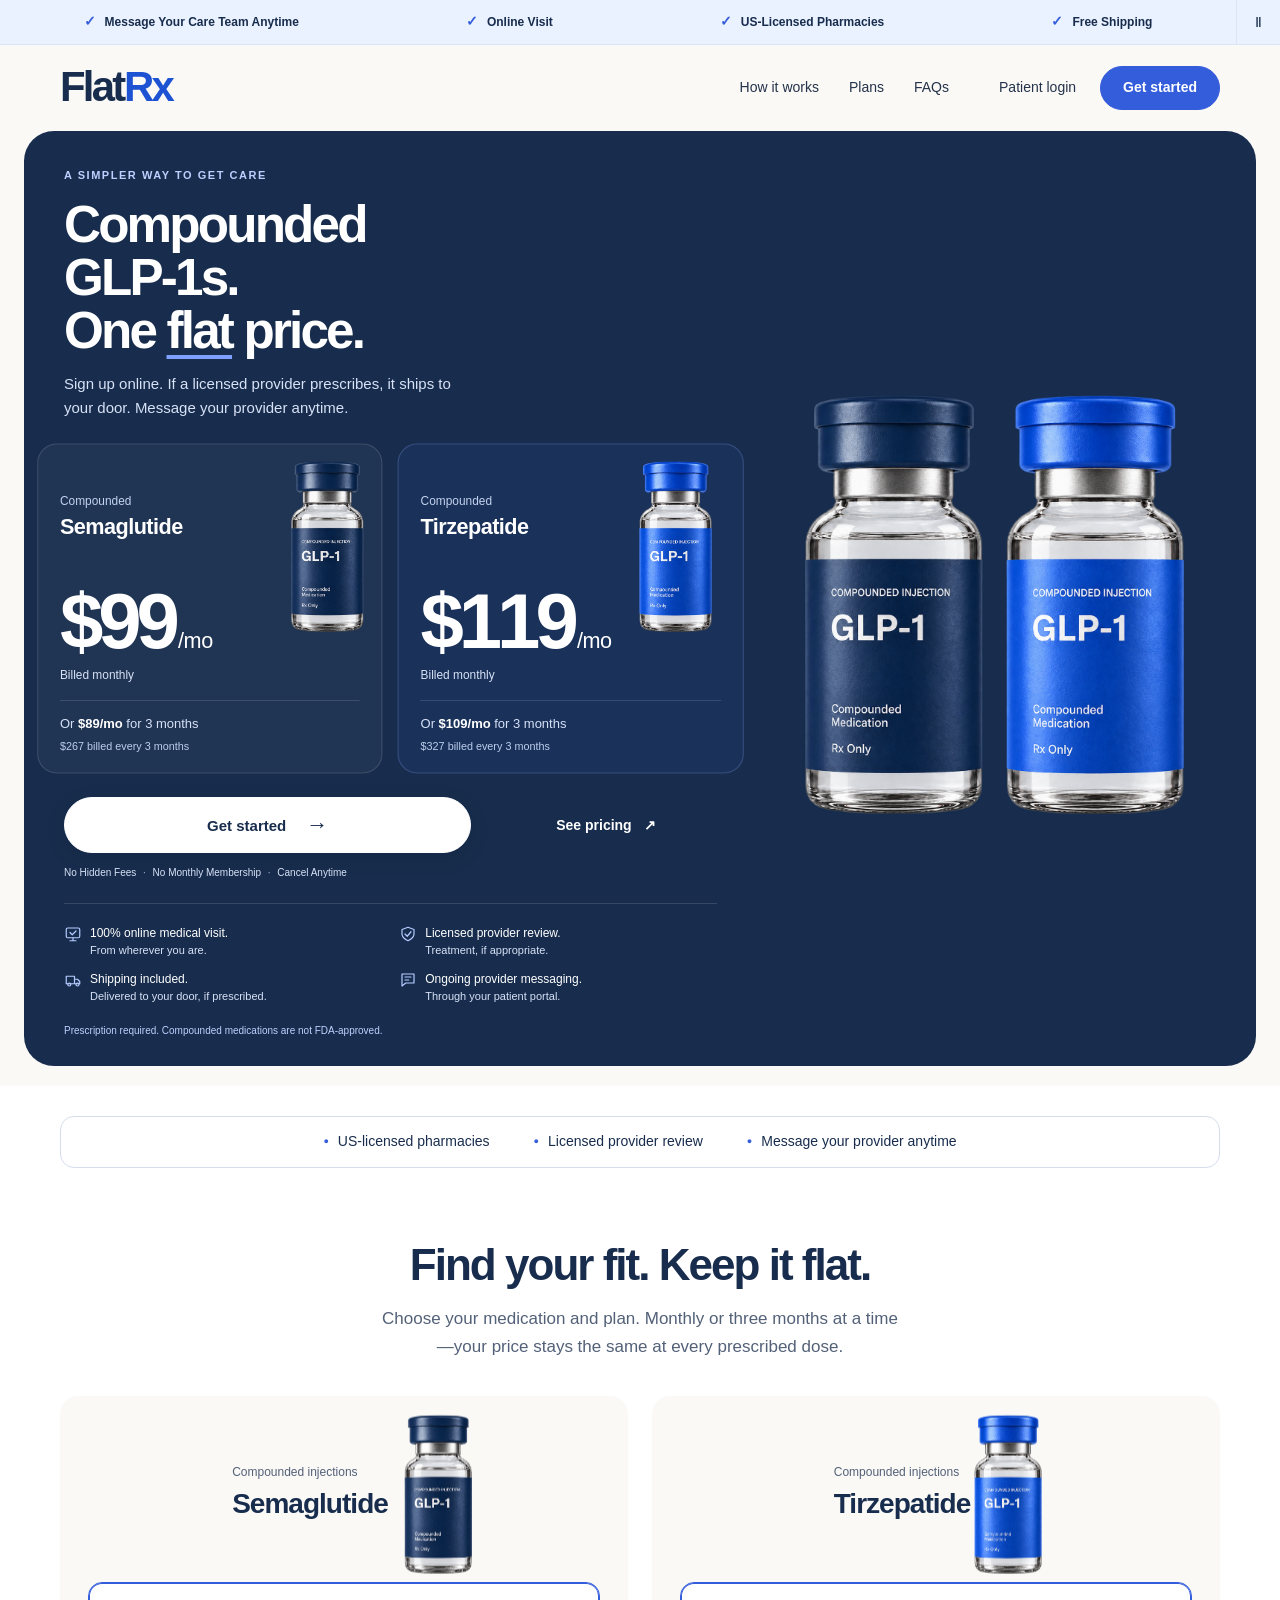
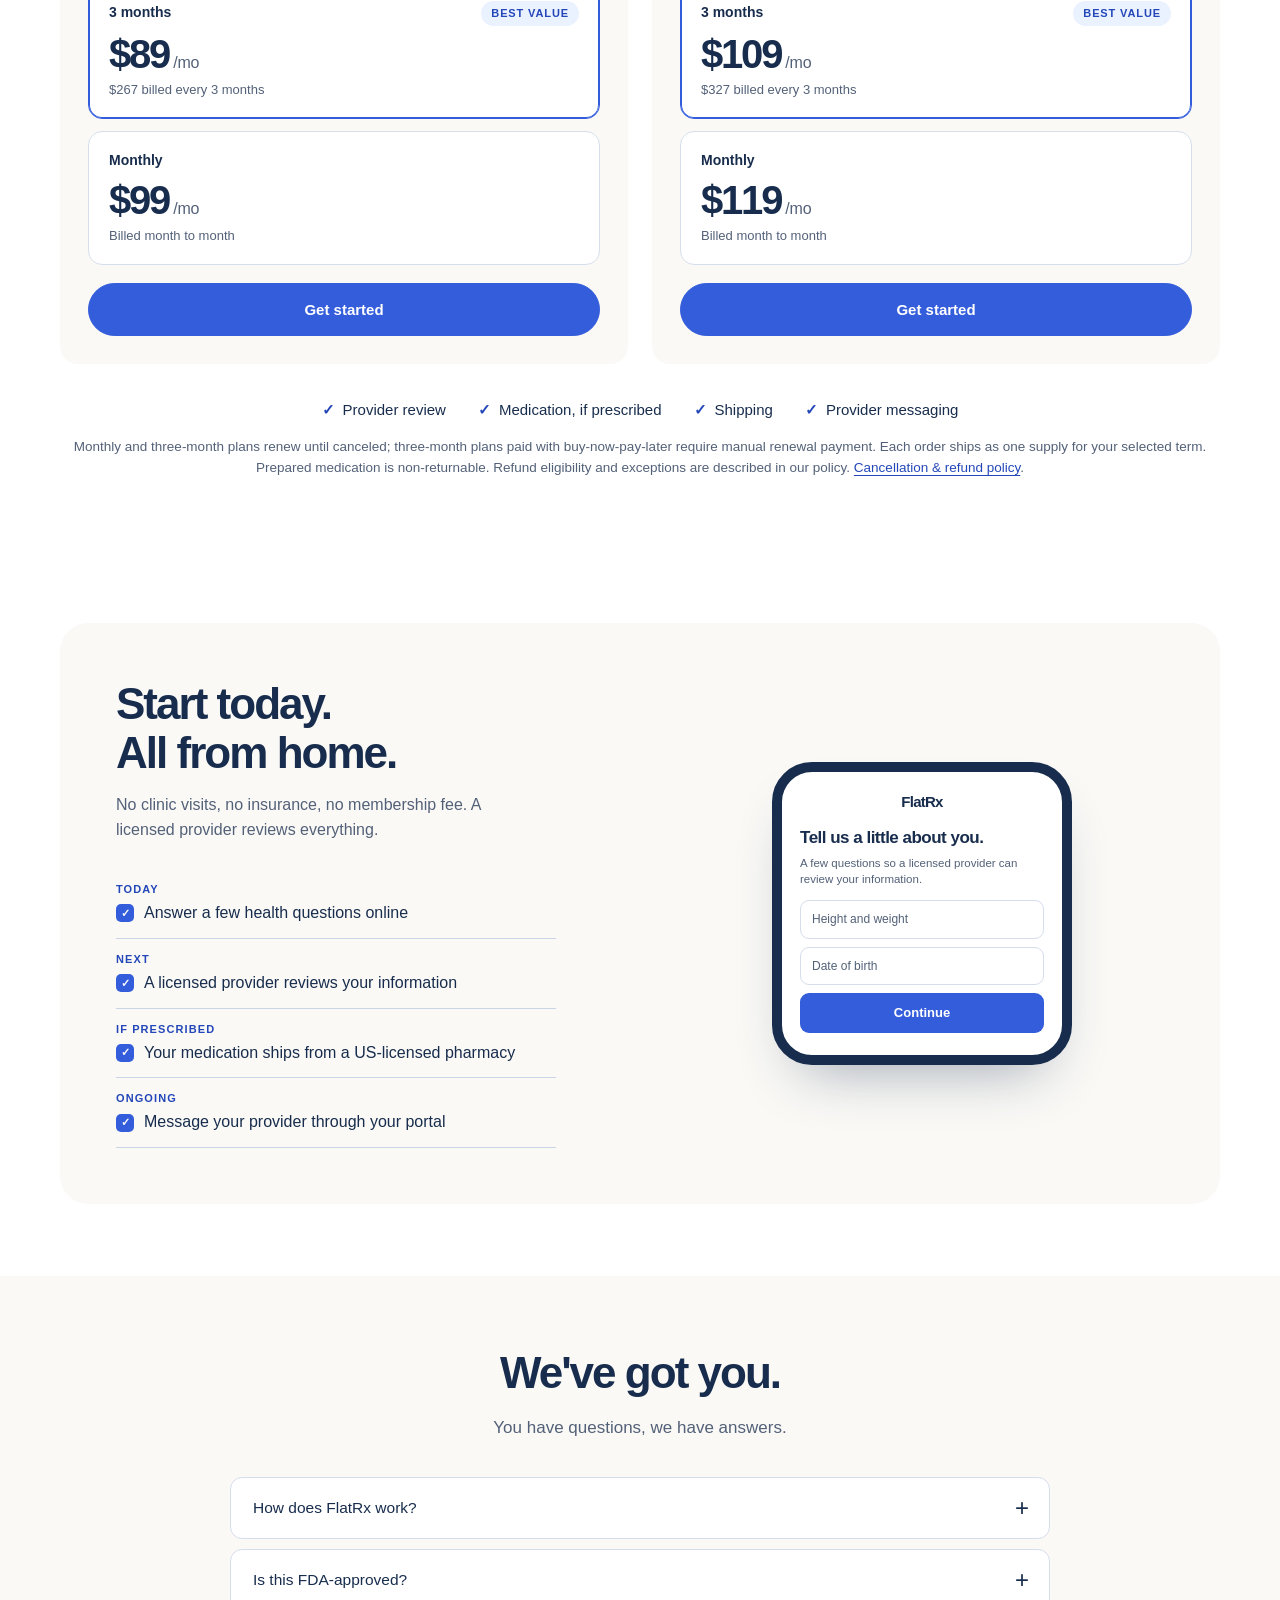
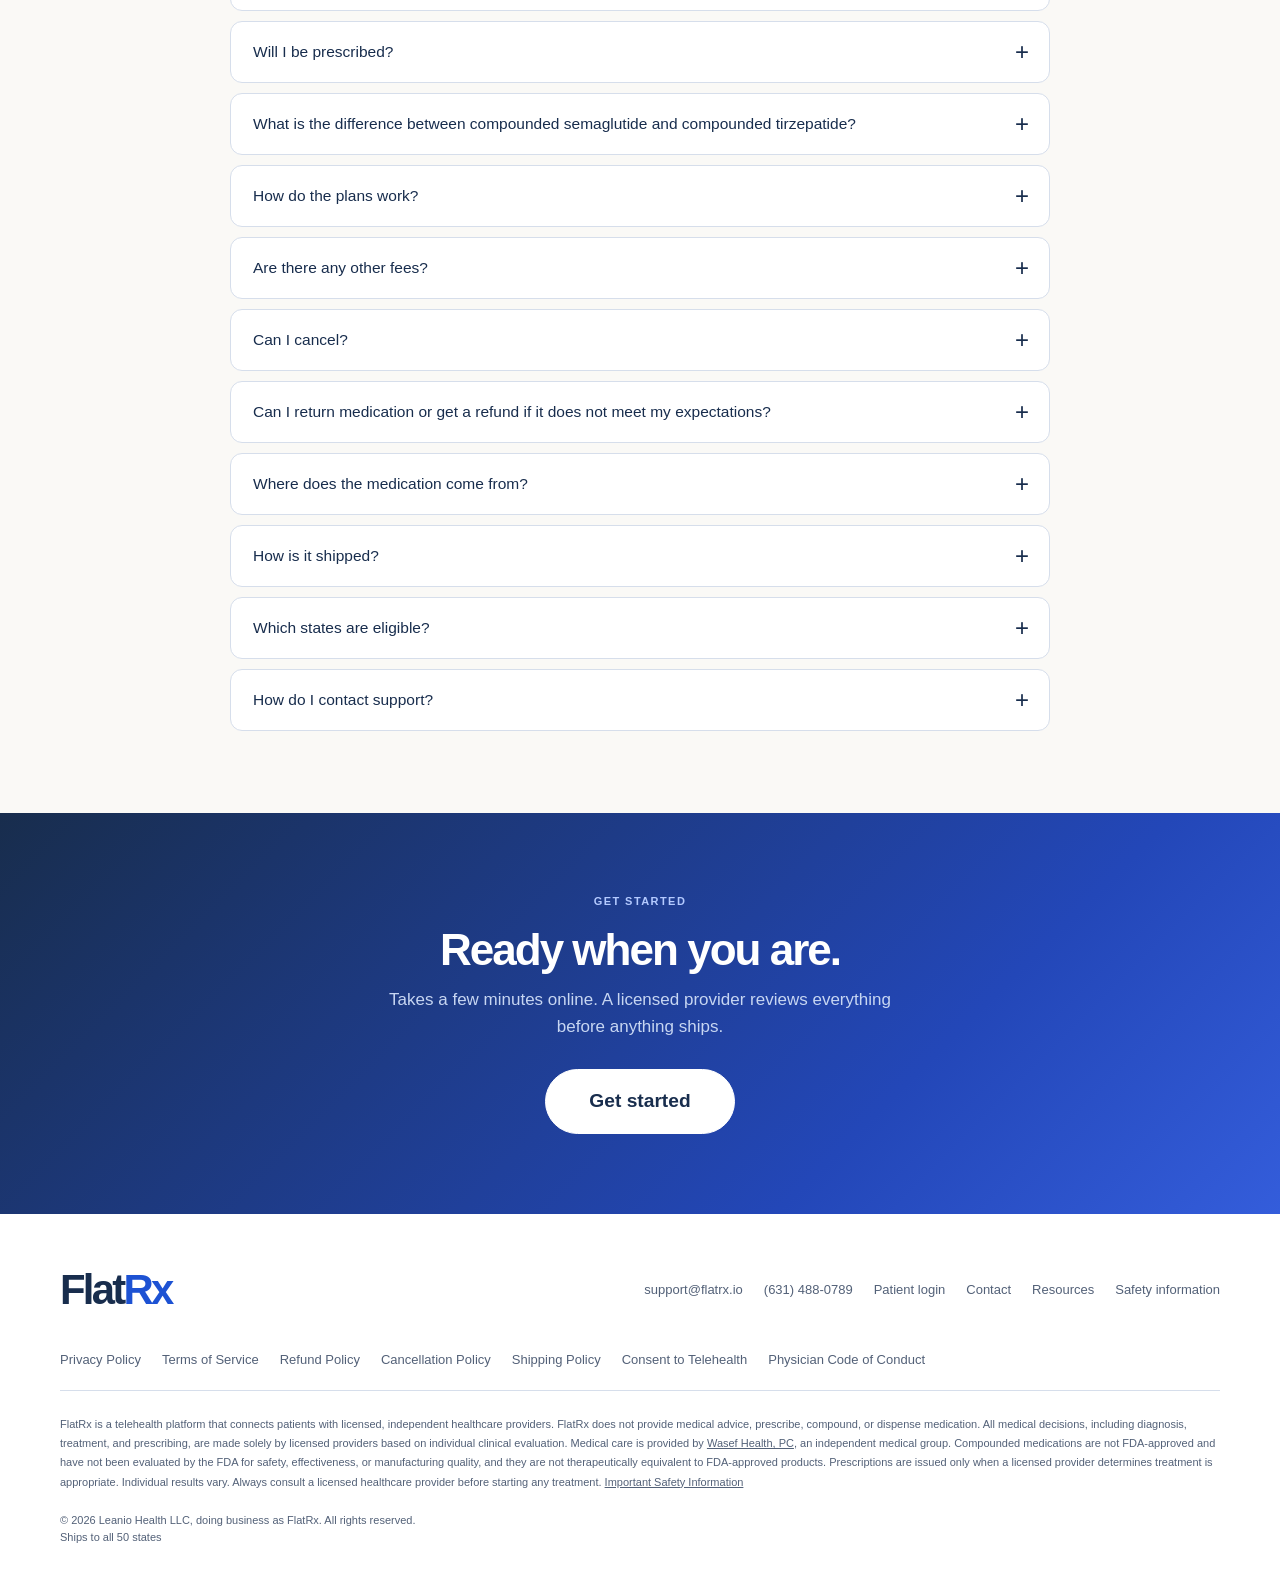
<file: index.html>
<!doctype html>
<html lang="en">
<head>
  <meta charset="utf-8">
  <meta name="viewport" content="width=device-width, initial-scale=1">
  <link rel="icon" href="/favicon.ico" sizes="48x48">
  <link rel="icon" type="image/svg+xml" href="/favicon.svg">
  <link rel="icon" type="image/png" sizes="32x32" href="/favicon-32x32.png">
  <link rel="icon" type="image/png" sizes="16x16" href="/favicon-16x16.png">
  <link rel="apple-touch-icon" sizes="180x180" href="/apple-touch-icon.png">
  <title data-bind="BRAND_NAME">FlatRx</title>
  <meta name="description" content="Compounded GLP-1 medication at one flat price, if a licensed provider prescribes it. Compounded medications are not FDA-approved.">
  <link rel="stylesheet" href="styles.css?v=20261020d">
</head>
<body>
  <a class="skip-link" href="#main">Skip to content</a>

  <aside class="fx-marquee" aria-label="Service highlights">
    <div class="fx-marquee-window"><div class="fx-marquee-track" data-marquee></div></div>
    <button class="fx-marquee-toggle" type="button" aria-label="Pause animations" aria-pressed="false">Ⅱ</button>
  </aside>

  <!-- Top bar -->
  <header class="top">
    <div class="wrap top-inner">
      <a href="#main" class="brand"><span class="brand-flat">Flat</span><span class="brand-rx">Rx</span></a>
      <nav class="nav" aria-label="Main navigation"><a href="#how">How it works</a><a href="#plans">Plans</a><a href="#faq">FAQs</a></nav>
      <a class="top-login" href="https://my.flatrx.io/"><span class="top-login-full">Patient login</span><span class="top-login-short">Log in</span></a>
      <a class="btn btn-sm" data-cta data-bind="CTA_LABEL">Get started</a>
    </div>
  </header>

  <main id="main">

    <!-- FlatRx hero: integrated navy photography and a primary intake CTA beside pricing. -->
    <section class="fx-hero" aria-labelledby="hero-heading">
      <div class="fx-panel">
        <div class="fx-content">
          <p class="fx-eyebrow">A simpler way to get care</p>
          <h1 id="hero-heading" data-bind="HERO_HEADLINE">Compounded GLP-1s. One flat price.</h1>
          <p class="fx-sub" data-bind="HERO_SUB">Sign up online. If a licensed provider prescribes, it ships to your door. Message your provider anytime.</p>

          <div class="fx-med-offers" id="price" aria-label="Medication pricing">
            <article class="fx-med-offer fx-med-navy" aria-labelledby="hero-navy">
              <div class="fx-med-heading"><div><p class="fx-med-kind">Compounded</p><h2 id="hero-navy">Semaglutide</h2></div><span class="fx-single-vial fx-single-navy" aria-hidden="true"><img src="assets/hero-vials-seamless.png" alt="" width="1254" height="1254"></span></div>
              <p class="fx-med-price">$<span data-price="SEMAGLUTIDE.monthly">99</span><span class="fx-med-per">/mo</span></p>
              <p class="fx-med-monthly">Billed monthly</p>
              <div class="fx-med-quarter"><p>Or <strong>$<span data-price="SEMAGLUTIDE.three_month_monthly">89</span>/mo</strong> for 3 months</p><p class="fx-med-total">$<span data-price="SEMAGLUTIDE.three_month_billed">267</span> billed every 3 months</p></div>
            </article>
            <article class="fx-med-offer fx-med-blue" aria-labelledby="hero-blue">
              <div class="fx-med-heading"><div><p class="fx-med-kind">Compounded</p><h2 id="hero-blue">Tirzepatide</h2></div><span class="fx-single-vial fx-single-blue" aria-hidden="true"><img src="assets/hero-vials-seamless.png" alt="" width="1254" height="1254"></span></div>
              <p class="fx-med-price">$<span data-price="TIRZEPATIDE.monthly">119</span><span class="fx-med-per">/mo</span></p>
              <p class="fx-med-monthly">Billed monthly</p>
              <div class="fx-med-quarter"><p>Or <strong>$<span data-price="TIRZEPATIDE.three_month_monthly">109</span>/mo</strong> for 3 months</p><p class="fx-med-total">$<span data-price="TIRZEPATIDE.three_month_billed">327</span> billed every 3 months</p></div>
            </article>
          </div>

          <div class="fx-actions">
            <a class="btn btn-lg" data-cta data-bind="CTA_LABEL">Get started</a>
            <a class="btn btn-lg fx-secondary" href="#plans">See pricing <span aria-hidden="true">↗</span></a>
          </div>
          <p class="fx-reassurance">No Hidden Fees <span>·</span> No Monthly Membership <span>·</span> Cancel Anytime</p>

          <ul class="fx-benefits">
            <li><svg viewBox="0 0 24 24" aria-hidden="true"><rect x="3" y="4" width="18" height="13" rx="2"/><path d="M8 21h8m-4-4v4m-4-11 3 3 5-5"/></svg><span><strong>100% online medical visit.</strong> From wherever you are.</span></li>
            <li><svg viewBox="0 0 24 24" aria-hidden="true"><path d="m12 3 8 3v6c0 5-8 9-8 9s-8-4-8-9V6l8-3Z"/><path d="m8 12 3 3 5-6"/></svg><span><strong>Licensed provider review.</strong> Treatment, if appropriate.</span></li>
            <li><svg viewBox="0 0 24 24" aria-hidden="true"><path d="M3 7h11v10H3zm11 4h4l3 3v3h-7"/><circle cx="7" cy="18" r="2"/><circle cx="18" cy="18" r="2"/></svg><span><strong>Shipping included.</strong> Delivered to your door, if prescribed.</span></li>
            <li><svg viewBox="0 0 24 24" aria-hidden="true"><path d="M4 4h16v12H9l-5 4V4Z"/><path d="M8 8h8m-8 4h5"/></svg><span><strong>Ongoing provider messaging.</strong> Through your patient portal.</span></li>
          </ul>
          <p class="fx-prescription">Prescription required. Compounded medications are not FDA-approved.</p>
        </div>
        <figure class="fx-person fx-product">
          <img src="assets/hero-vials-seamless.png" alt="Illustrative compounded medication vials" width="1254" height="1254" fetchpriority="high">
        </figure>
      </div>
    </section>

    <!-- Feature strip -->
    <div class="wrap">
      <ul class="strip" aria-label="Highlights">
        <li><span class="ico" aria-hidden="true">&#9679;</span>US-licensed pharmacies</li>
        <li><span class="ico" aria-hidden="true">&#9679;</span>Licensed provider review</li>
        <li><span class="ico" aria-hidden="true">&#9679;</span>Message your provider anytime</li>
      </ul>
    </div>

    <!-- Plans -->
    <section class="sec" id="plans">
      <div class="wrap">
        <h2 class="center">Find your fit. Keep it flat.</h2>
        <p class="lead center">Choose your medication and plan. Monthly or three months at a time—your price stays the same at every prescribed dose.</p>
        <div class="plans">
          <article class="plan-col" data-medication="semaglutide">
            <div class="plan-product"><div><p class="plan-product-kind">Compounded injections</p><h3>Semaglutide</h3></div><span class="plan-vial plan-vial-navy"><img src="assets/hero-vials-seamless.png" alt="Illustrative semaglutide vial" width="1254" height="1254" loading="lazy"></span></div>
            <label class="plan"><input class="plan-choice" type="radio" name="semaglutide-plan" value="quarterly" checked>
              <span class="plan-head"><span class="plan-name">3 months</span><span class="tag">Best value</span></span>
              <span class="plan-amt">$<span data-price="SEMAGLUTIDE.three_month_monthly">89</span><span class="per">/mo</span></span>
              <span class="plan-bill">$<span data-price="SEMAGLUTIDE.three_month_billed">267</span> billed every 3 months</span>
            </label>
            <label class="plan"><input class="plan-choice" type="radio" name="semaglutide-plan" value="monthly">
              <span class="plan-head"><span class="plan-name">Monthly</span></span>
              <span class="plan-amt">$<span data-price="SEMAGLUTIDE.monthly">99</span><span class="per">/mo</span></span>
              <span class="plan-bill">Billed month to month</span>
            </label>
            <a class="btn btn-block" data-cta data-bind="CTA_LABEL">Get started</a>
          </article>
          <article class="plan-col" data-medication="tirzepatide">
            <div class="plan-product"><div><p class="plan-product-kind">Compounded injections</p><h3>Tirzepatide</h3></div><span class="plan-vial plan-vial-blue"><img src="assets/hero-vials-seamless.png" alt="Illustrative tirzepatide vial" width="1254" height="1254" loading="lazy"></span></div>
            <label class="plan"><input class="plan-choice" type="radio" name="tirzepatide-plan" value="quarterly" checked>
              <span class="plan-head"><span class="plan-name">3 months</span><span class="tag">Best value</span></span>
              <span class="plan-amt">$<span data-price="TIRZEPATIDE.three_month_monthly">109</span><span class="per">/mo</span></span>
              <span class="plan-bill">$<span data-price="TIRZEPATIDE.three_month_billed">327</span> billed every 3 months</span>
            </label>
            <label class="plan"><input class="plan-choice" type="radio" name="tirzepatide-plan" value="monthly">
              <span class="plan-head"><span class="plan-name">Monthly</span></span>
              <span class="plan-amt">$<span data-price="TIRZEPATIDE.monthly">119</span><span class="per">/mo</span></span>
              <span class="plan-bill">Billed month to month</span>
            </label>
            <a class="btn btn-block" data-cta data-bind="CTA_LABEL">Get started</a>
          </article>
        </div>
        <ul class="includes">
          <li>Provider review</li>
          <li>Medication, if prescribed</li>
          <li>Shipping</li>
          <li>Provider messaging</li>
        </ul>
        <p class="plans-note">Monthly and three-month plans renew until canceled; three-month plans paid with buy-now-pay-later require manual renewal payment. Each order ships as one supply for your selected term. Prepared medication is non-returnable. Refund eligibility and exceptions are described in our policy. <a href="/refund-policy/">Cancellation &amp; refund policy</a>.</p>
      </div>
    </section>

    <!-- How it works -->
    <section class="sec" id="how">
      <div class="wrap">
        <div class="panel how-grid">
          <div class="how-copy">
            <h2>Start today.<br>All from home.</h2>
            <p class="lead">No clinic visits, no insurance, no membership fee. A licensed provider reviews everything.</p>
            <ol class="timeline">
              <li><span class="when">Today</span><span class="what">Answer a few health questions online</span></li>
              <li><span class="when">Next</span><span class="what">A licensed provider reviews your information</span></li>
              <li><span class="when">If prescribed</span><span class="what">Your medication ships from a US-licensed pharmacy</span></li>
              <li><span class="when">Ongoing</span><span class="what">Message your provider through your portal</span></li>
            </ol>
          </div>
          <div class="how-art" aria-hidden="true">
            <div class="phone">
              <div class="phone-top"><span class="phone-brand" data-bind="BRAND_NAME">FlatRx</span></div>
              <p class="phone-h">Tell us a little about you.</p>
              <p class="phone-p">A few questions so a licensed provider can review your information.</p>
              <div class="phone-field"><span>Height and weight</span></div>
              <div class="phone-field"><span>Date of birth</span></div>
              <div class="phone-btn">Continue</div>
            </div>
          </div>
        </div>
      </div>
    </section>

    <!-- FAQ -->
    <section class="sec sec-cream" id="faq">
      <div class="wrap faq-wrap">
        <h2 class="center">We've got you.</h2>
        <p class="lead center">You have questions, we have answers.</p>
        <div class="faq">
          <details>
            <summary>How does <span data-bind="BRAND_NAME">FlatRx</span> work?</summary>
            <p>You answer health questions online. A licensed, independent provider reviews them and decides whether treatment is appropriate for you. If a prescription is written, a US-licensed compounding pharmacy prepares your medication and ships it to your door. You can message your provider through your portal.</p>
          </details>
          <details>
            <summary>Is this FDA-approved?</summary>
            <p>No. Compounded medications are not FDA-approved and have not been evaluated by the FDA for safety, effectiveness, or quality. They are prepared by state-licensed 503A compounding pharmacies under a prescription from a licensed provider.</p>
          </details>
          <details>
            <summary>Will I be prescribed?</summary>
            <p>Only if a licensed, independent provider reviews your information and decides treatment is appropriate for you. <span data-bind="BRAND_NAME">FlatRx</span> does not prescribe medication or give medical advice.</p>
          </details>
          <details>
            <summary>What is the difference between compounded semaglutide and compounded tirzepatide?</summary>
            <p>Both are GLP-1 receptor agonists taken as a weekly injection. Compounded tirzepatide also acts on a second receptor, GIP. Your provider decides which medication, if either, is appropriate for you.</p>
          </details>
          <details>
            <summary>How do the plans work?</summary>
            <p>Each medication has a three-month plan, billed every three months at the lower monthly rate, and a month-to-month plan. Both include the provider review, your medication if prescribed, shipping, and provider messaging. The price does not change when your provider adjusts your dose.</p>
          </details>
          <details>
            <summary>Are there any other fees?</summary>
            <p>No. There is no membership fee, no consultation fee, and no insurance requirement. The plan price is the whole price.</p>
          </details>
          <details>
            <summary>Can I cancel?</summary>
            <p>Yes. Message your FlatRx care team through your patient portal or email support@flatrx.io before your next renewal is charged to stop future billing. Renewals charged before cancellation are not refunded, except as stated in our policy. Your first shipment is refundable until the pharmacy prepares it. <a href="/refund-policy/">Read our cancellation and refund policy</a>.</p>
          </details>
          <details>
            <summary>Can I return medication or get a refund if it does not meet my expectations?</summary>
            <p>No. Once the pharmacy has prepared and labeled your order, it cannot be returned or refunded, even if vials are unopened or medication is unused. Everyone responds differently; results are not guaranteed. Dissatisfaction, a change of mind, or deciding not to continue does not qualify a prepared order for a refund. Each one-month or three-month order ships as a single supply, so unused medication or months are not refunded. <a href="/refund-policy/">See the full policy and exceptions</a>.</p>
          </details>
          <details>
            <summary>Where does the medication come from?</summary>
            <p>From US-licensed 503A compounding pharmacies. Which pharmacy fills your prescription depends on your state and the formulation your provider prescribes.</p>
          </details>
          <details>
            <summary>How is it shipped?</summary>
            <p>Directly to your door with tracking. You'll receive a notification when it ships. Refrigerate your medication when it arrives.</p>
          </details>
          <details>
            <summary>Which states are eligible?</summary>
            <p>FlatRx is available in all 50 states.</p>
          </details>
          <details>
            <summary>How do I contact support?</summary>
            <p>Email <a data-mailto="SUPPORT_EMAIL" href="#" data-bind="SUPPORT_EMAIL">support@flatrx.io</a> or call <a data-tel="SUPPORT_PHONE" href="#" data-bind="SUPPORT_PHONE">(631) 488-0789</a>.</p>
          </details>
        </div>
      </div>
    </section>

    <!-- Closing band -->
    <section class="band">
      <div class="wrap center">
        <p class="eyebrow light">Get started</p>
        <h2>Ready when you are.</h2>
        <p class="lead light">Takes a few minutes online. A licensed provider reviews everything before anything ships.</p>
        <a class="btn btn-white btn-lg" data-cta data-bind="CTA_LABEL">Get started</a>
      </div>
    </section>

  </main>

  <!-- Footer -->
  <footer class="foot">
    <div class="wrap">
      <div class="foot-row">
        <p class="brand"><span class="brand-flat">Flat</span><span class="brand-rx">Rx</span></p>
        <p class="foot-links">
          <a data-mailto="SUPPORT_EMAIL" href="mailto:support@flatrx.io" data-bind="SUPPORT_EMAIL">support@flatrx.io</a>
          <a data-tel="SUPPORT_PHONE" href="tel:+16314880789" data-bind="SUPPORT_PHONE">(631) 488-0789</a>
          <a href="https://my.flatrx.io/">Patient login</a>
          <a href="/contact/">Contact</a>
          <a href="/resources/">Resources</a>
          <a href="/safety/">Safety information</a>
        </p>
      </div>
      <p class="foot-links foot-legal">
        <a href="/privacy/">Privacy Policy</a>
        <a href="/terms/">Terms of Service</a>
        <a href="/refund-policy/">Refund Policy</a>
        <a href="/cancellation-policy/">Cancellation Policy</a>
        <a href="/shipping-policy/">Shipping Policy</a>
        <a href="/telehealth-consent/">Consent to Telehealth</a>
        <a href="/code-of-conduct/">Physician Code of Conduct</a>
      </p>
      <p class="disclaimer"><span data-bind="BRAND_NAME">FlatRx</span> is a telehealth platform that connects patients with licensed, independent healthcare providers. <span data-bind="BRAND_NAME">FlatRx</span> does not provide medical advice, prescribe, compound, or dispense medication. All medical decisions, including diagnosis, treatment, and prescribing, are made solely by licensed providers based on individual clinical evaluation. Medical care is provided by <a data-href="PROVIDER_URL" href="https://wasef-health.com/"><span data-bind="PROVIDER_GROUP">Wasef Health, PC</span></a>, an independent medical group. Compounded medications are not FDA-approved and have not been evaluated by the FDA for safety, effectiveness, or manufacturing quality, and they are not therapeutically equivalent to FDA-approved products. Prescriptions are issued only when a licensed provider determines treatment is appropriate. Individual results vary. Always consult a licensed healthcare provider before starting any treatment. <a href="/safety/">Important Safety Information</a></p>
      <p class="copyright">&copy; <span data-year>2026</span> <span data-bind="LEGAL_ENTITY">Leanio Health LLC, doing business as FlatRx</span>. All rights reserved.</p>
      <p class="foot-addr">Ships to all 50 states</p>
    </div>
  </footer>

  <script src="config.js?v=20261019"></script>
  <script src="app.js?v=20261019"></script>
</body>
</html>
</file>
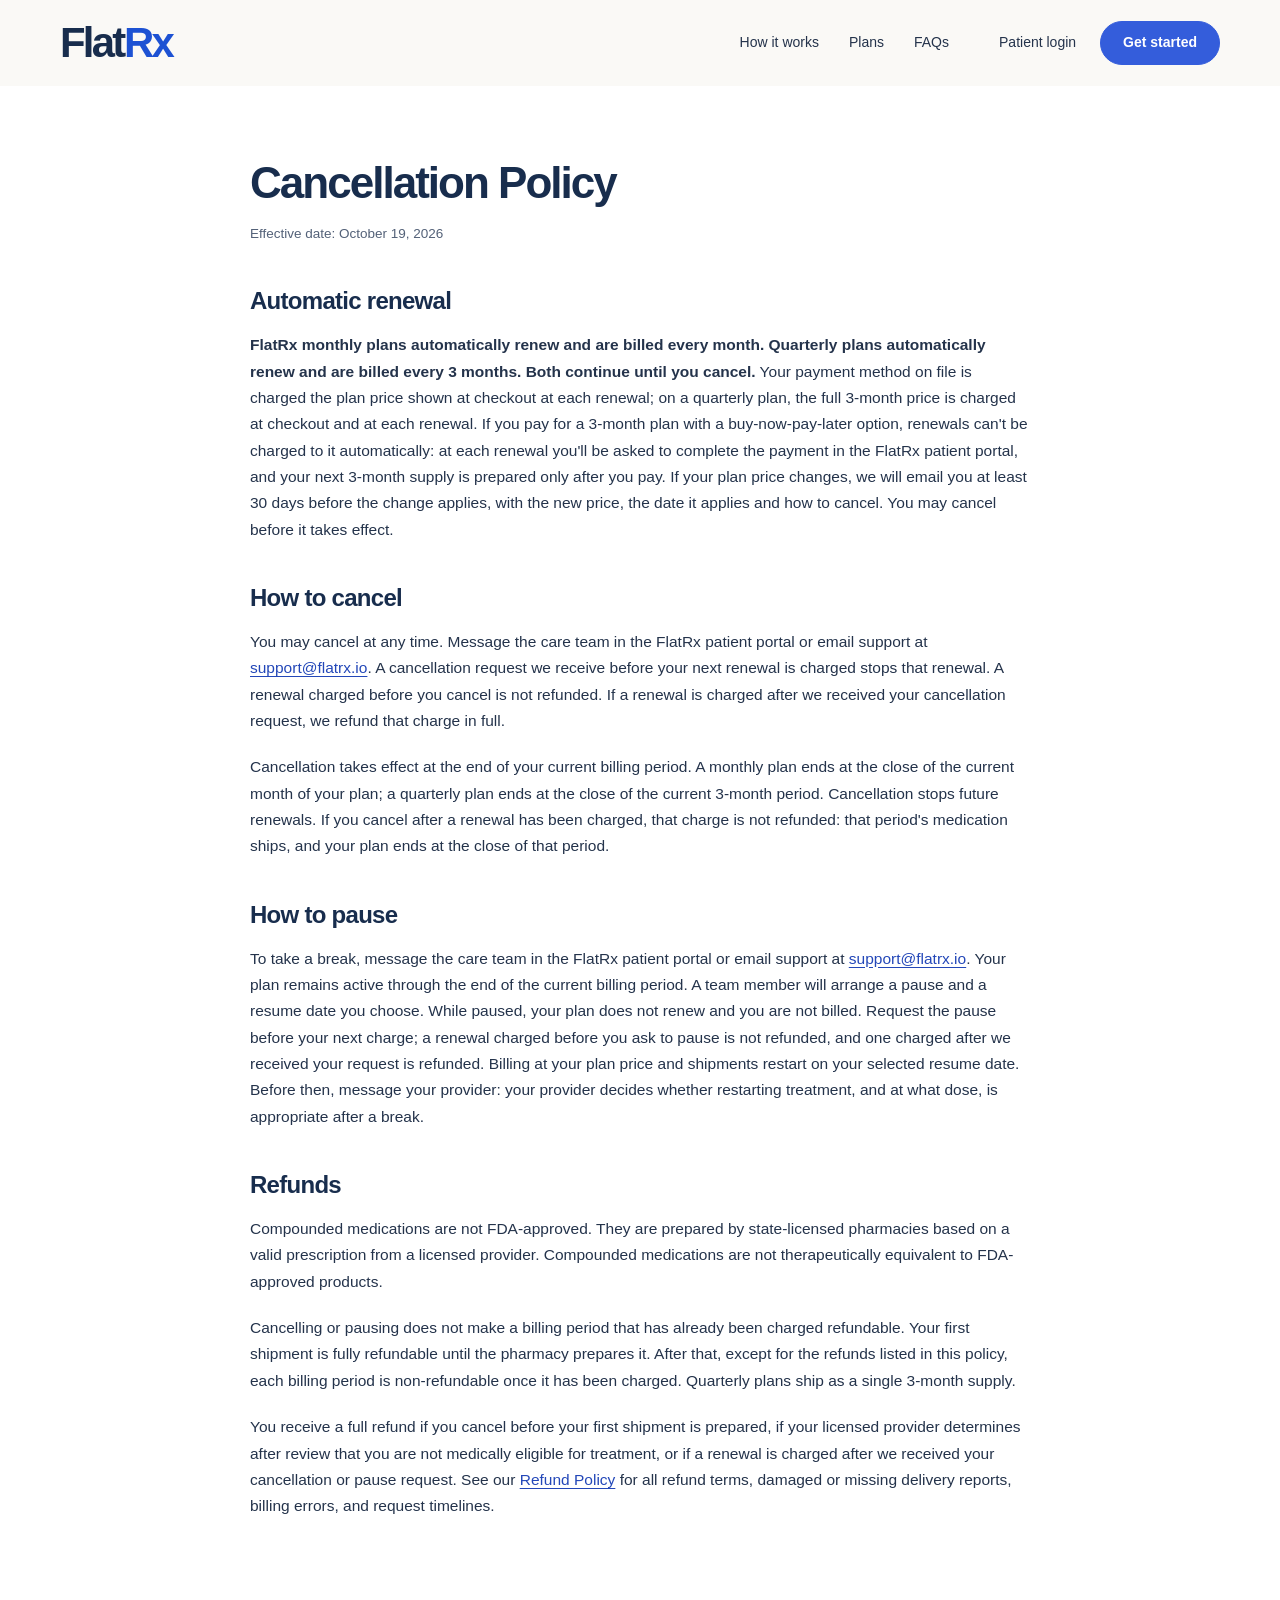
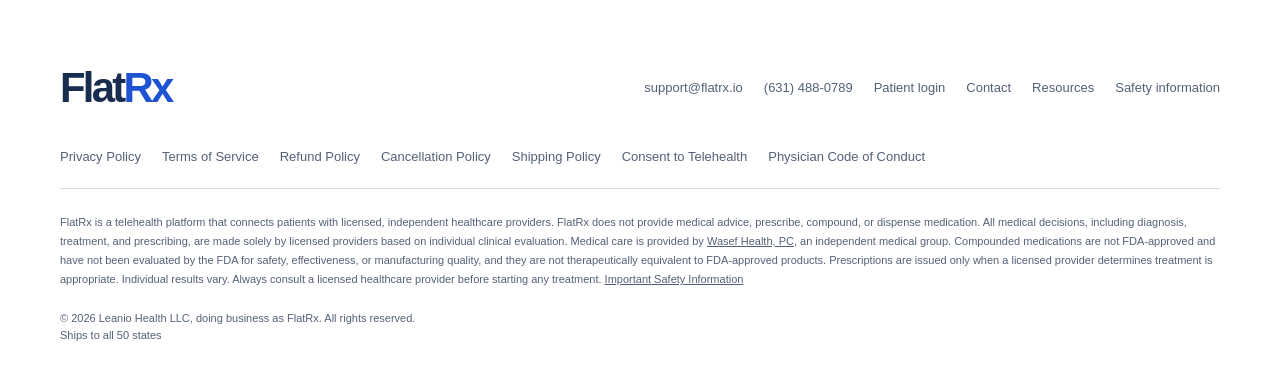
<file: cancellation-policy/index.html>
<!doctype html>
<html lang="en">
  <head>
    <meta charset="utf-8">
    <meta name="viewport" content="width=device-width, initial-scale=1">
    <meta name="robots" content="noindex, nofollow">
  <link rel="icon" href="/favicon.ico" sizes="48x48">
  <link rel="icon" type="image/svg+xml" href="/favicon.svg">
  <link rel="icon" type="image/png" sizes="32x32" href="/favicon-32x32.png">
  <link rel="icon" type="image/png" sizes="16x16" href="/favicon-16x16.png">
  <link rel="apple-touch-icon" sizes="180x180" href="/apple-touch-icon.png">
    <title>Cancellation Policy | FlatRx</title>
    <meta name="description" content="How to cancel or pause a FlatRx plan, when cancellation takes effect, and how automatic renewal works.">
    <link rel="stylesheet" href="/styles.css?v=20261020d">
  </head>
  <body>
    <a class="skip-link" href="#main">Skip to content</a>

    <header class="top">
      <div class="wrap top-inner">
        <a href="/" class="brand"><span class="brand-flat">Flat</span><span class="brand-rx">Rx</span></a>
        <nav class="nav" aria-label="Main navigation">
          <a href="/#how">How it works</a>
          <a href="/#plans">Plans</a>
          <a href="/#faq">FAQs</a>
        </nav>
        <a class="top-login" href="https://my.flatrx.io/"><span class="top-login-full">Patient login</span><span class="top-login-short">Log in</span></a>
        <a class="btn btn-sm" href="https://start.flatrx.io/start-online-visit/xtdy9j" rel="noopener">Get started</a>
      </div>
    </header>

    <main id="main" class="legal">
      <div class="wrap legal-wrap">
        <article class="legal-doc">
          <h1>Cancellation Policy</h1>
        <p class="legal-meta">Effective date: October 19, 2026</p>
        <h2 id="automatic-renewal">Automatic renewal</h2>
        <p><strong>FlatRx monthly plans automatically renew and are billed every month. Quarterly plans automatically renew and are billed every 3 months. Both continue until you cancel.</strong> Your payment method on file is charged the plan price shown at checkout at each renewal; on a quarterly plan, the full 3-month price is charged at checkout and at each renewal. If you pay for a 3-month plan with a buy-now-pay-later option, renewals can't be charged to it automatically: at each renewal you'll be asked to complete the payment in the FlatRx patient portal, and your next 3-month supply is prepared only after you pay. If your plan price changes, we will email you at least 30 days before the change applies, with the new price, the date it applies and how to cancel. You may cancel before it takes effect.</p>
        <h2 id="how-to-cancel">How to cancel</h2>
        <p>You may cancel at any time. Message the care team in the FlatRx patient portal or email support at <a href="mailto:support@flatrx.io">support@flatrx.io</a>. A cancellation request we receive before your next renewal is charged stops that renewal. A renewal charged before you cancel is not refunded. If a renewal is charged after we received your cancellation request, we refund that charge in full.</p>
        <p>Cancellation takes effect at the end of your current billing period. A monthly plan ends at the close of the current month of your plan; a quarterly plan ends at the close of the current 3-month period. Cancellation stops future renewals. If you cancel after a renewal has been charged, that charge is not refunded: that period's medication ships, and your plan ends at the close of that period.</p>
        <h2 id="how-to-pause">How to pause</h2>
        <p>To take a break, message the care team in the FlatRx patient portal or email support at <a href="mailto:support@flatrx.io">support@flatrx.io</a>. Your plan remains active through the end of the current billing period. A team member will arrange a pause and a resume date you choose. While paused, your plan does not renew and you are not billed. Request the pause before your next charge; a renewal charged before you ask to pause is not refunded, and one charged after we received your request is refunded. Billing at your plan price and shipments restart on your selected resume date. Before then, message your provider: your provider decides whether restarting treatment, and at what dose, is appropriate after a break.</p>
        <h2 id="refunds">Refunds</h2>
        <p>Compounded medications are not FDA-approved. They are prepared by state-licensed pharmacies based on a valid prescription from a licensed provider. Compounded medications are not therapeutically equivalent to FDA-approved products.</p>
        <p>Cancelling or pausing does not make a billing period that has already been charged refundable. Your first shipment is fully refundable until the pharmacy prepares it. After that, except for the refunds listed in this policy, each billing period is non-refundable once it has been charged. Quarterly plans ship as a single 3-month supply.</p>
        <p>You receive a full refund if you cancel before your first shipment is prepared, if your licensed provider determines after review that you are not medically eligible for treatment, or if a renewal is charged after we received your cancellation or pause request. See our <a href="/refund-policy/">Refund Policy</a> for all refund terms, damaged or missing delivery reports, billing errors, and request timelines.</p>
        </article>
      </div>
    </main>

    <footer class="foot">
      <div class="wrap">
        <div class="foot-row">
          <p class="brand"><span class="brand-flat">Flat</span><span class="brand-rx">Rx</span></p>
          <p class="foot-links">
            <a href="mailto:support@flatrx.io">support@flatrx.io</a>
          <a href="tel:+16314880789">(631) 488-0789</a>
          <a href="https://my.flatrx.io/">Patient login</a>
          <a href="/contact/">Contact</a>
          <a href="/resources/">Resources</a>
          <a href="/safety/">Safety information</a>
          </p>
        </div>
        <p class="foot-links foot-legal">
        <a href="/privacy/">Privacy Policy</a>
        <a href="/terms/">Terms of Service</a>
        <a href="/refund-policy/">Refund Policy</a>
        <a href="/cancellation-policy/">Cancellation Policy</a>
        <a href="/shipping-policy/">Shipping Policy</a>
        <a href="/telehealth-consent/">Consent to Telehealth</a>
        <a href="/code-of-conduct/">Physician Code of Conduct</a>
      </p>
        <p class="disclaimer">FlatRx is a telehealth platform that connects patients with licensed, independent healthcare providers. FlatRx does not provide medical advice, prescribe, compound, or dispense medication. All medical decisions, including diagnosis, treatment, and prescribing, are made solely by licensed providers based on individual clinical evaluation. Medical care is provided by <a href="https://wasef-health.com/">Wasef Health, PC</a>, an independent medical group. Compounded medications are not FDA-approved and have not been evaluated by the FDA for safety, effectiveness, or manufacturing quality, and they are not therapeutically equivalent to FDA-approved products. Prescriptions are issued only when a licensed provider determines treatment is appropriate. Individual results vary. Always consult a licensed healthcare provider before starting any treatment. <a href="/safety/">Important Safety Information</a></p>
        <p class="copyright">&copy; 2026 Leanio Health LLC, doing business as FlatRx. All rights reserved.</p>
        <p class="foot-addr">Ships to all 50 states</p>
      </div>
    </footer>
  </body>
</html>
</file>
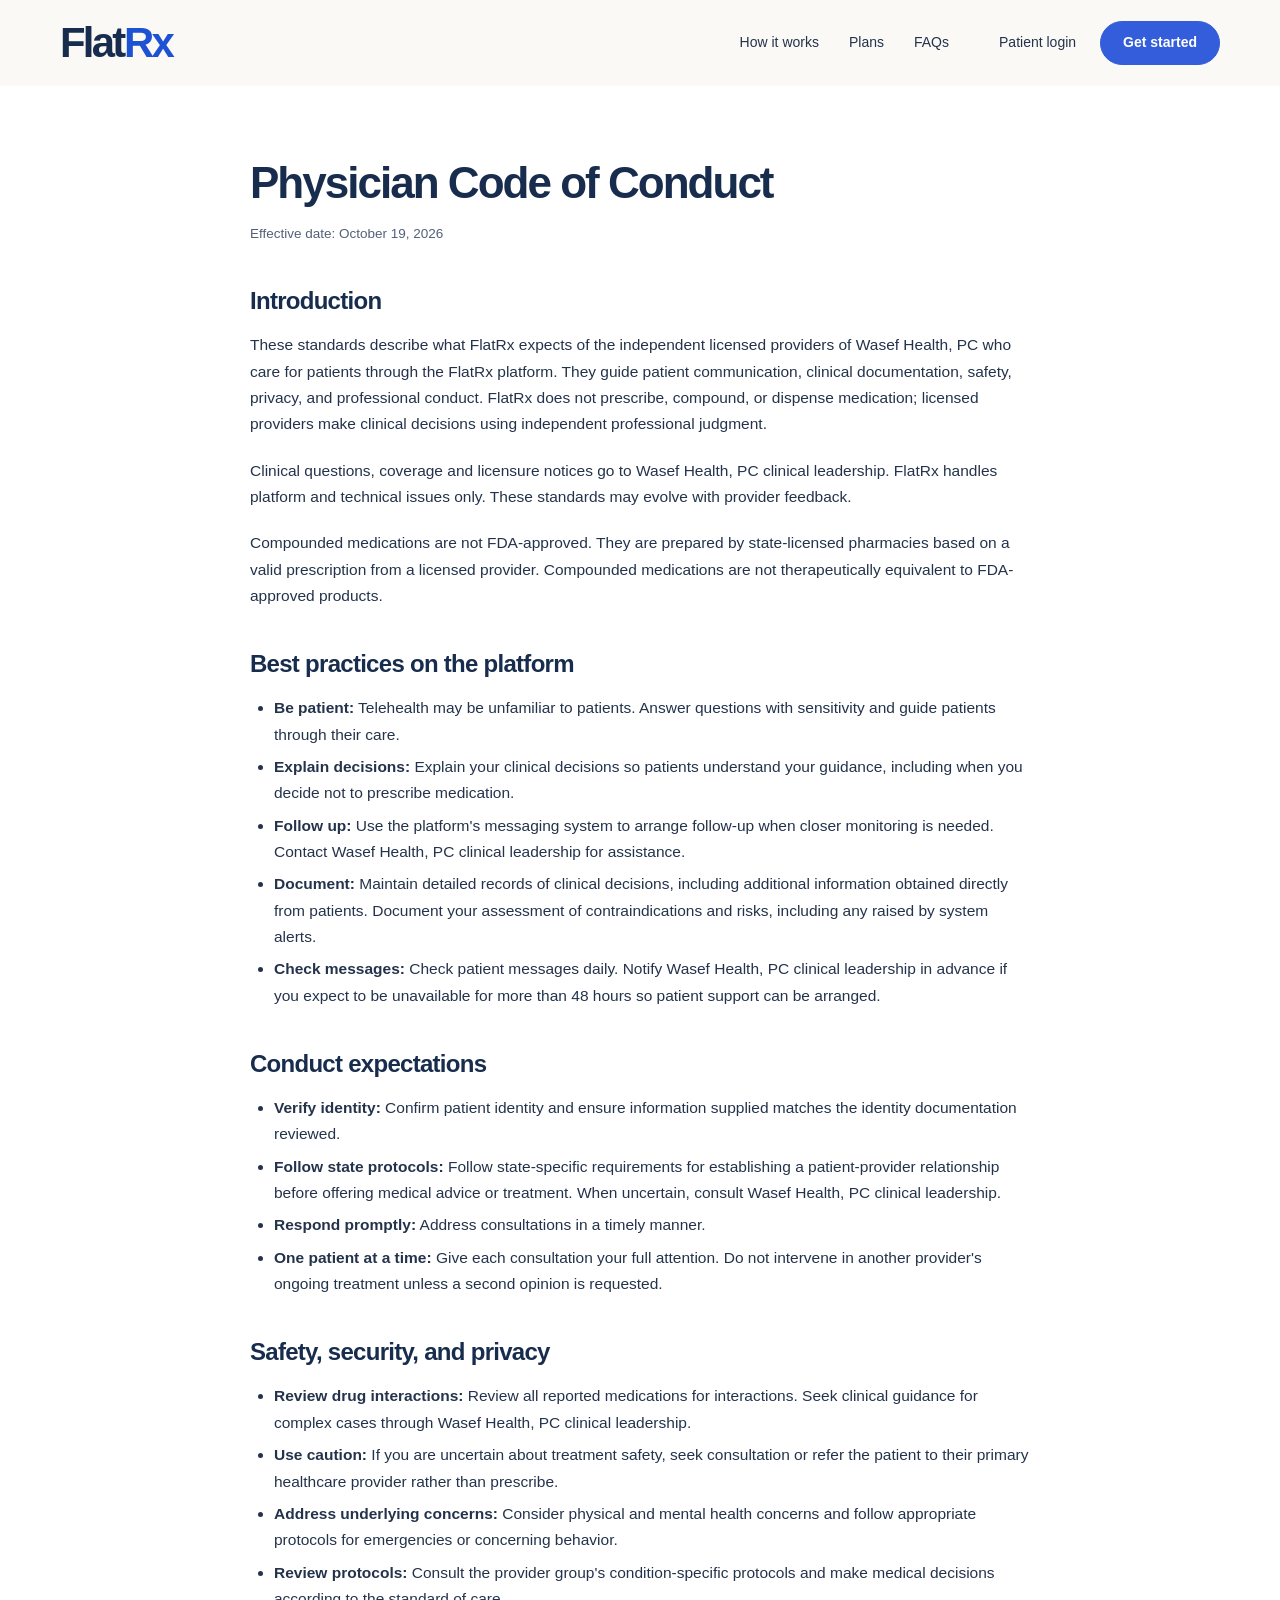
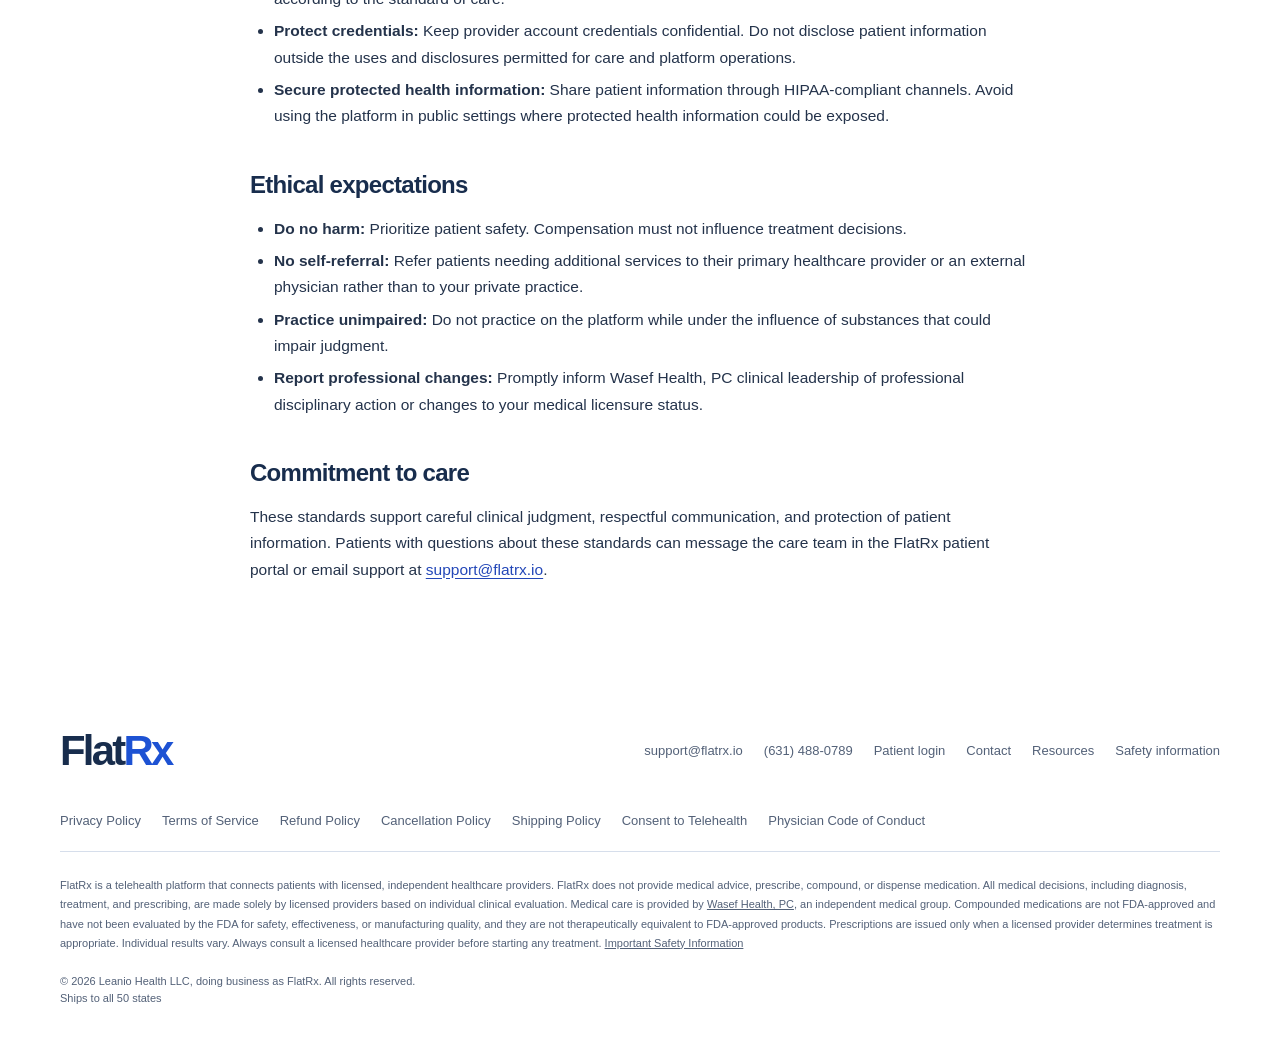
<file: code-of-conduct/index.html>
<!doctype html>
<html lang="en">
  <head>
    <meta charset="utf-8">
    <meta name="viewport" content="width=device-width, initial-scale=1">
    <meta name="robots" content="noindex, nofollow">
  <link rel="icon" href="/favicon.ico" sizes="48x48">
  <link rel="icon" type="image/svg+xml" href="/favicon.svg">
  <link rel="icon" type="image/png" sizes="32x32" href="/favicon-32x32.png">
  <link rel="icon" type="image/png" sizes="16x16" href="/favicon-16x16.png">
  <link rel="apple-touch-icon" sizes="180x180" href="/apple-touch-icon.png">
    <title>Physician Code of Conduct | FlatRx</title>
    <meta name="description" content="Standards for the independent licensed providers who care for patients through FlatRx.">
    <link rel="stylesheet" href="/styles.css?v=20261020d">
  </head>
  <body>
    <a class="skip-link" href="#main">Skip to content</a>

    <header class="top">
      <div class="wrap top-inner">
        <a href="/" class="brand"><span class="brand-flat">Flat</span><span class="brand-rx">Rx</span></a>
        <nav class="nav" aria-label="Main navigation">
          <a href="/#how">How it works</a>
          <a href="/#plans">Plans</a>
          <a href="/#faq">FAQs</a>
        </nav>
        <a class="top-login" href="https://my.flatrx.io/"><span class="top-login-full">Patient login</span><span class="top-login-short">Log in</span></a>
        <a class="btn btn-sm" href="https://start.flatrx.io/start-online-visit/xtdy9j" rel="noopener">Get started</a>
      </div>
    </header>

    <main id="main" class="legal">
      <div class="wrap legal-wrap">
        <article class="legal-doc">
          <h1>Physician Code of Conduct</h1>
        <p class="legal-meta">Effective date: October 19, 2026</p>
        <h2 id="introduction">Introduction</h2>
        <p>These standards describe what FlatRx expects of the independent licensed providers of Wasef Health, PC who care for patients through the FlatRx platform. They guide patient communication, clinical documentation, safety, privacy, and professional conduct. FlatRx does not prescribe, compound, or dispense medication; licensed providers make clinical decisions using independent professional judgment.</p>
        <p>Clinical questions, coverage and licensure notices go to Wasef Health, PC clinical leadership. FlatRx handles platform and technical issues only. These standards may evolve with provider feedback.</p>
        <p>Compounded medications are not FDA-approved. They are prepared by state-licensed pharmacies based on a valid prescription from a licensed provider. Compounded medications are not therapeutically equivalent to FDA-approved products.</p>
        <h2 id="best-practices-on-the-platform">Best practices on the platform</h2>
        <ul>
        <li><strong>Be patient:</strong> Telehealth may be unfamiliar to patients. Answer questions with sensitivity and guide patients through their care.</li>
        <li><strong>Explain decisions:</strong> Explain your clinical decisions so patients understand your guidance, including when you decide not to prescribe medication.</li>
        <li><strong>Follow up:</strong> Use the platform's messaging system to arrange follow-up when closer monitoring is needed. Contact Wasef Health, PC clinical leadership for assistance.</li>
        <li><strong>Document:</strong> Maintain detailed records of clinical decisions, including additional information obtained directly from patients. Document your assessment of contraindications and risks, including any raised by system alerts.</li>
        <li><strong>Check messages:</strong> Check patient messages daily. Notify Wasef Health, PC clinical leadership in advance if you expect to be unavailable for more than 48 hours so patient support can be arranged.</li>
        </ul>
        <h2 id="conduct-expectations">Conduct expectations</h2>
        <ul>
        <li><strong>Verify identity:</strong> Confirm patient identity and ensure information supplied matches the identity documentation reviewed.</li>
        <li><strong>Follow state protocols:</strong> Follow state-specific requirements for establishing a patient-provider relationship before offering medical advice or treatment. When uncertain, consult Wasef Health, PC clinical leadership.</li>
        <li><strong>Respond promptly:</strong> Address consultations in a timely manner.</li>
        <li><strong>One patient at a time:</strong> Give each consultation your full attention. Do not intervene in another provider's ongoing treatment unless a second opinion is requested.</li>
        </ul>
        <h2 id="safety-security-and-privacy">Safety, security, and privacy</h2>
        <ul>
        <li><strong>Review drug interactions:</strong> Review all reported medications for interactions. Seek clinical guidance for complex cases through Wasef Health, PC clinical leadership.</li>
        <li><strong>Use caution:</strong> If you are uncertain about treatment safety, seek consultation or refer the patient to their primary healthcare provider rather than prescribe.</li>
        <li><strong>Address underlying concerns:</strong> Consider physical and mental health concerns and follow appropriate protocols for emergencies or concerning behavior.</li>
        <li><strong>Review protocols:</strong> Consult the provider group's condition-specific protocols and make medical decisions according to the standard of care.</li>
        <li><strong>Protect credentials:</strong> Keep provider account credentials confidential. Do not disclose patient information outside the uses and disclosures permitted for care and platform operations.</li>
        <li><strong>Secure protected health information:</strong> Share patient information through HIPAA-compliant channels. Avoid using the platform in public settings where protected health information could be exposed.</li>
        </ul>
        <h2 id="ethical-expectations">Ethical expectations</h2>
        <ul>
        <li><strong>Do no harm:</strong> Prioritize patient safety. Compensation must not influence treatment decisions.</li>
        <li><strong>No self-referral:</strong> Refer patients needing additional services to their primary healthcare provider or an external physician rather than to your private practice.</li>
        <li><strong>Practice unimpaired:</strong> Do not practice on the platform while under the influence of substances that could impair judgment.</li>
        <li><strong>Report professional changes:</strong> Promptly inform Wasef Health, PC clinical leadership of professional disciplinary action or changes to your medical licensure status.</li>
        </ul>
        <h2 id="commitment-to-care">Commitment to care</h2>
        <p>These standards support careful clinical judgment, respectful communication, and protection of patient information. Patients with questions about these standards can message the care team in the FlatRx patient portal or email support at <a href="mailto:support@flatrx.io">support@flatrx.io</a>.</p>
        </article>
      </div>
    </main>

    <footer class="foot">
      <div class="wrap">
        <div class="foot-row">
          <p class="brand"><span class="brand-flat">Flat</span><span class="brand-rx">Rx</span></p>
          <p class="foot-links">
            <a href="mailto:support@flatrx.io">support@flatrx.io</a>
          <a href="tel:+16314880789">(631) 488-0789</a>
          <a href="https://my.flatrx.io/">Patient login</a>
          <a href="/contact/">Contact</a>
          <a href="/resources/">Resources</a>
          <a href="/safety/">Safety information</a>
          </p>
        </div>
        <p class="foot-links foot-legal">
        <a href="/privacy/">Privacy Policy</a>
        <a href="/terms/">Terms of Service</a>
        <a href="/refund-policy/">Refund Policy</a>
        <a href="/cancellation-policy/">Cancellation Policy</a>
        <a href="/shipping-policy/">Shipping Policy</a>
        <a href="/telehealth-consent/">Consent to Telehealth</a>
        <a href="/code-of-conduct/">Physician Code of Conduct</a>
      </p>
        <p class="disclaimer">FlatRx is a telehealth platform that connects patients with licensed, independent healthcare providers. FlatRx does not provide medical advice, prescribe, compound, or dispense medication. All medical decisions, including diagnosis, treatment, and prescribing, are made solely by licensed providers based on individual clinical evaluation. Medical care is provided by <a href="https://wasef-health.com/">Wasef Health, PC</a>, an independent medical group. Compounded medications are not FDA-approved and have not been evaluated by the FDA for safety, effectiveness, or manufacturing quality, and they are not therapeutically equivalent to FDA-approved products. Prescriptions are issued only when a licensed provider determines treatment is appropriate. Individual results vary. Always consult a licensed healthcare provider before starting any treatment. <a href="/safety/">Important Safety Information</a></p>
        <p class="copyright">&copy; 2026 Leanio Health LLC, doing business as FlatRx. All rights reserved.</p>
        <p class="foot-addr">Ships to all 50 states</p>
      </div>
    </footer>
  </body>
</html>
</file>
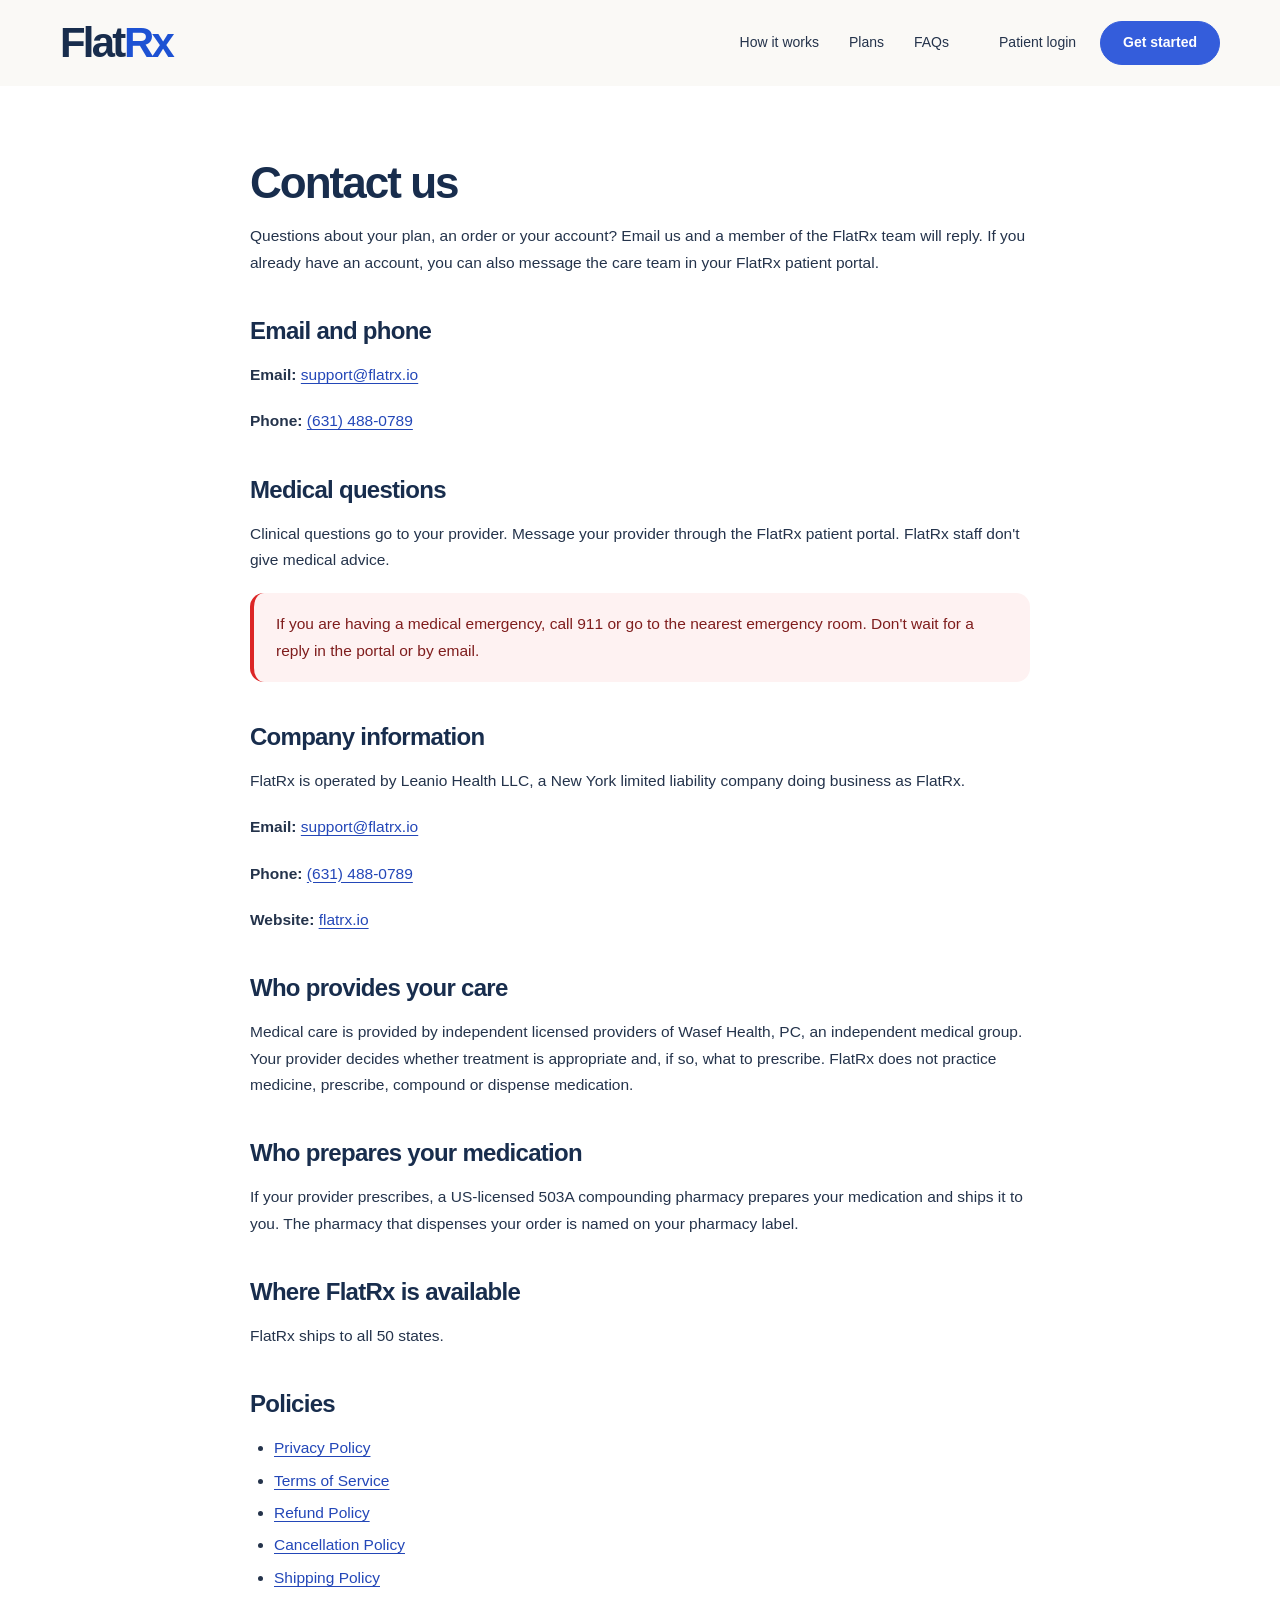
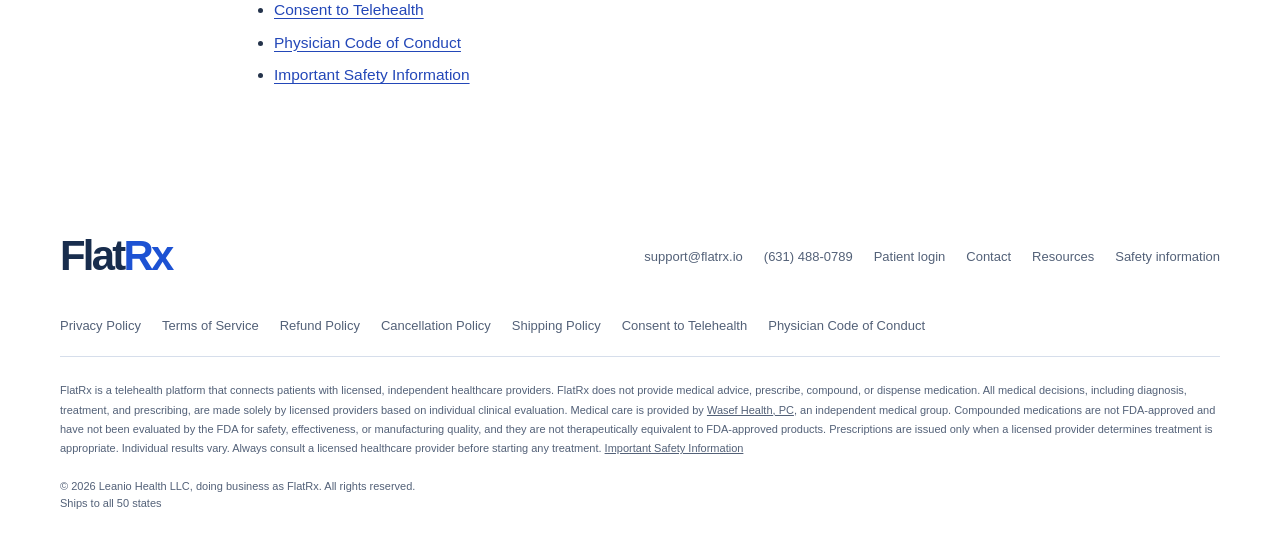
<file: contact/index.html>
<!doctype html>
<html lang="en">
  <head>
    <meta charset="utf-8">
    <meta name="viewport" content="width=device-width, initial-scale=1">
    <meta name="robots" content="noindex, nofollow">
  <link rel="icon" href="/favicon.ico" sizes="48x48">
  <link rel="icon" type="image/svg+xml" href="/favicon.svg">
  <link rel="icon" type="image/png" sizes="32x32" href="/favicon-32x32.png">
  <link rel="icon" type="image/png" sizes="16x16" href="/favicon-16x16.png">
  <link rel="apple-touch-icon" sizes="180x180" href="/apple-touch-icon.png">
    <title>Contact | FlatRx</title>
    <meta name="description" content="How to contact FlatRx, company information, who provides your care and where FlatRx is available.">
    <link rel="stylesheet" href="/styles.css?v=20261020d">
  </head>
  <body>
    <a class="skip-link" href="#main">Skip to content</a>

    <header class="top">
      <div class="wrap top-inner">
        <a href="/" class="brand"><span class="brand-flat">Flat</span><span class="brand-rx">Rx</span></a>
        <nav class="nav" aria-label="Main navigation">
          <a href="/#how">How it works</a>
          <a href="/#plans">Plans</a>
          <a href="/#faq">FAQs</a>
        </nav>
        <a class="top-login" href="https://my.flatrx.io/"><span class="top-login-full">Patient login</span><span class="top-login-short">Log in</span></a>
        <a class="btn btn-sm" href="https://start.flatrx.io/start-online-visit/xtdy9j" rel="noopener">Get started</a>
      </div>
    </header>

    <main id="main" class="legal">
      <div class="wrap legal-wrap">
        <article class="legal-doc">
          <h1>Contact us</h1>
        <p>Questions about your plan, an order or your account? Email us and a member of the FlatRx team will reply. If you already have an account, you can also message the care team in your FlatRx patient portal.</p>
        <h2>Email and phone</h2>
        <p><strong>Email:</strong> <a href="mailto:support@flatrx.io">support@flatrx.io</a></p>
        <p><strong>Phone:</strong> <a href="tel:+16314880789">(631) 488-0789</a></p>
        <h2>Medical questions</h2>
        <p>Clinical questions go to your provider. Message your provider through the FlatRx patient portal. FlatRx staff don't give medical advice.</p>
        <div class="callout callout-warn">
          <p>If you are having a medical emergency, call 911 or go to the nearest emergency room. Don't wait for a reply in the portal or by email.</p>
        </div>
        <h2>Company information</h2>
        <p>FlatRx is operated by Leanio Health LLC, a New York limited liability company doing business as FlatRx.</p>
        <p><strong>Email:</strong> <a href="mailto:support@flatrx.io">support@flatrx.io</a></p>
        <p><strong>Phone:</strong> <a href="tel:+16314880789">(631) 488-0789</a></p>
        <p><strong>Website:</strong> <a href="https://flatrx.io/">flatrx.io</a></p>
        <h2>Who provides your care</h2>
        <p>Medical care is provided by independent licensed providers of Wasef Health, PC, an independent medical group. Your provider decides whether treatment is appropriate and, if so, what to prescribe. FlatRx does not practice medicine, prescribe, compound or dispense medication.</p>
        <h2>Who prepares your medication</h2>
        <p>If your provider prescribes, a US-licensed 503A compounding pharmacy prepares your medication and ships it to you. The pharmacy that dispenses your order is named on your pharmacy label.</p>
        <h2>Where FlatRx is available</h2>
        <p>FlatRx ships to all 50 states.</p>
        <h2>Policies</h2>
        <ul>
          <li><a href="/privacy/">Privacy Policy</a></li>
          <li><a href="/terms/">Terms of Service</a></li>
          <li><a href="/refund-policy/">Refund Policy</a></li>
          <li><a href="/cancellation-policy/">Cancellation Policy</a></li>
          <li><a href="/shipping-policy/">Shipping Policy</a></li>
          <li><a href="/telehealth-consent/">Consent to Telehealth</a></li>
          <li><a href="/code-of-conduct/">Physician Code of Conduct</a></li>
          <li><a href="/safety/">Important Safety Information</a></li>
        </ul>
        </article>
      </div>
    </main>

    <footer class="foot">
      <div class="wrap">
        <div class="foot-row">
          <p class="brand"><span class="brand-flat">Flat</span><span class="brand-rx">Rx</span></p>
          <p class="foot-links">
            <a href="mailto:support@flatrx.io">support@flatrx.io</a>
          <a href="tel:+16314880789">(631) 488-0789</a>
          <a href="https://my.flatrx.io/">Patient login</a>
          <a href="/contact/">Contact</a>
          <a href="/resources/">Resources</a>
          <a href="/safety/">Safety information</a>
          </p>
        </div>
        <p class="foot-links foot-legal">
        <a href="/privacy/">Privacy Policy</a>
        <a href="/terms/">Terms of Service</a>
        <a href="/refund-policy/">Refund Policy</a>
        <a href="/cancellation-policy/">Cancellation Policy</a>
        <a href="/shipping-policy/">Shipping Policy</a>
        <a href="/telehealth-consent/">Consent to Telehealth</a>
        <a href="/code-of-conduct/">Physician Code of Conduct</a>
      </p>
        <p class="disclaimer">FlatRx is a telehealth platform that connects patients with licensed, independent healthcare providers. FlatRx does not provide medical advice, prescribe, compound, or dispense medication. All medical decisions, including diagnosis, treatment, and prescribing, are made solely by licensed providers based on individual clinical evaluation. Medical care is provided by <a href="https://wasef-health.com/">Wasef Health, PC</a>, an independent medical group. Compounded medications are not FDA-approved and have not been evaluated by the FDA for safety, effectiveness, or manufacturing quality, and they are not therapeutically equivalent to FDA-approved products. Prescriptions are issued only when a licensed provider determines treatment is appropriate. Individual results vary. Always consult a licensed healthcare provider before starting any treatment. <a href="/safety/">Important Safety Information</a></p>
        <p class="copyright">&copy; 2026 Leanio Health LLC, doing business as FlatRx. All rights reserved.</p>
        <p class="foot-addr">Ships to all 50 states</p>
      </div>
    </footer>
  </body>
</html>
</file>
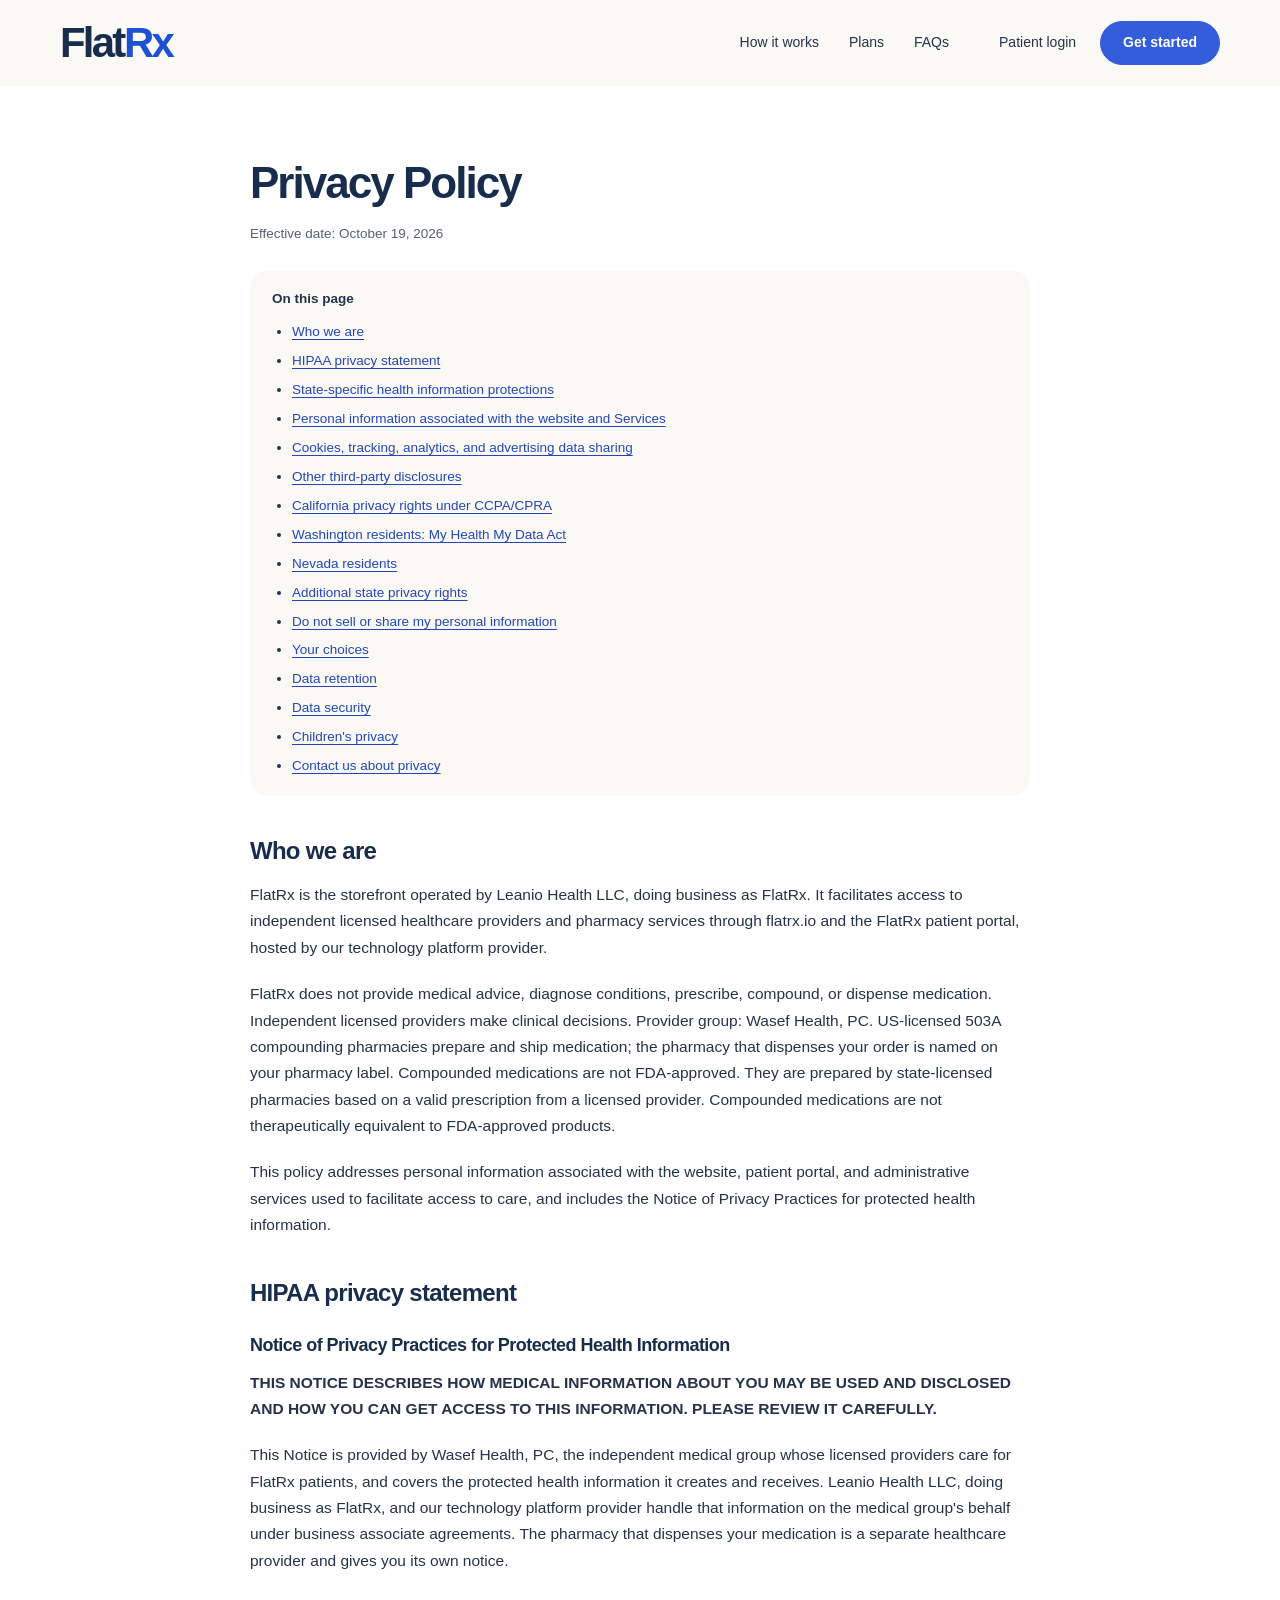
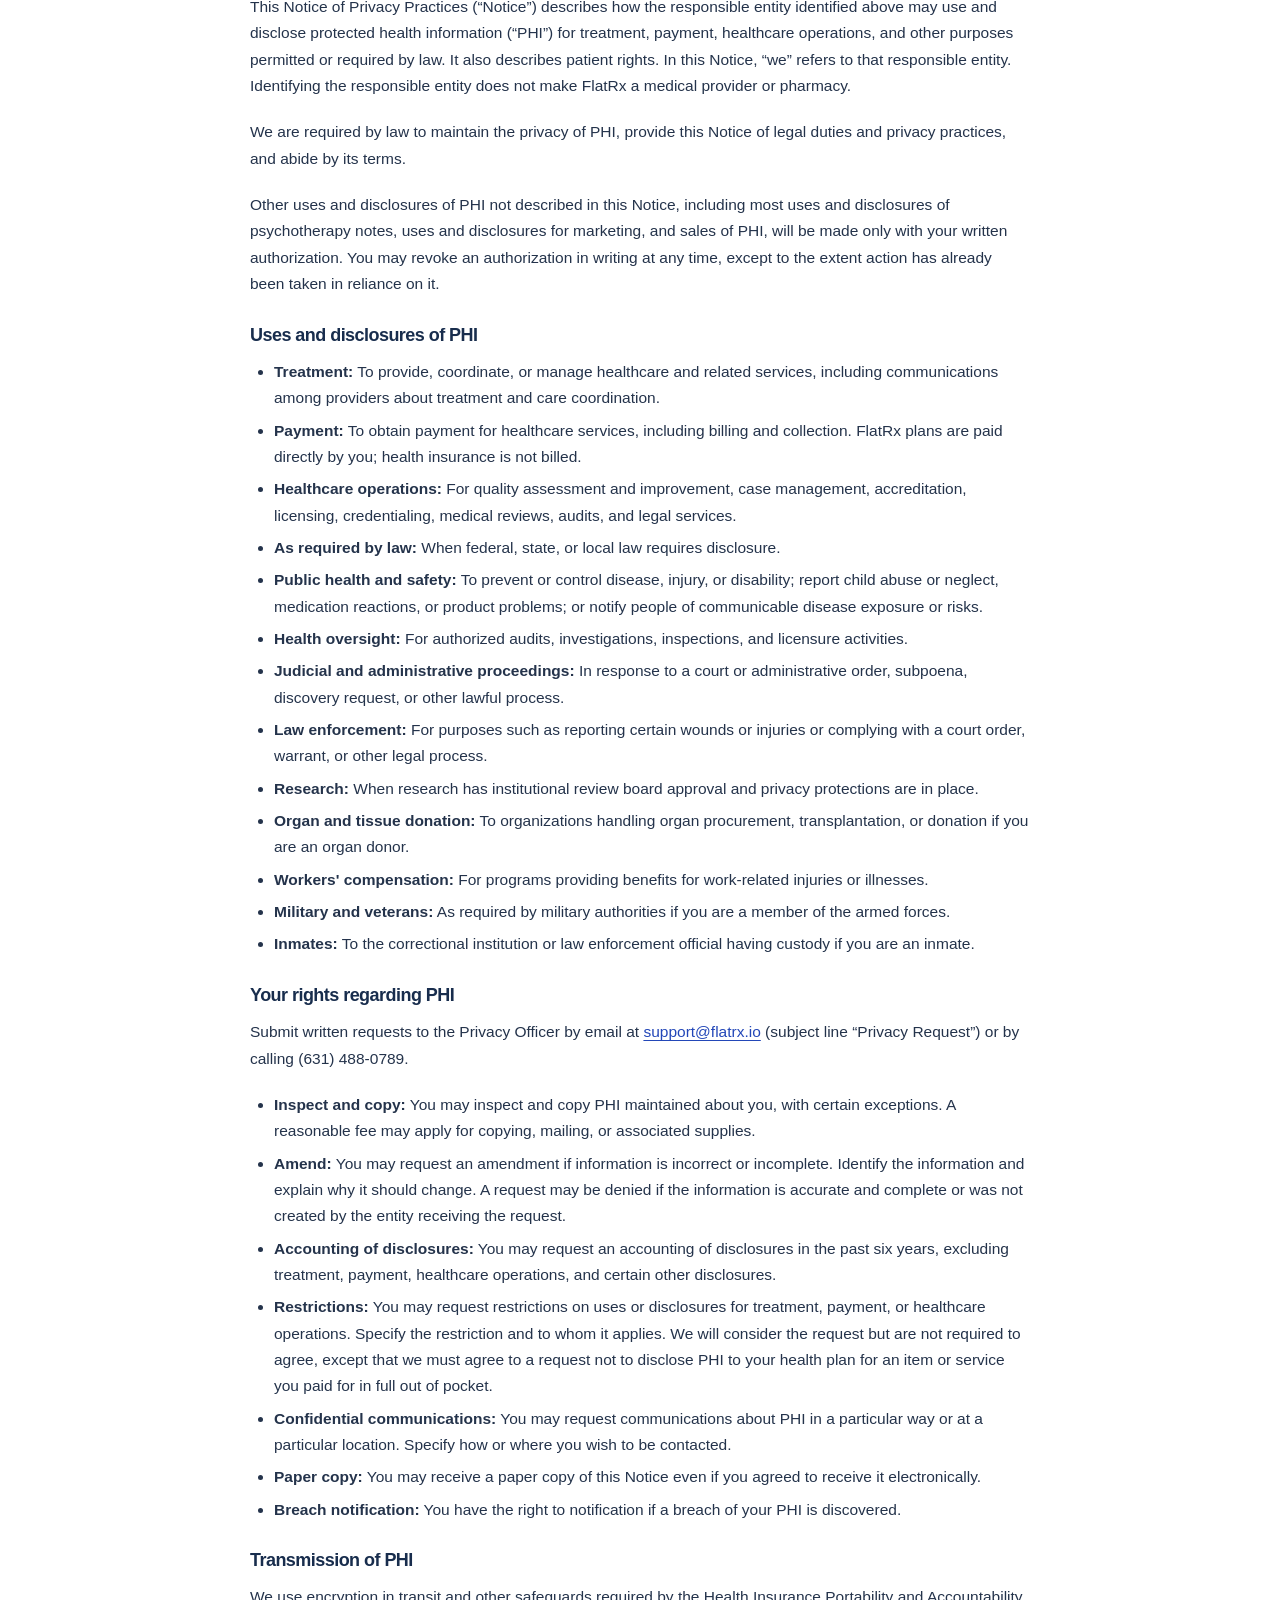
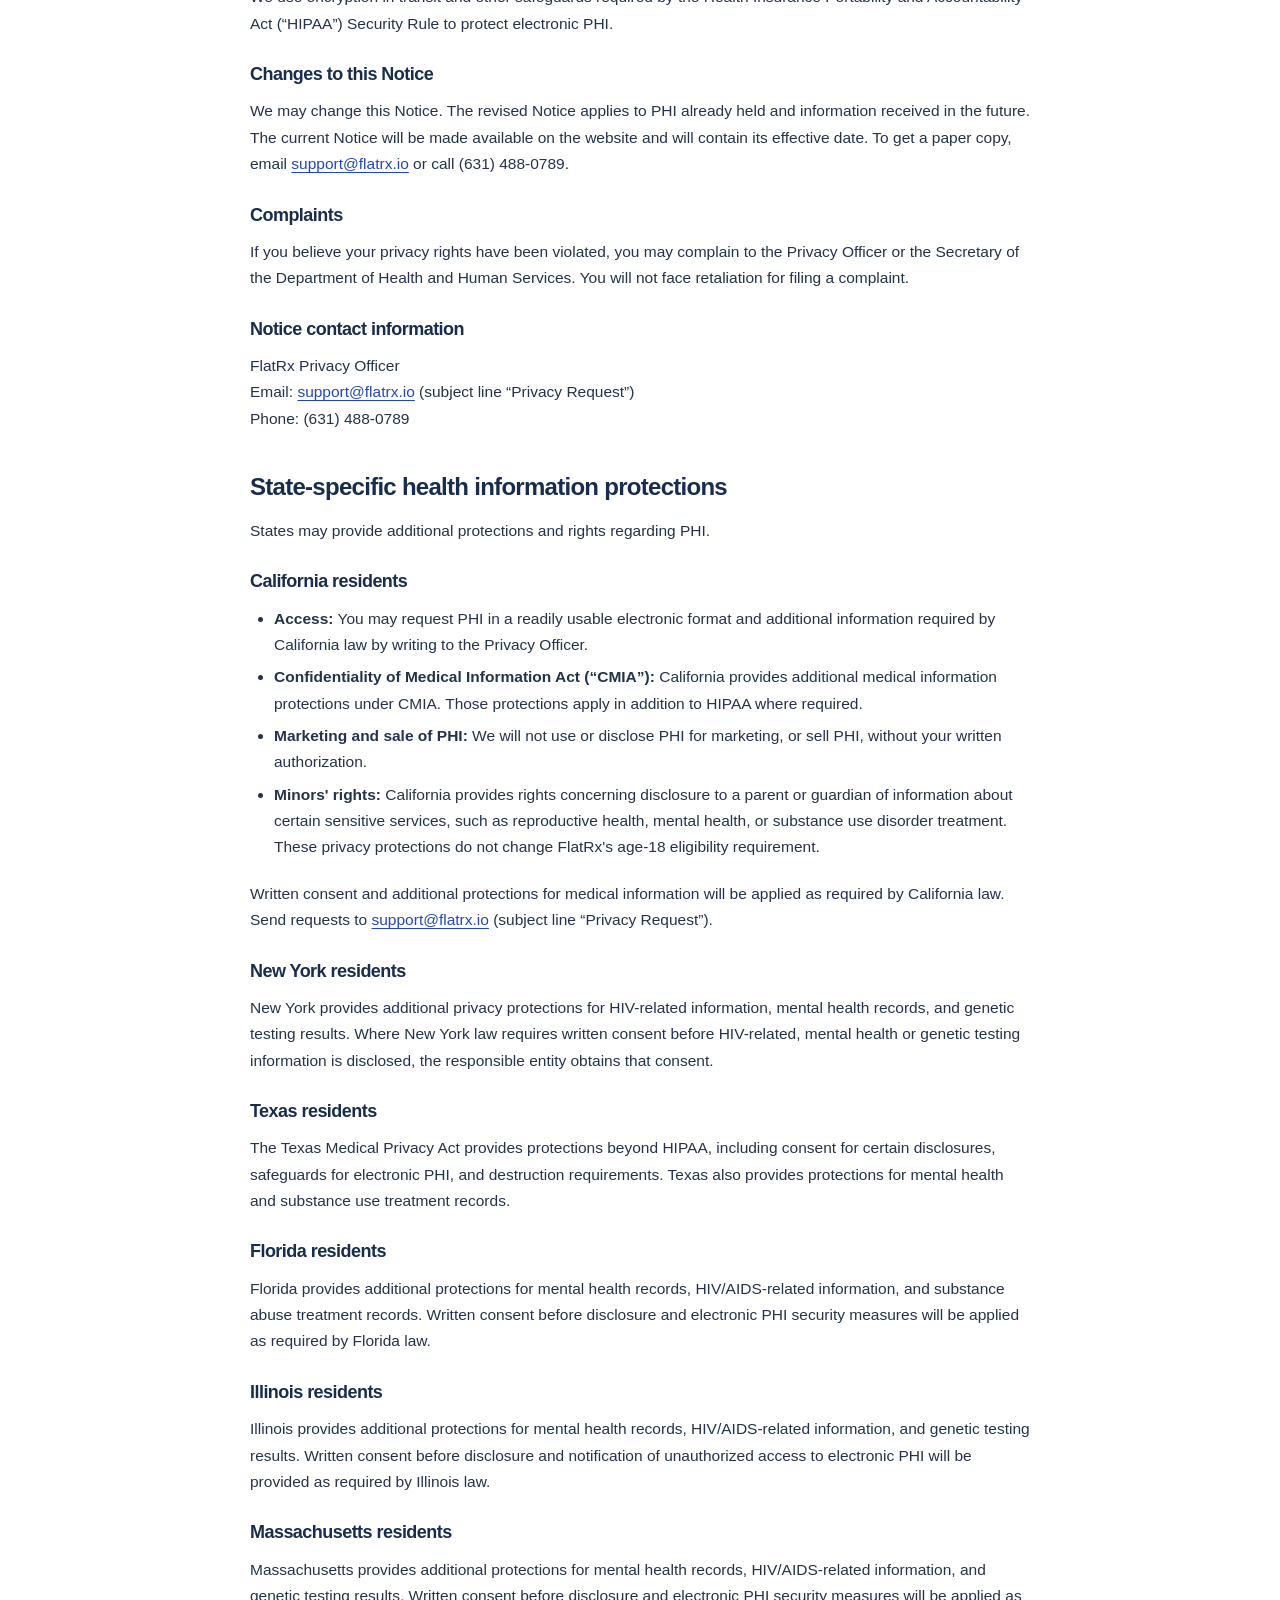
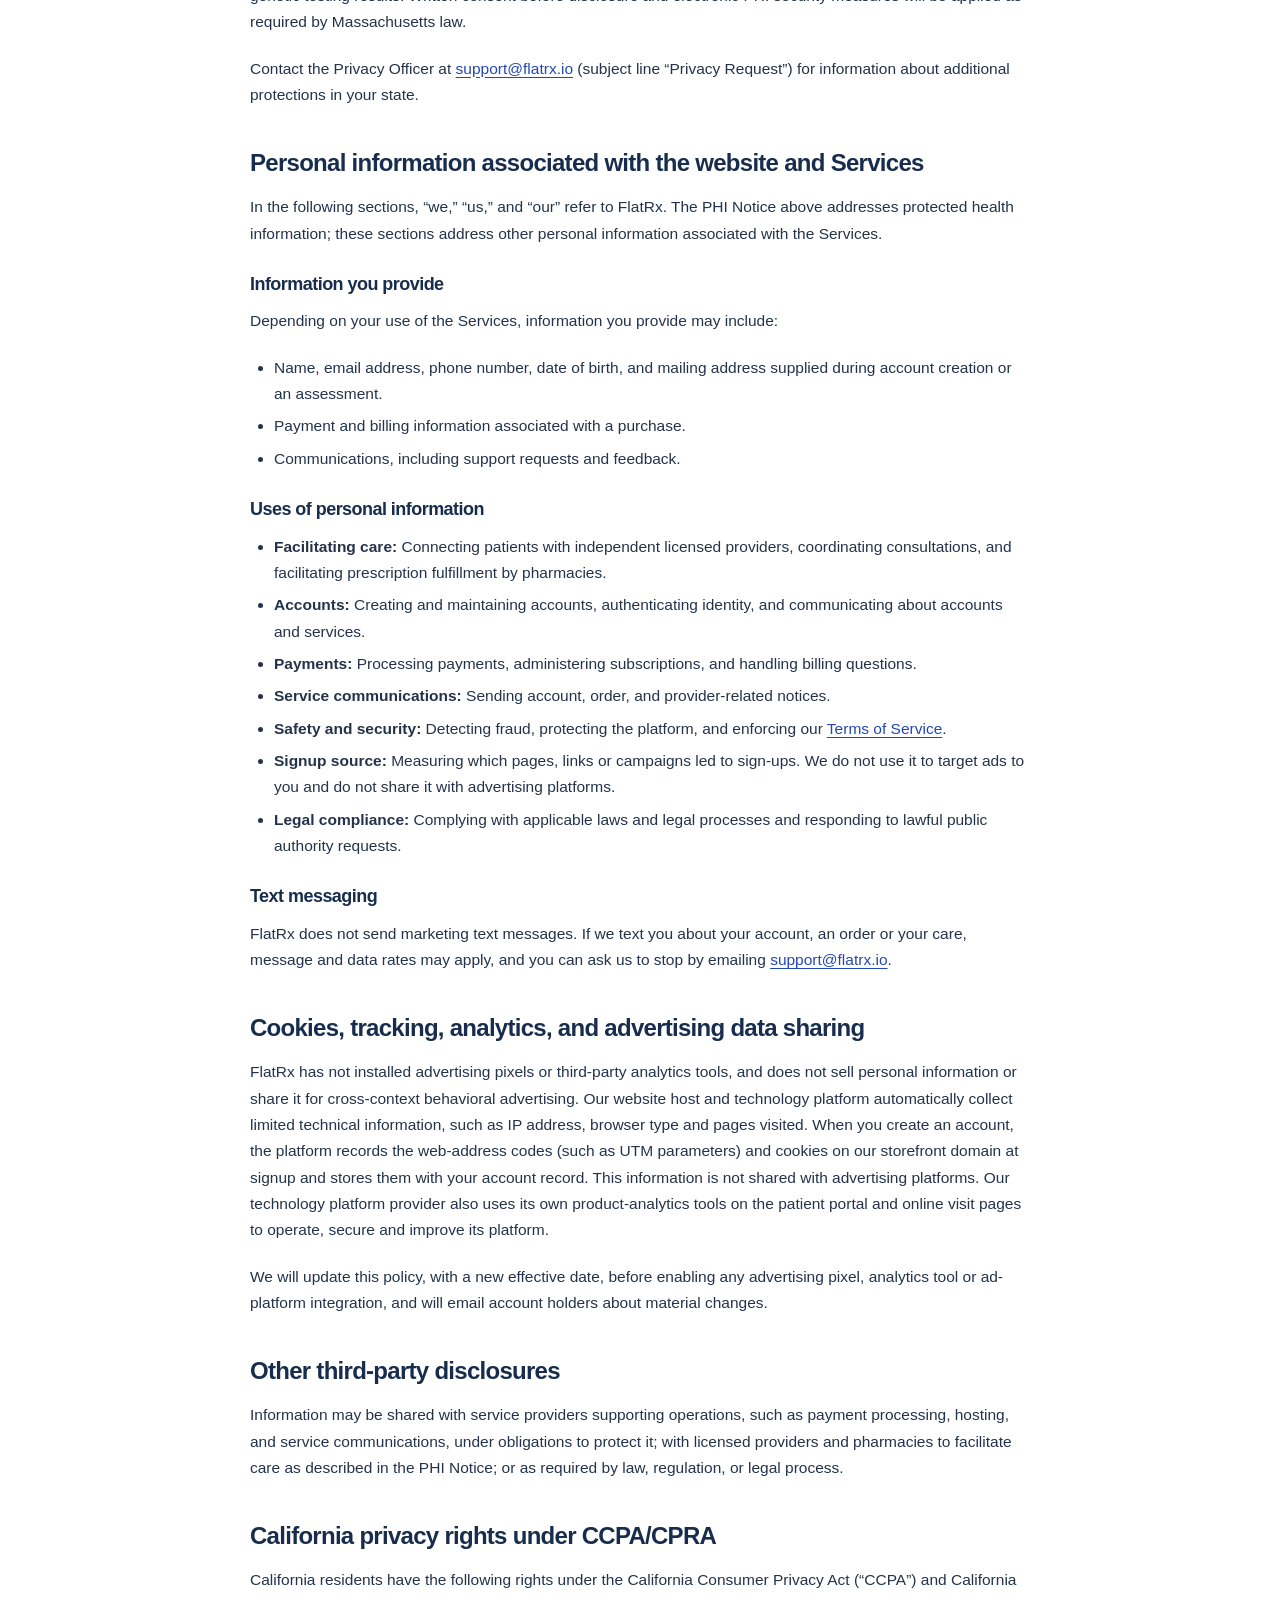
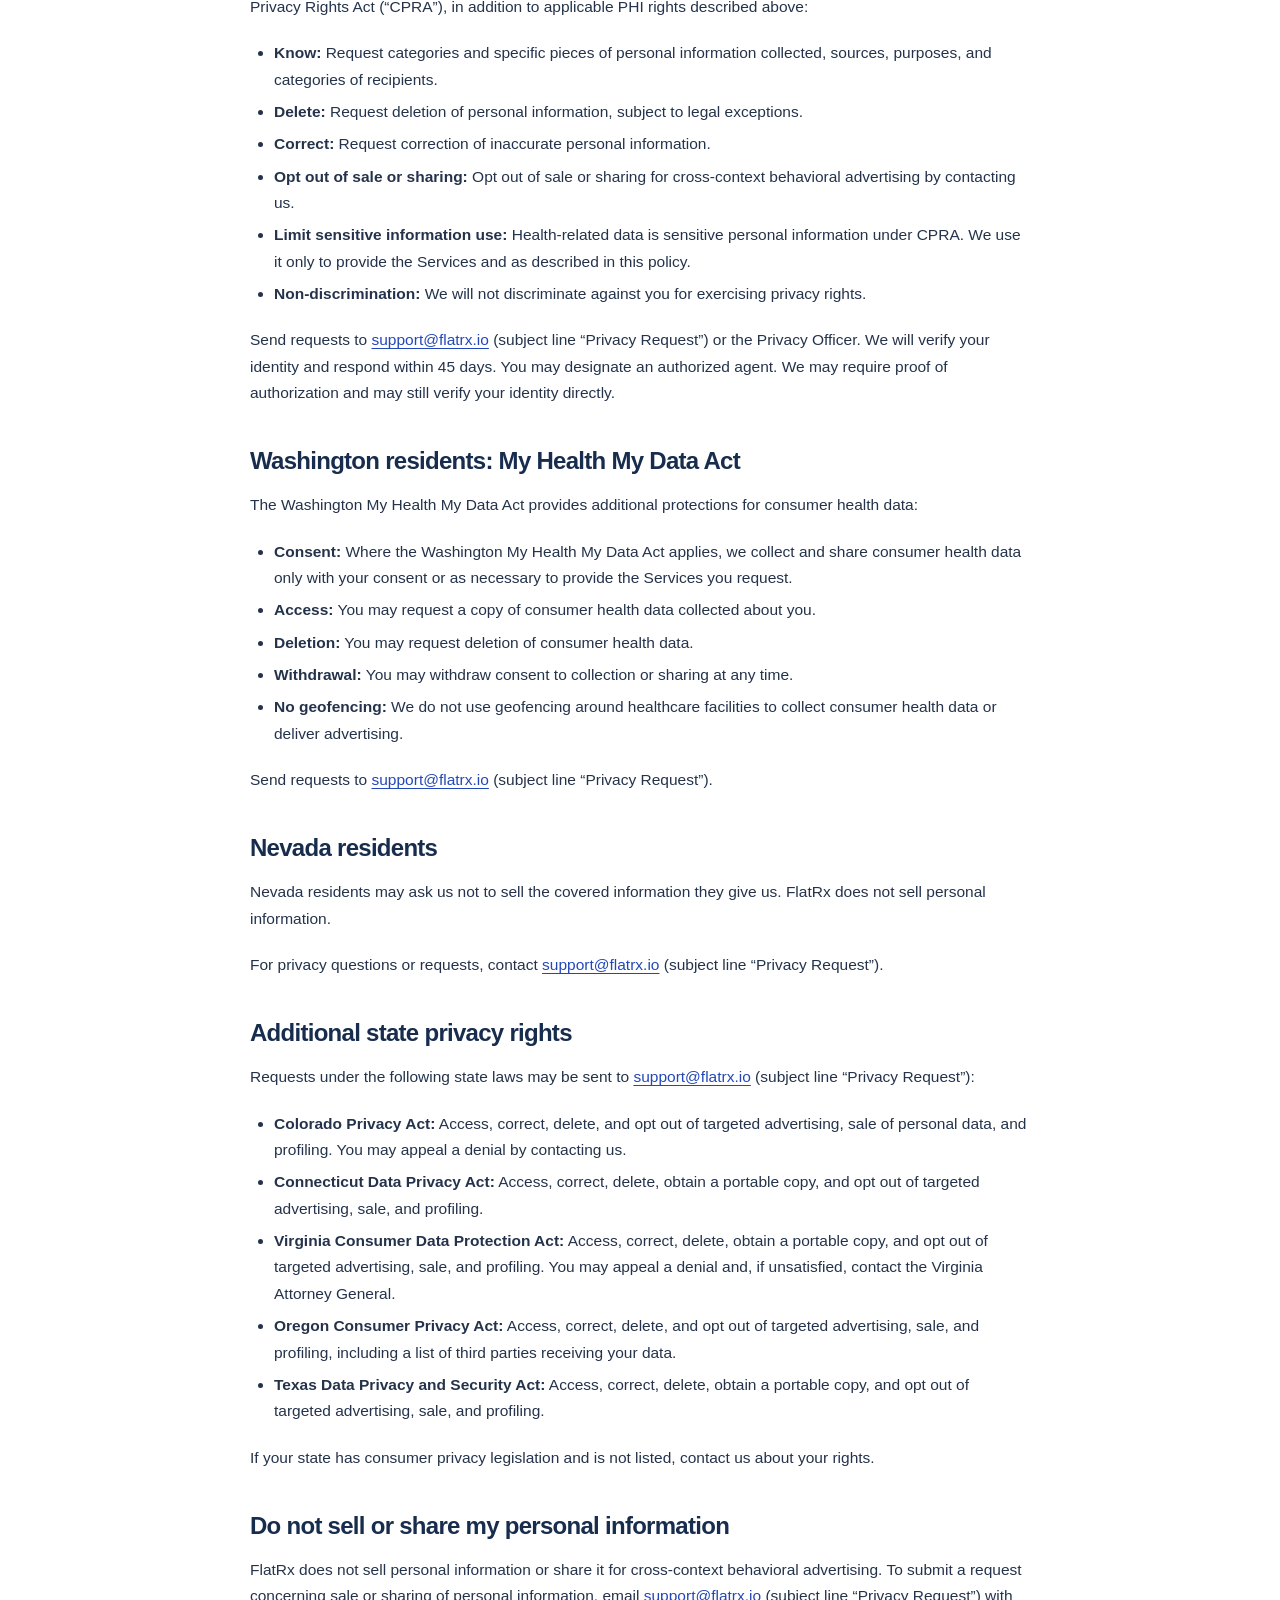
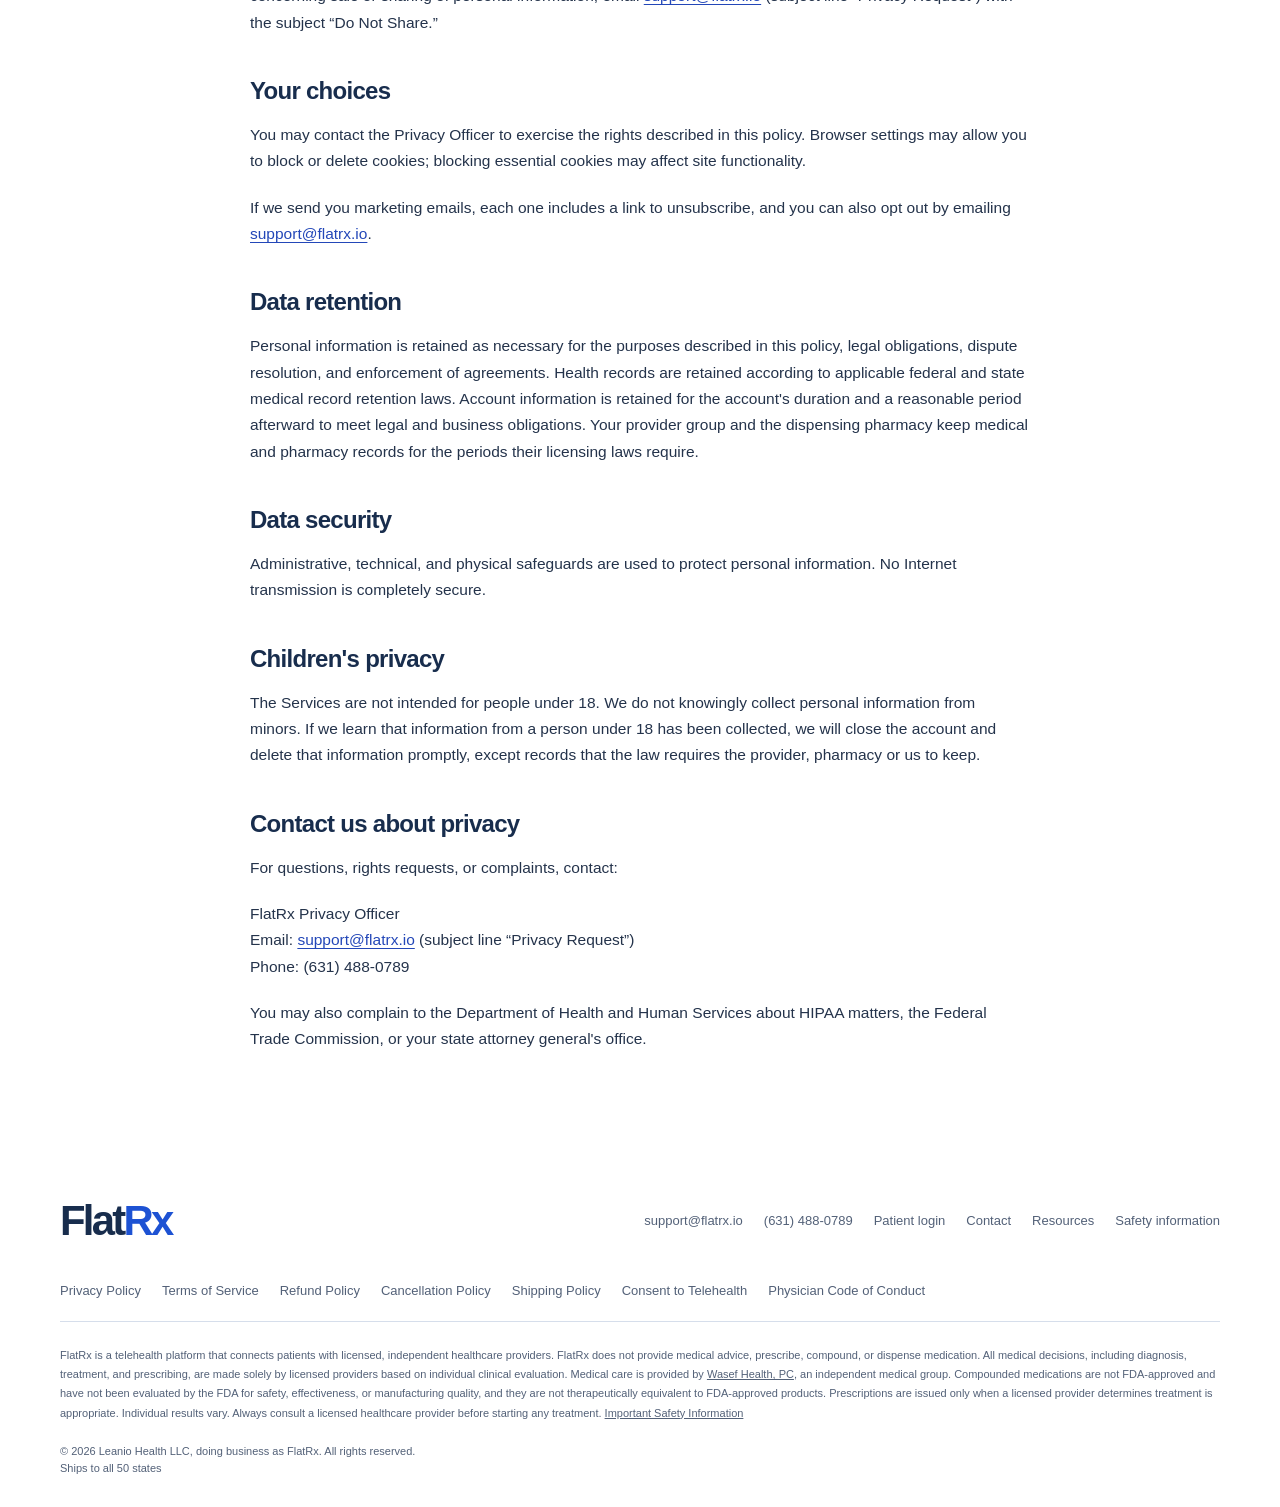
<file: privacy/index.html>
<!doctype html>
<html lang="en">
  <head>
    <meta charset="utf-8">
    <meta name="viewport" content="width=device-width, initial-scale=1">
    <meta name="robots" content="noindex, nofollow">
  <link rel="icon" href="/favicon.ico" sizes="48x48">
  <link rel="icon" type="image/svg+xml" href="/favicon.svg">
  <link rel="icon" type="image/png" sizes="32x32" href="/favicon-32x32.png">
  <link rel="icon" type="image/png" sizes="16x16" href="/favicon-16x16.png">
  <link rel="apple-touch-icon" sizes="180x180" href="/apple-touch-icon.png">
    <title>Privacy Policy | FlatRx</title>
    <meta name="description" content="How FlatRx handles personal information, including the Notice of Privacy Practices for protected health information.">
    <link rel="stylesheet" href="/styles.css?v=20261020d">
  </head>
  <body>
    <a class="skip-link" href="#main">Skip to content</a>

    <header class="top">
      <div class="wrap top-inner">
        <a href="/" class="brand"><span class="brand-flat">Flat</span><span class="brand-rx">Rx</span></a>
        <nav class="nav" aria-label="Main navigation">
          <a href="/#how">How it works</a>
          <a href="/#plans">Plans</a>
          <a href="/#faq">FAQs</a>
        </nav>
        <a class="top-login" href="https://my.flatrx.io/"><span class="top-login-full">Patient login</span><span class="top-login-short">Log in</span></a>
        <a class="btn btn-sm" href="https://start.flatrx.io/start-online-visit/xtdy9j" rel="noopener">Get started</a>
      </div>
    </header>

    <main id="main" class="legal">
      <div class="wrap legal-wrap">
        <article class="legal-doc">
          <h1>Privacy Policy</h1>
        <p class="legal-meta">Effective date: October 19, 2026</p>
        <nav class="legal-toc" aria-label="On this page">
          <p><strong>On this page</strong></p>
          <ul>
            <li><a href="#who-we-are">Who we are</a></li>
            <li><a href="#hipaa-privacy-statement">HIPAA privacy statement</a></li>
            <li><a href="#state-specific-health-information-protections">State-specific health information protections</a></li>
            <li><a href="#personal-information-associated-with-the-website-and-services">Personal information associated with the website and Services</a></li>
            <li><a href="#cookies-tracking-analytics-and-advertising-data-sharing">Cookies, tracking, analytics, and advertising data sharing</a></li>
            <li><a href="#other-third-party-disclosures">Other third-party disclosures</a></li>
            <li><a href="#california-privacy-rights-under-ccpa-cpra">California privacy rights under CCPA/CPRA</a></li>
            <li><a href="#washington-residents-my-health-my-data-act">Washington residents: My Health My Data Act</a></li>
            <li><a href="#nevada-residents">Nevada residents</a></li>
            <li><a href="#additional-state-privacy-rights">Additional state privacy rights</a></li>
            <li><a href="#do-not-sell-or-share-my-personal-information">Do not sell or share my personal information</a></li>
            <li><a href="#your-choices">Your choices</a></li>
            <li><a href="#data-retention">Data retention</a></li>
            <li><a href="#data-security">Data security</a></li>
            <li><a href="#children-s-privacy">Children's privacy</a></li>
            <li><a href="#contact-us-about-privacy">Contact us about privacy</a></li>
          </ul>
        </nav>
        <h2 id="who-we-are">Who we are</h2>
        <p>FlatRx is the storefront operated by Leanio Health LLC, doing business as FlatRx. It facilitates access to independent licensed healthcare providers and pharmacy services through flatrx.io and the FlatRx patient portal, hosted by our technology platform provider.</p>
        <p>FlatRx does not provide medical advice, diagnose conditions, prescribe, compound, or dispense medication. Independent licensed providers make clinical decisions. Provider group: Wasef Health, PC. US-licensed 503A compounding pharmacies prepare and ship medication; the pharmacy that dispenses your order is named on your pharmacy label. Compounded medications are not FDA-approved. They are prepared by state-licensed pharmacies based on a valid prescription from a licensed provider. Compounded medications are not therapeutically equivalent to FDA-approved products.</p>
        <p>This policy addresses personal information associated with the website, patient portal, and administrative services used to facilitate access to care, and includes the Notice of Privacy Practices for protected health information.</p>
        <h2 id="hipaa-privacy-statement">HIPAA privacy statement</h2>
        <h3>Notice of Privacy Practices for Protected Health Information</h3>
        <p><strong>THIS NOTICE DESCRIBES HOW MEDICAL INFORMATION ABOUT YOU MAY BE USED AND DISCLOSED AND HOW YOU CAN GET ACCESS TO THIS INFORMATION. PLEASE REVIEW IT CAREFULLY.</strong></p>
        <p>This Notice is provided by Wasef Health, PC, the independent medical group whose licensed providers care for FlatRx patients, and covers the protected health information it creates and receives. Leanio Health LLC, doing business as FlatRx, and our technology platform provider handle that information on the medical group's behalf under business associate agreements. The pharmacy that dispenses your medication is a separate healthcare provider and gives you its own notice.</p>
        <p>This Notice of Privacy Practices (“Notice”) describes how the responsible entity identified above may use and disclose protected health information (“PHI”) for treatment, payment, healthcare operations, and other purposes permitted or required by law. It also describes patient rights. In this Notice, “we” refers to that responsible entity. Identifying the responsible entity does not make FlatRx a medical provider or pharmacy.</p>
        <p>We are required by law to maintain the privacy of PHI, provide this Notice of legal duties and privacy practices, and abide by its terms.</p>
        <p>Other uses and disclosures of PHI not described in this Notice, including most uses and disclosures of psychotherapy notes, uses and disclosures for marketing, and sales of PHI, will be made only with your written authorization. You may revoke an authorization in writing at any time, except to the extent action has already been taken in reliance on it.</p>
        <h3>Uses and disclosures of PHI</h3>
        <ul>
        <li><strong>Treatment:</strong> To provide, coordinate, or manage healthcare and related services, including communications among providers about treatment and care coordination.</li>
        <li><strong>Payment:</strong> To obtain payment for healthcare services, including billing and collection. FlatRx plans are paid directly by you; health insurance is not billed.</li>
        <li><strong>Healthcare operations:</strong> For quality assessment and improvement, case management, accreditation, licensing, credentialing, medical reviews, audits, and legal services.</li>
        <li><strong>As required by law:</strong> When federal, state, or local law requires disclosure.</li>
        <li><strong>Public health and safety:</strong> To prevent or control disease, injury, or disability; report child abuse or neglect, medication reactions, or product problems; or notify people of communicable disease exposure or risks.</li>
        <li><strong>Health oversight:</strong> For authorized audits, investigations, inspections, and licensure activities.</li>
        <li><strong>Judicial and administrative proceedings:</strong> In response to a court or administrative order, subpoena, discovery request, or other lawful process.</li>
        <li><strong>Law enforcement:</strong> For purposes such as reporting certain wounds or injuries or complying with a court order, warrant, or other legal process.</li>
        <li><strong>Research:</strong> When research has institutional review board approval and privacy protections are in place.</li>
        <li><strong>Organ and tissue donation:</strong> To organizations handling organ procurement, transplantation, or donation if you are an organ donor.</li>
        <li><strong>Workers' compensation:</strong> For programs providing benefits for work-related injuries or illnesses.</li>
        <li><strong>Military and veterans:</strong> As required by military authorities if you are a member of the armed forces.</li>
        <li><strong>Inmates:</strong> To the correctional institution or law enforcement official having custody if you are an inmate.</li>
        </ul>
        <h3>Your rights regarding PHI</h3>
        <p>Submit written requests to the Privacy Officer by email at <a href="mailto:support@flatrx.io">support@flatrx.io</a> (subject line “Privacy Request”) or by calling (631) 488-0789.</p>
        <ul>
        <li><strong>Inspect and copy:</strong> You may inspect and copy PHI maintained about you, with certain exceptions. A reasonable fee may apply for copying, mailing, or associated supplies.</li>
        <li><strong>Amend:</strong> You may request an amendment if information is incorrect or incomplete. Identify the information and explain why it should change. A request may be denied if the information is accurate and complete or was not created by the entity receiving the request.</li>
        <li><strong>Accounting of disclosures:</strong> You may request an accounting of disclosures in the past six years, excluding treatment, payment, healthcare operations, and certain other disclosures.</li>
        <li><strong>Restrictions:</strong> You may request restrictions on uses or disclosures for treatment, payment, or healthcare operations. Specify the restriction and to whom it applies. We will consider the request but are not required to agree, except that we must agree to a request not to disclose PHI to your health plan for an item or service you paid for in full out of pocket.</li>
        <li><strong>Confidential communications:</strong> You may request communications about PHI in a particular way or at a particular location. Specify how or where you wish to be contacted.</li>
        <li><strong>Paper copy:</strong> You may receive a paper copy of this Notice even if you agreed to receive it electronically.</li>
        <li><strong>Breach notification:</strong> You have the right to notification if a breach of your PHI is discovered.</li>
        </ul>
        <h3>Transmission of PHI</h3>
        <p>We use encryption in transit and other safeguards required by the Health Insurance Portability and Accountability Act (“HIPAA”) Security Rule to protect electronic PHI.</p>
        <h3>Changes to this Notice</h3>
        <p>We may change this Notice. The revised Notice applies to PHI already held and information received in the future. The current Notice will be made available on the website and will contain its effective date. To get a paper copy, email <a href="mailto:support@flatrx.io">support@flatrx.io</a> or call (631) 488-0789.</p>
        <h3>Complaints</h3>
        <p>If you believe your privacy rights have been violated, you may complain to the Privacy Officer or the Secretary of the Department of Health and Human Services. You will not face retaliation for filing a complaint.</p>
        <h3>Notice contact information</h3>
        <p>FlatRx Privacy Officer<br>Email: <a href="mailto:support@flatrx.io">support@flatrx.io</a> (subject line “Privacy Request”)<br>Phone: (631) 488-0789</p>
        <h2 id="state-specific-health-information-protections">State-specific health information protections</h2>
        <p>States may provide additional protections and rights regarding PHI.</p>
        <h3>California residents</h3>
        <ul>
        <li><strong>Access:</strong> You may request PHI in a readily usable electronic format and additional information required by California law by writing to the Privacy Officer.</li>
        <li><strong>Confidentiality of Medical Information Act (“CMIA”):</strong> California provides additional medical information protections under CMIA. Those protections apply in addition to HIPAA where required.</li>
        <li><strong>Marketing and sale of PHI:</strong> We will not use or disclose PHI for marketing, or sell PHI, without your written authorization.</li>
        <li><strong>Minors' rights:</strong> California provides rights concerning disclosure to a parent or guardian of information about certain sensitive services, such as reproductive health, mental health, or substance use disorder treatment. These privacy protections do not change FlatRx's age-18 eligibility requirement.</li>
        </ul>
        <p>Written consent and additional protections for medical information will be applied as required by California law. Send requests to <a href="mailto:support@flatrx.io">support@flatrx.io</a> (subject line “Privacy Request”).</p>
        <h3>New York residents</h3>
        <p>New York provides additional privacy protections for HIV-related information, mental health records, and genetic testing results. Where New York law requires written consent before HIV-related, mental health or genetic testing information is disclosed, the responsible entity obtains that consent.</p>
        <h3>Texas residents</h3>
        <p>The Texas Medical Privacy Act provides protections beyond HIPAA, including consent for certain disclosures, safeguards for electronic PHI, and destruction requirements. Texas also provides protections for mental health and substance use treatment records.</p>
        <h3>Florida residents</h3>
        <p>Florida provides additional protections for mental health records, HIV/AIDS-related information, and substance abuse treatment records. Written consent before disclosure and electronic PHI security measures will be applied as required by Florida law.</p>
        <h3>Illinois residents</h3>
        <p>Illinois provides additional protections for mental health records, HIV/AIDS-related information, and genetic testing results. Written consent before disclosure and notification of unauthorized access to electronic PHI will be provided as required by Illinois law.</p>
        <h3>Massachusetts residents</h3>
        <p>Massachusetts provides additional protections for mental health records, HIV/AIDS-related information, and genetic testing results. Written consent before disclosure and electronic PHI security measures will be applied as required by Massachusetts law.</p>
        <p>Contact the Privacy Officer at <a href="mailto:support@flatrx.io">support@flatrx.io</a> (subject line “Privacy Request”) for information about additional protections in your state.</p>
        <h2 id="personal-information-associated-with-the-website-and-services">Personal information associated with the website and Services</h2>
        <p>In the following sections, “we,” “us,” and “our” refer to FlatRx. The PHI Notice above addresses protected health information; these sections address other personal information associated with the Services.</p>
        <h3>Information you provide</h3>
        <p>Depending on your use of the Services, information you provide may include:</p>
        <ul>
        <li>Name, email address, phone number, date of birth, and mailing address supplied during account creation or an assessment.</li>
        <li>Payment and billing information associated with a purchase.</li>
        <li>Communications, including support requests and feedback.</li>
        </ul>

        <h3>Uses of personal information</h3>
        <ul>
        <li><strong>Facilitating care:</strong> Connecting patients with independent licensed providers, coordinating consultations, and facilitating prescription fulfillment by pharmacies.</li>
        <li><strong>Accounts:</strong> Creating and maintaining accounts, authenticating identity, and communicating about accounts and services.</li>
        <li><strong>Payments:</strong> Processing payments, administering subscriptions, and handling billing questions.</li>
        <li><strong>Service communications:</strong> Sending account, order, and provider-related notices.</li>
        <li><strong>Safety and security:</strong> Detecting fraud, protecting the platform, and enforcing our <a href="/terms/">Terms of Service</a>.</li>
        <li><strong>Signup source:</strong> Measuring which pages, links or campaigns led to sign-ups. We do not use it to target ads to you and do not share it with advertising platforms.</li>
        <li><strong>Legal compliance:</strong> Complying with applicable laws and legal processes and responding to lawful public authority requests.</li>
        </ul>
        <h3>Text messaging</h3>
        <p>FlatRx does not send marketing text messages. If we text you about your account, an order or your care, message and data rates may apply, and you can ask us to stop by emailing <a href="mailto:support@flatrx.io">support@flatrx.io</a>.</p>
        <h2 id="cookies-tracking-analytics-and-advertising-data-sharing">Cookies, tracking, analytics, and advertising data sharing</h2>
        <p>FlatRx has not installed advertising pixels or third-party analytics tools, and does not sell personal information or share it for cross-context behavioral advertising. Our website host and technology platform automatically collect limited technical information, such as IP address, browser type and pages visited. When you create an account, the platform records the web-address codes (such as UTM parameters) and cookies on our storefront domain at signup and stores them with your account record. This information is not shared with advertising platforms. Our technology platform provider also uses its own product-analytics tools on the patient portal and online visit pages to operate, secure and improve its platform.</p>
        <p>We will update this policy, with a new effective date, before enabling any advertising pixel, analytics tool or ad-platform integration, and will email account holders about material changes.</p>

        <h2 id="other-third-party-disclosures">Other third-party disclosures</h2>
        <p>Information may be shared with service providers supporting operations, such as payment processing, hosting, and service communications, under obligations to protect it; with licensed providers and pharmacies to facilitate care as described in the PHI Notice; or as required by law, regulation, or legal process.</p>
        <h2 id="california-privacy-rights-under-ccpa-cpra">California privacy rights under CCPA/CPRA</h2>
        <p>California residents have the following rights under the California Consumer Privacy Act (“CCPA”) and California Privacy Rights Act (“CPRA”), in addition to applicable PHI rights described above:</p>
        <ul>
        <li><strong>Know:</strong> Request categories and specific pieces of personal information collected, sources, purposes, and categories of recipients.</li>
        <li><strong>Delete:</strong> Request deletion of personal information, subject to legal exceptions.</li>
        <li><strong>Correct:</strong> Request correction of inaccurate personal information.</li>
        <li><strong>Opt out of sale or sharing:</strong> Opt out of sale or sharing for cross-context behavioral advertising by contacting us.</li>
        <li><strong>Limit sensitive information use:</strong> Health-related data is sensitive personal information under CPRA. We use it only to provide the Services and as described in this policy.</li>
        <li><strong>Non-discrimination:</strong> We will not discriminate against you for exercising privacy rights.</li>
        </ul>
        <p>Send requests to <a href="mailto:support@flatrx.io">support@flatrx.io</a> (subject line “Privacy Request”) or the Privacy Officer. We will verify your identity and respond within 45 days. You may designate an authorized agent. We may require proof of authorization and may still verify your identity directly.</p>
        <h2 id="washington-residents-my-health-my-data-act">Washington residents: My Health My Data Act</h2>
        <p>The Washington My Health My Data Act provides additional protections for consumer health data:</p>
        <ul>
        <li><strong>Consent:</strong> Where the Washington My Health My Data Act applies, we collect and share consumer health data only with your consent or as necessary to provide the Services you request.</li>
        <li><strong>Access:</strong> You may request a copy of consumer health data collected about you.</li>
        <li><strong>Deletion:</strong> You may request deletion of consumer health data.</li>
        <li><strong>Withdrawal:</strong> You may withdraw consent to collection or sharing at any time.</li>
        <li><strong>No geofencing:</strong> We do not use geofencing around healthcare facilities to collect consumer health data or deliver advertising.</li>
        </ul>
        <p>Send requests to <a href="mailto:support@flatrx.io">support@flatrx.io</a> (subject line “Privacy Request”).</p>
        <h2 id="nevada-residents">Nevada residents</h2>
        <p>Nevada residents may ask us not to sell the covered information they give us. FlatRx does not sell personal information.</p>
        <p>For privacy questions or requests, contact <a href="mailto:support@flatrx.io">support@flatrx.io</a> (subject line “Privacy Request”).</p>
        <h2 id="additional-state-privacy-rights">Additional state privacy rights</h2>
        <p>Requests under the following state laws may be sent to <a href="mailto:support@flatrx.io">support@flatrx.io</a> (subject line “Privacy Request”):</p>
        <ul>
        <li><strong>Colorado Privacy Act:</strong> Access, correct, delete, and opt out of targeted advertising, sale of personal data, and profiling. You may appeal a denial by contacting us.</li>
        <li><strong>Connecticut Data Privacy Act:</strong> Access, correct, delete, obtain a portable copy, and opt out of targeted advertising, sale, and profiling.</li>
        <li><strong>Virginia Consumer Data Protection Act:</strong> Access, correct, delete, obtain a portable copy, and opt out of targeted advertising, sale, and profiling. You may appeal a denial and, if unsatisfied, contact the Virginia Attorney General.</li>
        <li><strong>Oregon Consumer Privacy Act:</strong> Access, correct, delete, and opt out of targeted advertising, sale, and profiling, including a list of third parties receiving your data.</li>
        <li><strong>Texas Data Privacy and Security Act:</strong> Access, correct, delete, obtain a portable copy, and opt out of targeted advertising, sale, and profiling.</li>
        </ul>
        <p>If your state has consumer privacy legislation and is not listed, contact us about your rights.</p>
        <h2 id="do-not-sell-or-share-my-personal-information">Do not sell or share my personal information</h2>
        <p>FlatRx does not sell personal information or share it for cross-context behavioral advertising. To submit a request concerning sale or sharing of personal information, email <a href="mailto:support@flatrx.io">support@flatrx.io</a> (subject line “Privacy Request”) with the subject “Do Not Share.”</p>
        <h2 id="your-choices">Your choices</h2>
        <p>You may contact the Privacy Officer to exercise the rights described in this policy. Browser settings may allow you to block or delete cookies; blocking essential cookies may affect site functionality.</p>
        <p>If we send you marketing emails, each one includes a link to unsubscribe, and you can also opt out by emailing <a href="mailto:support@flatrx.io">support@flatrx.io</a>.</p>
        <h2 id="data-retention">Data retention</h2>
        <p>Personal information is retained as necessary for the purposes described in this policy, legal obligations, dispute resolution, and enforcement of agreements. Health records are retained according to applicable federal and state medical record retention laws. Account information is retained for the account's duration and a reasonable period afterward to meet legal and business obligations. Your provider group and the dispensing pharmacy keep medical and pharmacy records for the periods their licensing laws require.</p>
        <h2 id="data-security">Data security</h2>
        <p>Administrative, technical, and physical safeguards are used to protect personal information. No Internet transmission is completely secure.</p>
        <h2 id="children-s-privacy">Children's privacy</h2>
        <p>The Services are not intended for people under 18. We do not knowingly collect personal information from minors. If we learn that information from a person under 18 has been collected, we will close the account and delete that information promptly, except records that the law requires the provider, pharmacy or us to keep.</p>
        <h2 id="contact-us-about-privacy">Contact us about privacy</h2>
        <p>For questions, rights requests, or complaints, contact:</p>
        <p>FlatRx Privacy Officer<br>Email: <a href="mailto:support@flatrx.io">support@flatrx.io</a> (subject line “Privacy Request”)<br>Phone: (631) 488-0789</p>
        <p>You may also complain to the Department of Health and Human Services about HIPAA matters, the Federal Trade Commission, or your state attorney general's office.</p>
        </article>
      </div>
    </main>

    <footer class="foot">
      <div class="wrap">
        <div class="foot-row">
          <p class="brand"><span class="brand-flat">Flat</span><span class="brand-rx">Rx</span></p>
          <p class="foot-links">
            <a href="mailto:support@flatrx.io">support@flatrx.io</a>
          <a href="tel:+16314880789">(631) 488-0789</a>
          <a href="https://my.flatrx.io/">Patient login</a>
          <a href="/contact/">Contact</a>
          <a href="/resources/">Resources</a>
          <a href="/safety/">Safety information</a>
          </p>
        </div>
        <p class="foot-links foot-legal">
        <a href="/privacy/">Privacy Policy</a>
        <a href="/terms/">Terms of Service</a>
        <a href="/refund-policy/">Refund Policy</a>
        <a href="/cancellation-policy/">Cancellation Policy</a>
        <a href="/shipping-policy/">Shipping Policy</a>
        <a href="/telehealth-consent/">Consent to Telehealth</a>
        <a href="/code-of-conduct/">Physician Code of Conduct</a>
      </p>
        <p class="disclaimer">FlatRx is a telehealth platform that connects patients with licensed, independent healthcare providers. FlatRx does not provide medical advice, prescribe, compound, or dispense medication. All medical decisions, including diagnosis, treatment, and prescribing, are made solely by licensed providers based on individual clinical evaluation. Medical care is provided by <a href="https://wasef-health.com/">Wasef Health, PC</a>, an independent medical group. Compounded medications are not FDA-approved and have not been evaluated by the FDA for safety, effectiveness, or manufacturing quality, and they are not therapeutically equivalent to FDA-approved products. Prescriptions are issued only when a licensed provider determines treatment is appropriate. Individual results vary. Always consult a licensed healthcare provider before starting any treatment. <a href="/safety/">Important Safety Information</a></p>
        <p class="copyright">&copy; 2026 Leanio Health LLC, doing business as FlatRx. All rights reserved.</p>
        <p class="foot-addr">Ships to all 50 states</p>
      </div>
    </footer>
  </body>
</html>
</file>
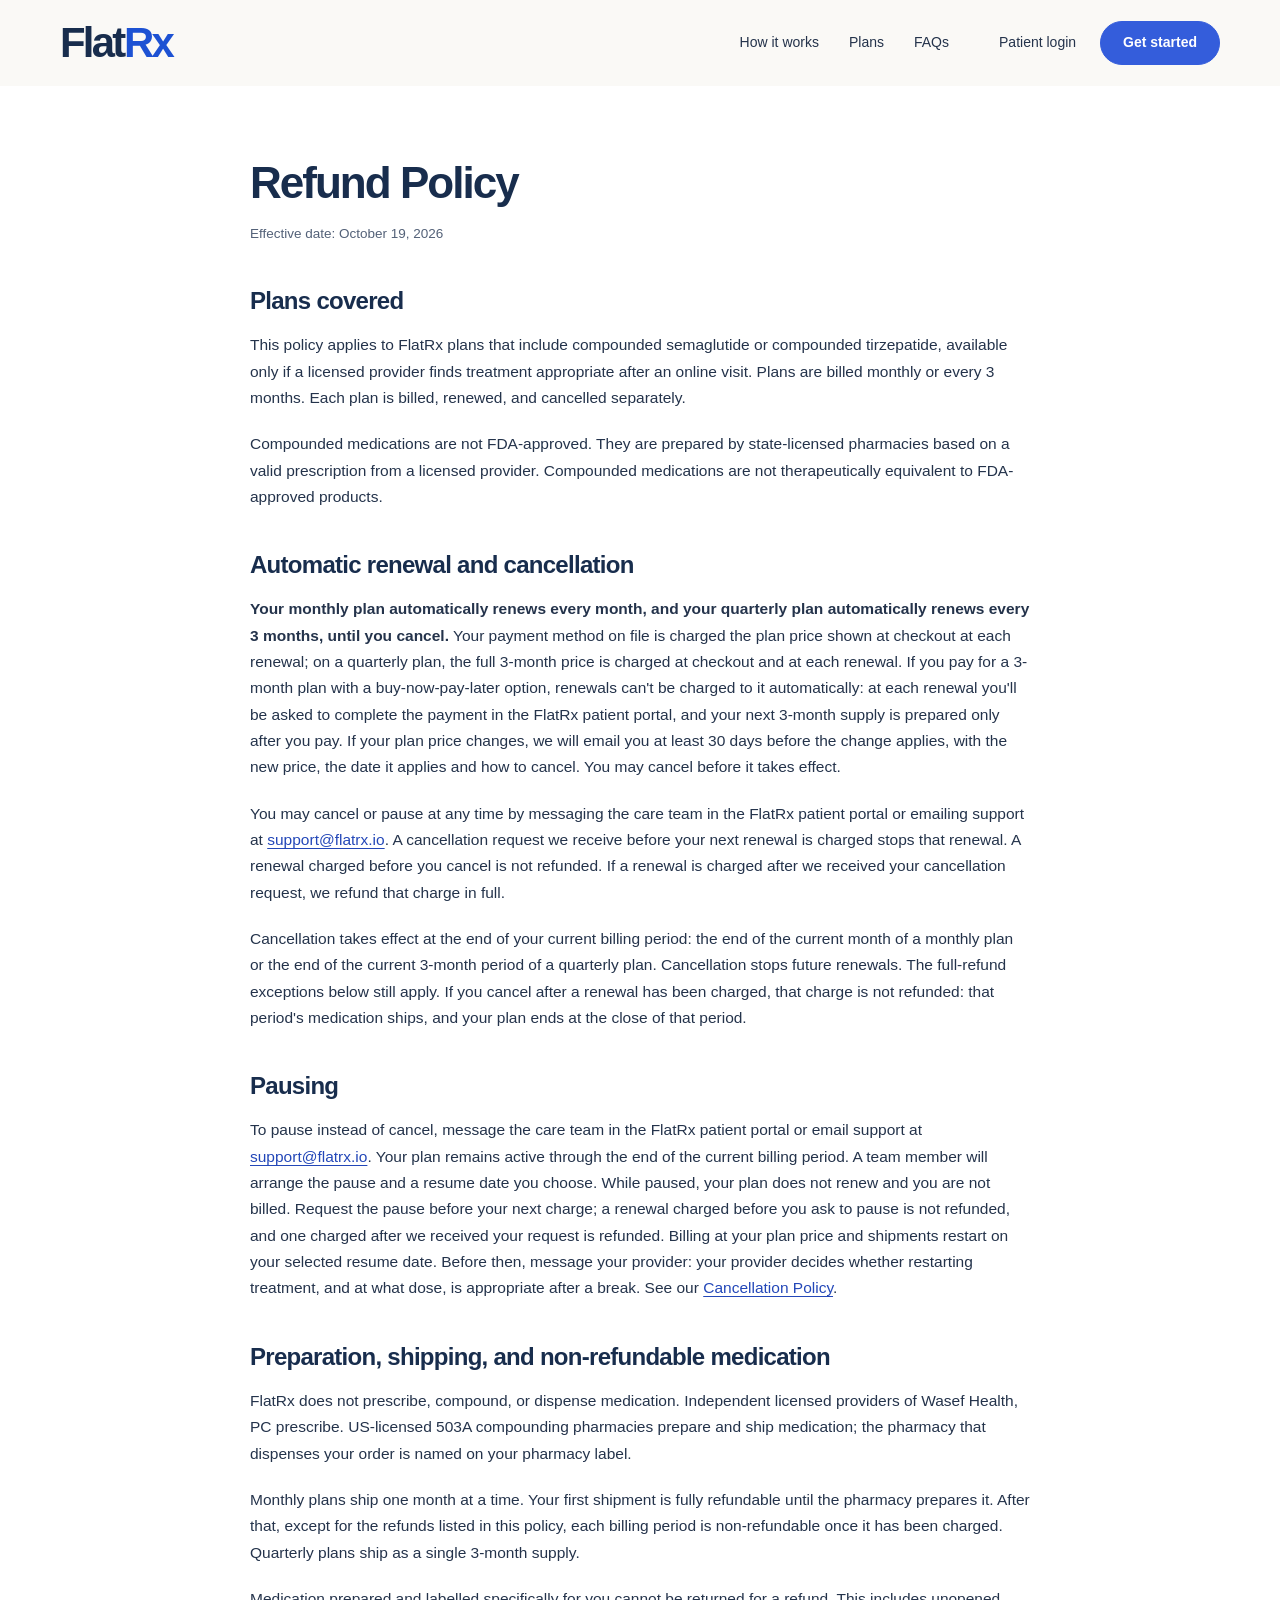
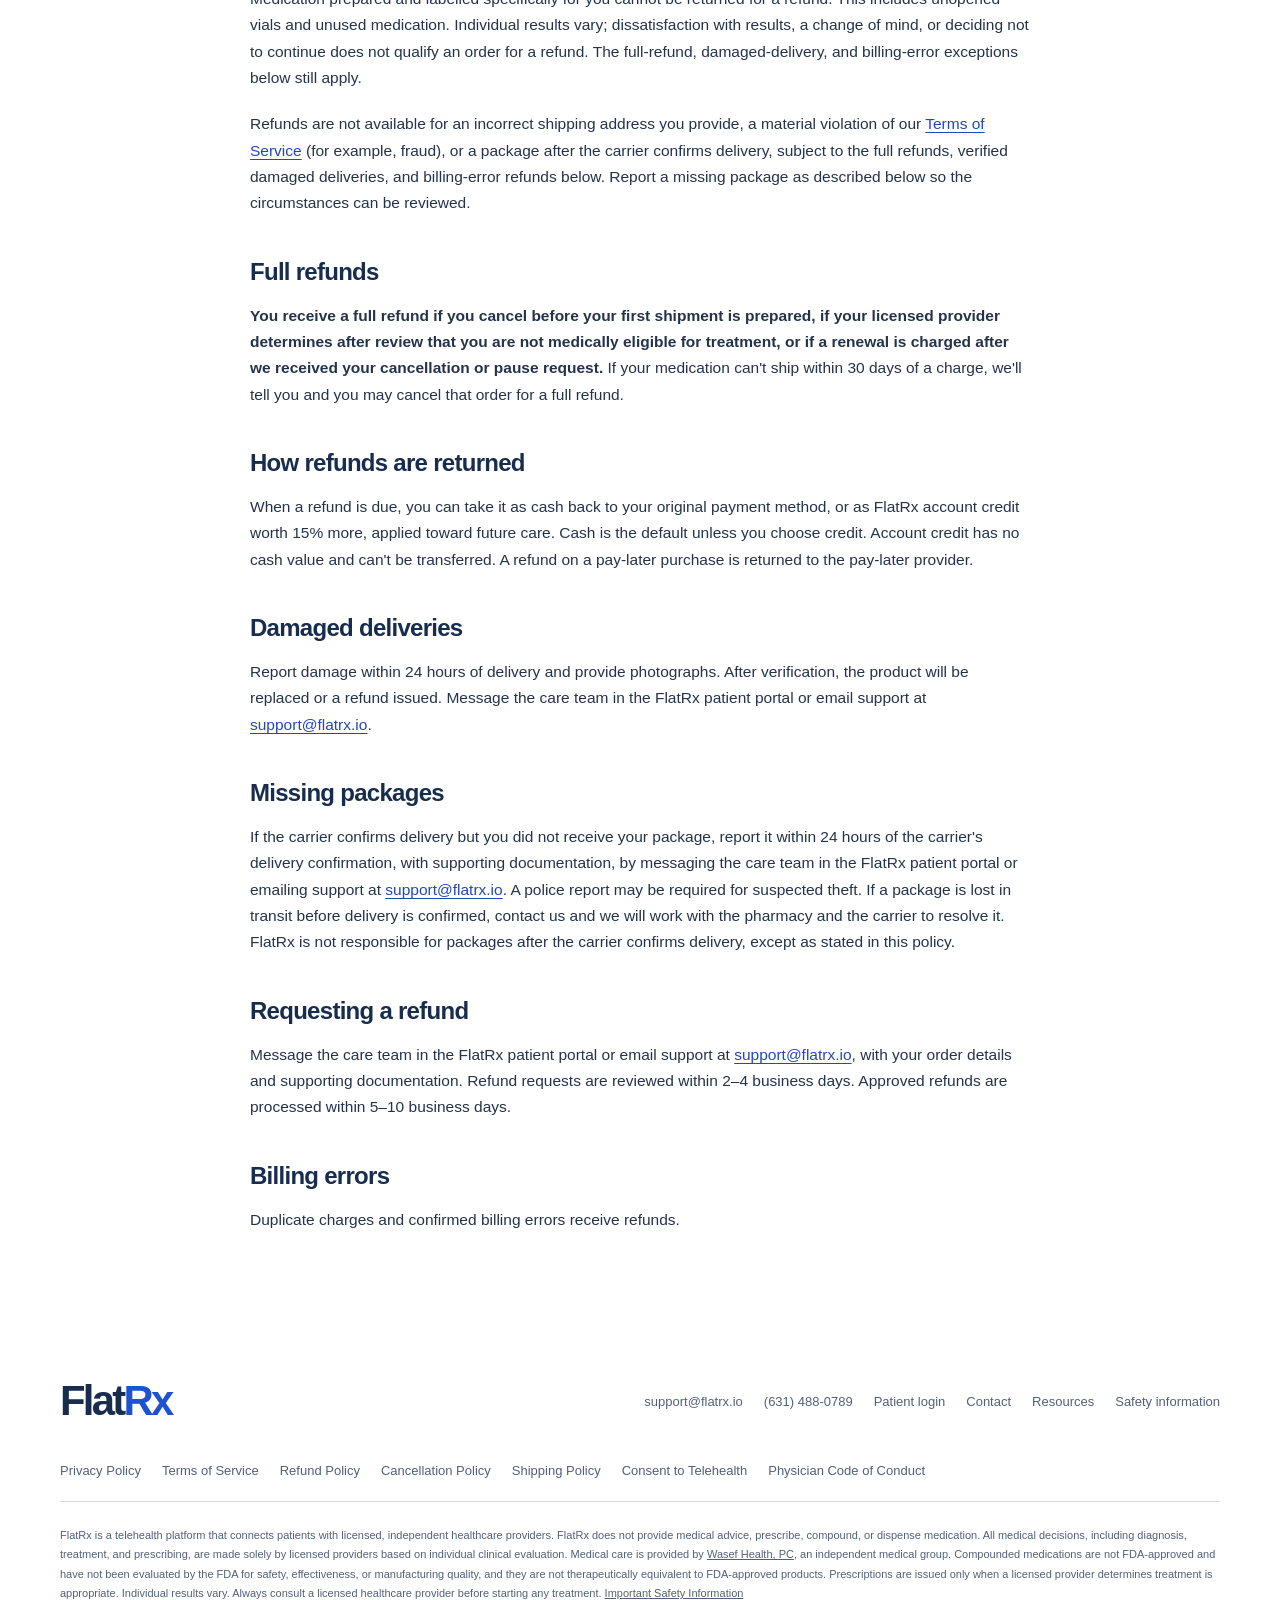
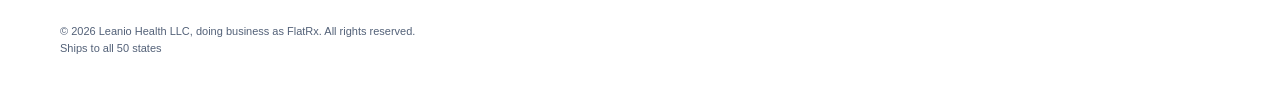
<file: refund-policy/index.html>
<!doctype html>
<html lang="en">
  <head>
    <meta charset="utf-8">
    <meta name="viewport" content="width=device-width, initial-scale=1">
    <meta name="robots" content="noindex, nofollow">
  <link rel="icon" href="/favicon.ico" sizes="48x48">
  <link rel="icon" type="image/svg+xml" href="/favicon.svg">
  <link rel="icon" type="image/png" sizes="32x32" href="/favicon-32x32.png">
  <link rel="icon" type="image/png" sizes="16x16" href="/favicon-16x16.png">
  <link rel="apple-touch-icon" sizes="180x180" href="/apple-touch-icon.png">
    <title>Refund Policy | FlatRx</title>
    <meta name="description" content="When FlatRx plans are refunded, how automatic renewal and cancellation work, and how to request a refund.">
    <link rel="stylesheet" href="/styles.css?v=20261020d">
  </head>
  <body>
    <a class="skip-link" href="#main">Skip to content</a>

    <header class="top">
      <div class="wrap top-inner">
        <a href="/" class="brand"><span class="brand-flat">Flat</span><span class="brand-rx">Rx</span></a>
        <nav class="nav" aria-label="Main navigation">
          <a href="/#how">How it works</a>
          <a href="/#plans">Plans</a>
          <a href="/#faq">FAQs</a>
        </nav>
        <a class="top-login" href="https://my.flatrx.io/"><span class="top-login-full">Patient login</span><span class="top-login-short">Log in</span></a>
        <a class="btn btn-sm" href="https://start.flatrx.io/start-online-visit/xtdy9j" rel="noopener">Get started</a>
      </div>
    </header>

    <main id="main" class="legal">
      <div class="wrap legal-wrap">
        <article class="legal-doc">
          <h1>Refund Policy</h1>
        <p class="legal-meta">Effective date: October 19, 2026</p>
        <h2 id="plans-covered">Plans covered</h2>
        <p>This policy applies to FlatRx plans that include compounded semaglutide or compounded tirzepatide, available only if a licensed provider finds treatment appropriate after an online visit. Plans are billed monthly or every 3 months. Each plan is billed, renewed, and cancelled separately.</p>
        <p>Compounded medications are not FDA-approved. They are prepared by state-licensed pharmacies based on a valid prescription from a licensed provider. Compounded medications are not therapeutically equivalent to FDA-approved products.</p>
        <h2 id="automatic-renewal-and-cancellation">Automatic renewal and cancellation</h2>
        <p><strong>Your monthly plan automatically renews every month, and your quarterly plan automatically renews every 3 months, until you cancel.</strong> Your payment method on file is charged the plan price shown at checkout at each renewal; on a quarterly plan, the full 3-month price is charged at checkout and at each renewal. If you pay for a 3-month plan with a buy-now-pay-later option, renewals can't be charged to it automatically: at each renewal you'll be asked to complete the payment in the FlatRx patient portal, and your next 3-month supply is prepared only after you pay. If your plan price changes, we will email you at least 30 days before the change applies, with the new price, the date it applies and how to cancel. You may cancel before it takes effect.</p>
        <p>You may cancel or pause at any time by messaging the care team in the FlatRx patient portal or emailing support at <a href="mailto:support@flatrx.io">support@flatrx.io</a>. A cancellation request we receive before your next renewal is charged stops that renewal. A renewal charged before you cancel is not refunded. If a renewal is charged after we received your cancellation request, we refund that charge in full.</p>
        <p>Cancellation takes effect at the end of your current billing period: the end of the current month of a monthly plan or the end of the current 3-month period of a quarterly plan. Cancellation stops future renewals. The full-refund exceptions below still apply. If you cancel after a renewal has been charged, that charge is not refunded: that period's medication ships, and your plan ends at the close of that period.</p>
        <h2 id="pausing">Pausing</h2>
        <p>To pause instead of cancel, message the care team in the FlatRx patient portal or email support at <a href="mailto:support@flatrx.io">support@flatrx.io</a>. Your plan remains active through the end of the current billing period. A team member will arrange the pause and a resume date you choose. While paused, your plan does not renew and you are not billed. Request the pause before your next charge; a renewal charged before you ask to pause is not refunded, and one charged after we received your request is refunded. Billing at your plan price and shipments restart on your selected resume date. Before then, message your provider: your provider decides whether restarting treatment, and at what dose, is appropriate after a break. See our <a href="/cancellation-policy/">Cancellation Policy</a>.</p>
        <h2 id="preparation-shipping-and-non-refundable-medication">Preparation, shipping, and non-refundable medication</h2>
        <p>FlatRx does not prescribe, compound, or dispense medication. Independent licensed providers of Wasef Health, PC prescribe. US-licensed 503A compounding pharmacies prepare and ship medication; the pharmacy that dispenses your order is named on your pharmacy label.</p>
        <p>Monthly plans ship one month at a time. Your first shipment is fully refundable until the pharmacy prepares it. After that, except for the refunds listed in this policy, each billing period is non-refundable once it has been charged. Quarterly plans ship as a single 3-month supply.</p>
        <p>Medication prepared and labelled specifically for you cannot be returned for a refund. This includes unopened vials and unused medication. Individual results vary; dissatisfaction with results, a change of mind, or deciding not to continue does not qualify an order for a refund. The full-refund, damaged-delivery, and billing-error exceptions below still apply.</p>
        <p>Refunds are not available for an incorrect shipping address you provide, a material violation of our <a href="/terms/">Terms of Service</a> (for example, fraud), or a package after the carrier confirms delivery, subject to the full refunds, verified damaged deliveries, and billing-error refunds below. Report a missing package as described below so the circumstances can be reviewed.</p>
        <h2 id="full-refunds">Full refunds</h2>
        <p><strong>You receive a full refund if you cancel before your first shipment is prepared, if your licensed provider determines after review that you are not medically eligible for treatment, or if a renewal is charged after we received your cancellation or pause request.</strong> If your medication can't ship within 30 days of a charge, we'll tell you and you may cancel that order for a full refund.</p>
        <h2 id="how-refunds-are-returned">How refunds are returned</h2>
        <p>When a refund is due, you can take it as cash back to your original payment method, or as FlatRx account credit worth 15% more, applied toward future care. Cash is the default unless you choose credit. Account credit has no cash value and can't be transferred. A refund on a pay-later purchase is returned to the pay-later provider.</p>
        <h2 id="damaged-deliveries">Damaged deliveries</h2>
        <p>Report damage within 24 hours of delivery and provide photographs. After verification, the product will be replaced or a refund issued. Message the care team in the FlatRx patient portal or email support at <a href="mailto:support@flatrx.io">support@flatrx.io</a>.</p>
        <h2 id="missing-packages">Missing packages</h2>
        <p>If the carrier confirms delivery but you did not receive your package, report it within 24 hours of the carrier's delivery confirmation, with supporting documentation, by messaging the care team in the FlatRx patient portal or emailing support at <a href="mailto:support@flatrx.io">support@flatrx.io</a>. A police report may be required for suspected theft. If a package is lost in transit before delivery is confirmed, contact us and we will work with the pharmacy and the carrier to resolve it. FlatRx is not responsible for packages after the carrier confirms delivery, except as stated in this policy.</p>
        <h2 id="requesting-a-refund">Requesting a refund</h2>
        <p>Message the care team in the FlatRx patient portal or email support at <a href="mailto:support@flatrx.io">support@flatrx.io</a>, with your order details and supporting documentation. Refund requests are reviewed within 2–4 business days. Approved refunds are processed within 5–10 business days.</p>
        <h2 id="billing-errors">Billing errors</h2>
        <p>Duplicate charges and confirmed billing errors receive refunds.</p>
        </article>
      </div>
    </main>

    <footer class="foot">
      <div class="wrap">
        <div class="foot-row">
          <p class="brand"><span class="brand-flat">Flat</span><span class="brand-rx">Rx</span></p>
          <p class="foot-links">
            <a href="mailto:support@flatrx.io">support@flatrx.io</a>
          <a href="tel:+16314880789">(631) 488-0789</a>
          <a href="https://my.flatrx.io/">Patient login</a>
          <a href="/contact/">Contact</a>
          <a href="/resources/">Resources</a>
          <a href="/safety/">Safety information</a>
          </p>
        </div>
        <p class="foot-links foot-legal">
        <a href="/privacy/">Privacy Policy</a>
        <a href="/terms/">Terms of Service</a>
        <a href="/refund-policy/">Refund Policy</a>
        <a href="/cancellation-policy/">Cancellation Policy</a>
        <a href="/shipping-policy/">Shipping Policy</a>
        <a href="/telehealth-consent/">Consent to Telehealth</a>
        <a href="/code-of-conduct/">Physician Code of Conduct</a>
      </p>
        <p class="disclaimer">FlatRx is a telehealth platform that connects patients with licensed, independent healthcare providers. FlatRx does not provide medical advice, prescribe, compound, or dispense medication. All medical decisions, including diagnosis, treatment, and prescribing, are made solely by licensed providers based on individual clinical evaluation. Medical care is provided by <a href="https://wasef-health.com/">Wasef Health, PC</a>, an independent medical group. Compounded medications are not FDA-approved and have not been evaluated by the FDA for safety, effectiveness, or manufacturing quality, and they are not therapeutically equivalent to FDA-approved products. Prescriptions are issued only when a licensed provider determines treatment is appropriate. Individual results vary. Always consult a licensed healthcare provider before starting any treatment. <a href="/safety/">Important Safety Information</a></p>
        <p class="copyright">&copy; 2026 Leanio Health LLC, doing business as FlatRx. All rights reserved.</p>
        <p class="foot-addr">Ships to all 50 states</p>
      </div>
    </footer>
  </body>
</html>
</file>
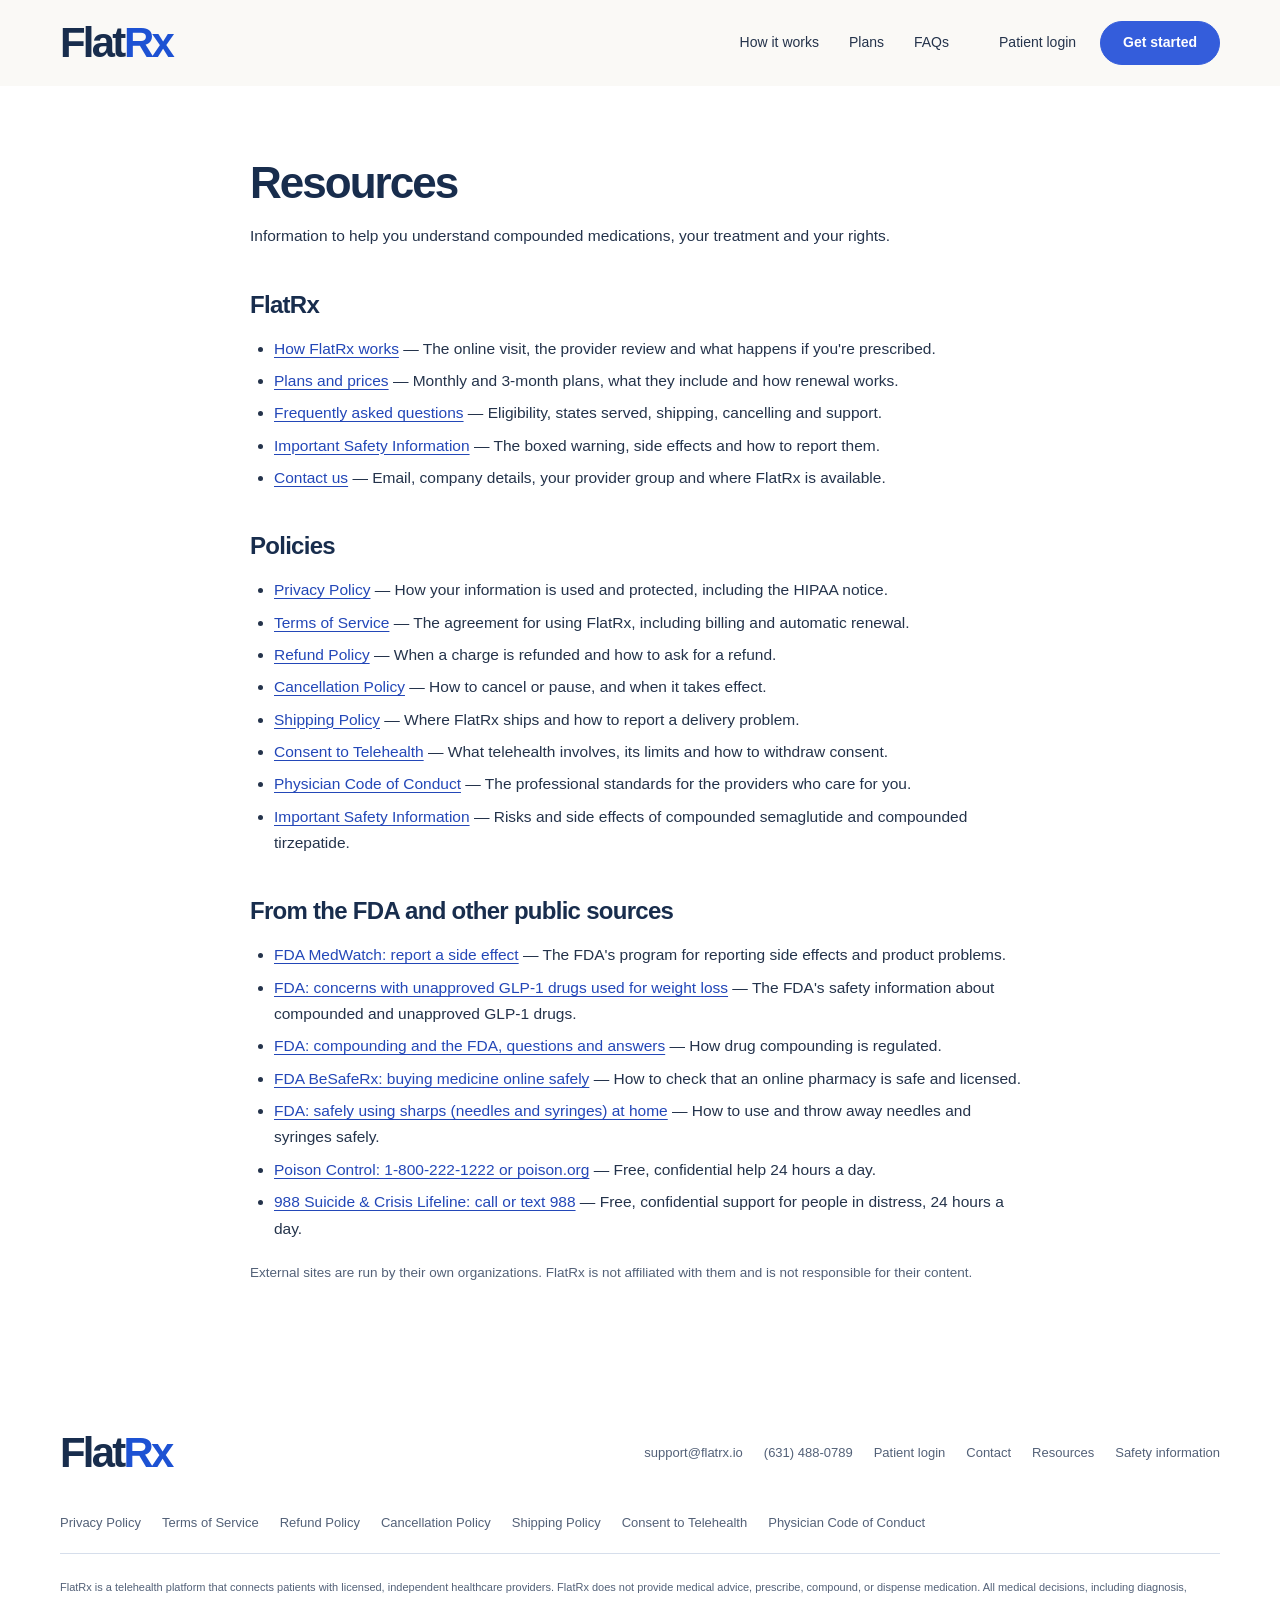
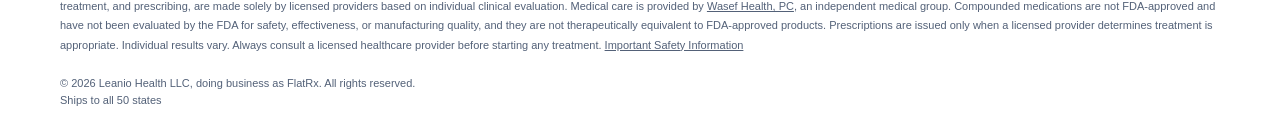
<file: resources/index.html>
<!doctype html>
<html lang="en">
  <head>
    <meta charset="utf-8">
    <meta name="viewport" content="width=device-width, initial-scale=1">
    <meta name="robots" content="noindex, nofollow">
  <link rel="icon" href="/favicon.ico" sizes="48x48">
  <link rel="icon" type="image/svg+xml" href="/favicon.svg">
  <link rel="icon" type="image/png" sizes="32x32" href="/favicon-32x32.png">
  <link rel="icon" type="image/png" sizes="16x16" href="/favicon-16x16.png">
  <link rel="apple-touch-icon" sizes="180x180" href="/apple-touch-icon.png">
    <title>Resources | FlatRx</title>
    <meta name="description" content="FlatRx pages, policies and public resources about compounded medications and your treatment.">
    <link rel="stylesheet" href="/styles.css?v=20261020d">
  </head>
  <body>
    <a class="skip-link" href="#main">Skip to content</a>

    <header class="top">
      <div class="wrap top-inner">
        <a href="/" class="brand"><span class="brand-flat">Flat</span><span class="brand-rx">Rx</span></a>
        <nav class="nav" aria-label="Main navigation">
          <a href="/#how">How it works</a>
          <a href="/#plans">Plans</a>
          <a href="/#faq">FAQs</a>
        </nav>
        <a class="top-login" href="https://my.flatrx.io/"><span class="top-login-full">Patient login</span><span class="top-login-short">Log in</span></a>
        <a class="btn btn-sm" href="https://start.flatrx.io/start-online-visit/xtdy9j" rel="noopener">Get started</a>
      </div>
    </header>

    <main id="main" class="legal">
      <div class="wrap legal-wrap">
        <article class="legal-doc">
          <h1>Resources</h1>
        <p>Information to help you understand compounded medications, your treatment and your rights.</p>
        <h2>FlatRx</h2>
        <ul>
          <li><a href="/#how">How FlatRx works</a> — The online visit, the provider review and what happens if you're prescribed.</li>
          <li><a href="/#plans">Plans and prices</a> — Monthly and 3-month plans, what they include and how renewal works.</li>
          <li><a href="/#faq">Frequently asked questions</a> — Eligibility, states served, shipping, cancelling and support.</li>
          <li><a href="/safety/">Important Safety Information</a> — The boxed warning, side effects and how to report them.</li>
          <li><a href="/contact/">Contact us</a> — Email, company details, your provider group and where FlatRx is available.</li>
        </ul>
        <h2>Policies</h2>
        <ul>
          <li><a href="/privacy/">Privacy Policy</a> — How your information is used and protected, including the HIPAA notice.</li>
          <li><a href="/terms/">Terms of Service</a> — The agreement for using FlatRx, including billing and automatic renewal.</li>
          <li><a href="/refund-policy/">Refund Policy</a> — When a charge is refunded and how to ask for a refund.</li>
          <li><a href="/cancellation-policy/">Cancellation Policy</a> — How to cancel or pause, and when it takes effect.</li>
          <li><a href="/shipping-policy/">Shipping Policy</a> — Where FlatRx ships and how to report a delivery problem.</li>
          <li><a href="/telehealth-consent/">Consent to Telehealth</a> — What telehealth involves, its limits and how to withdraw consent.</li>
          <li><a href="/code-of-conduct/">Physician Code of Conduct</a> — The professional standards for the providers who care for you.</li>
          <li><a href="/safety/">Important Safety Information</a> — Risks and side effects of compounded semaglutide and compounded tirzepatide.</li>
        </ul>
        <h2>From the FDA and other public sources</h2>
        <ul>
          <li><a href="https://www.fda.gov/safety/medwatch-fda-safety-information-and-adverse-event-reporting-program" target="_blank" rel="noopener noreferrer">FDA MedWatch: report a side effect</a> — The FDA's program for reporting side effects and product problems.</li>
          <li><a href="https://www.fda.gov/drugs/postmarket-drug-safety-information-patients-and-providers/fdas-concerns-unapproved-glp-1-drugs-used-weight-loss" target="_blank" rel="noopener noreferrer">FDA: concerns with unapproved GLP-1 drugs used for weight loss</a> — The FDA's safety information about compounded and unapproved GLP-1 drugs.</li>
          <li><a href="https://www.fda.gov/drugs/human-drug-compounding/compounding-and-fda-questions-and-answers" target="_blank" rel="noopener noreferrer">FDA: compounding and the FDA, questions and answers</a> — How drug compounding is regulated.</li>
          <li><a href="https://www.fda.gov/drugs/quick-tips-buying-medicines-over-internet/besaferx-your-source-online-pharmacy-information" target="_blank" rel="noopener noreferrer">FDA BeSafeRx: buying medicine online safely</a> — How to check that an online pharmacy is safe and licensed.</li>
          <li><a href="https://www.fda.gov/medical-devices/consumer-products/safely-using-sharps-needles-and-syringes-home-work-and-travel" target="_blank" rel="noopener noreferrer">FDA: safely using sharps (needles and syringes) at home</a> — How to use and throw away needles and syringes safely.</li>
          <li><a href="https://www.poison.org/" target="_blank" rel="noopener noreferrer">Poison Control: 1-800-222-1222 or poison.org</a> — Free, confidential help 24 hours a day.</li>
          <li><a href="https://988lifeline.org/" target="_blank" rel="noopener noreferrer">988 Suicide &amp; Crisis Lifeline: call or text 988</a> — Free, confidential support for people in distress, 24 hours a day.</li>
        </ul>
        <p class="legal-note">External sites are run by their own organizations. FlatRx is not affiliated with them and is not responsible for their content.</p>
        </article>
      </div>
    </main>

    <footer class="foot">
      <div class="wrap">
        <div class="foot-row">
          <p class="brand"><span class="brand-flat">Flat</span><span class="brand-rx">Rx</span></p>
          <p class="foot-links">
            <a href="mailto:support@flatrx.io">support@flatrx.io</a>
          <a href="tel:+16314880789">(631) 488-0789</a>
          <a href="https://my.flatrx.io/">Patient login</a>
          <a href="/contact/">Contact</a>
          <a href="/resources/">Resources</a>
          <a href="/safety/">Safety information</a>
          </p>
        </div>
        <p class="foot-links foot-legal">
        <a href="/privacy/">Privacy Policy</a>
        <a href="/terms/">Terms of Service</a>
        <a href="/refund-policy/">Refund Policy</a>
        <a href="/cancellation-policy/">Cancellation Policy</a>
        <a href="/shipping-policy/">Shipping Policy</a>
        <a href="/telehealth-consent/">Consent to Telehealth</a>
        <a href="/code-of-conduct/">Physician Code of Conduct</a>
      </p>
        <p class="disclaimer">FlatRx is a telehealth platform that connects patients with licensed, independent healthcare providers. FlatRx does not provide medical advice, prescribe, compound, or dispense medication. All medical decisions, including diagnosis, treatment, and prescribing, are made solely by licensed providers based on individual clinical evaluation. Medical care is provided by <a href="https://wasef-health.com/">Wasef Health, PC</a>, an independent medical group. Compounded medications are not FDA-approved and have not been evaluated by the FDA for safety, effectiveness, or manufacturing quality, and they are not therapeutically equivalent to FDA-approved products. Prescriptions are issued only when a licensed provider determines treatment is appropriate. Individual results vary. Always consult a licensed healthcare provider before starting any treatment. <a href="/safety/">Important Safety Information</a></p>
        <p class="copyright">&copy; 2026 Leanio Health LLC, doing business as FlatRx. All rights reserved.</p>
        <p class="foot-addr">Ships to all 50 states</p>
      </div>
    </footer>
  </body>
</html>
</file>
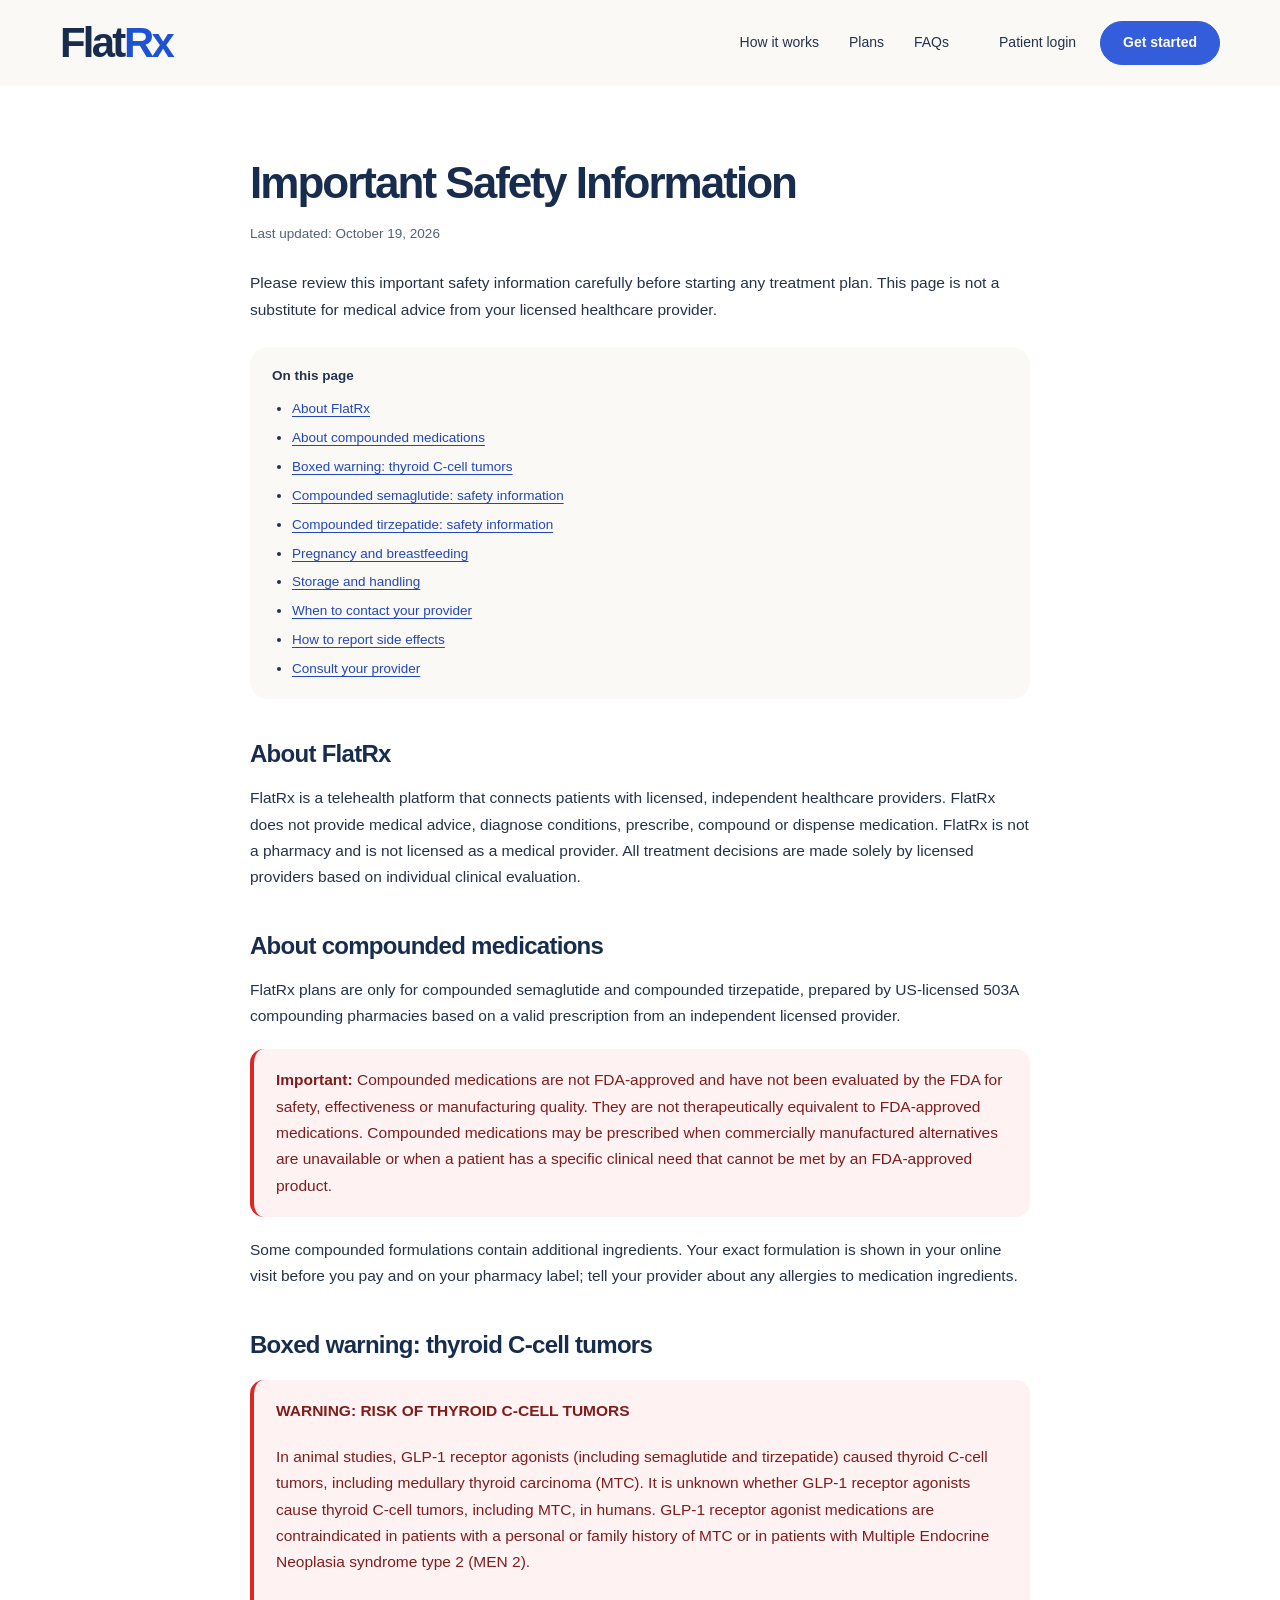
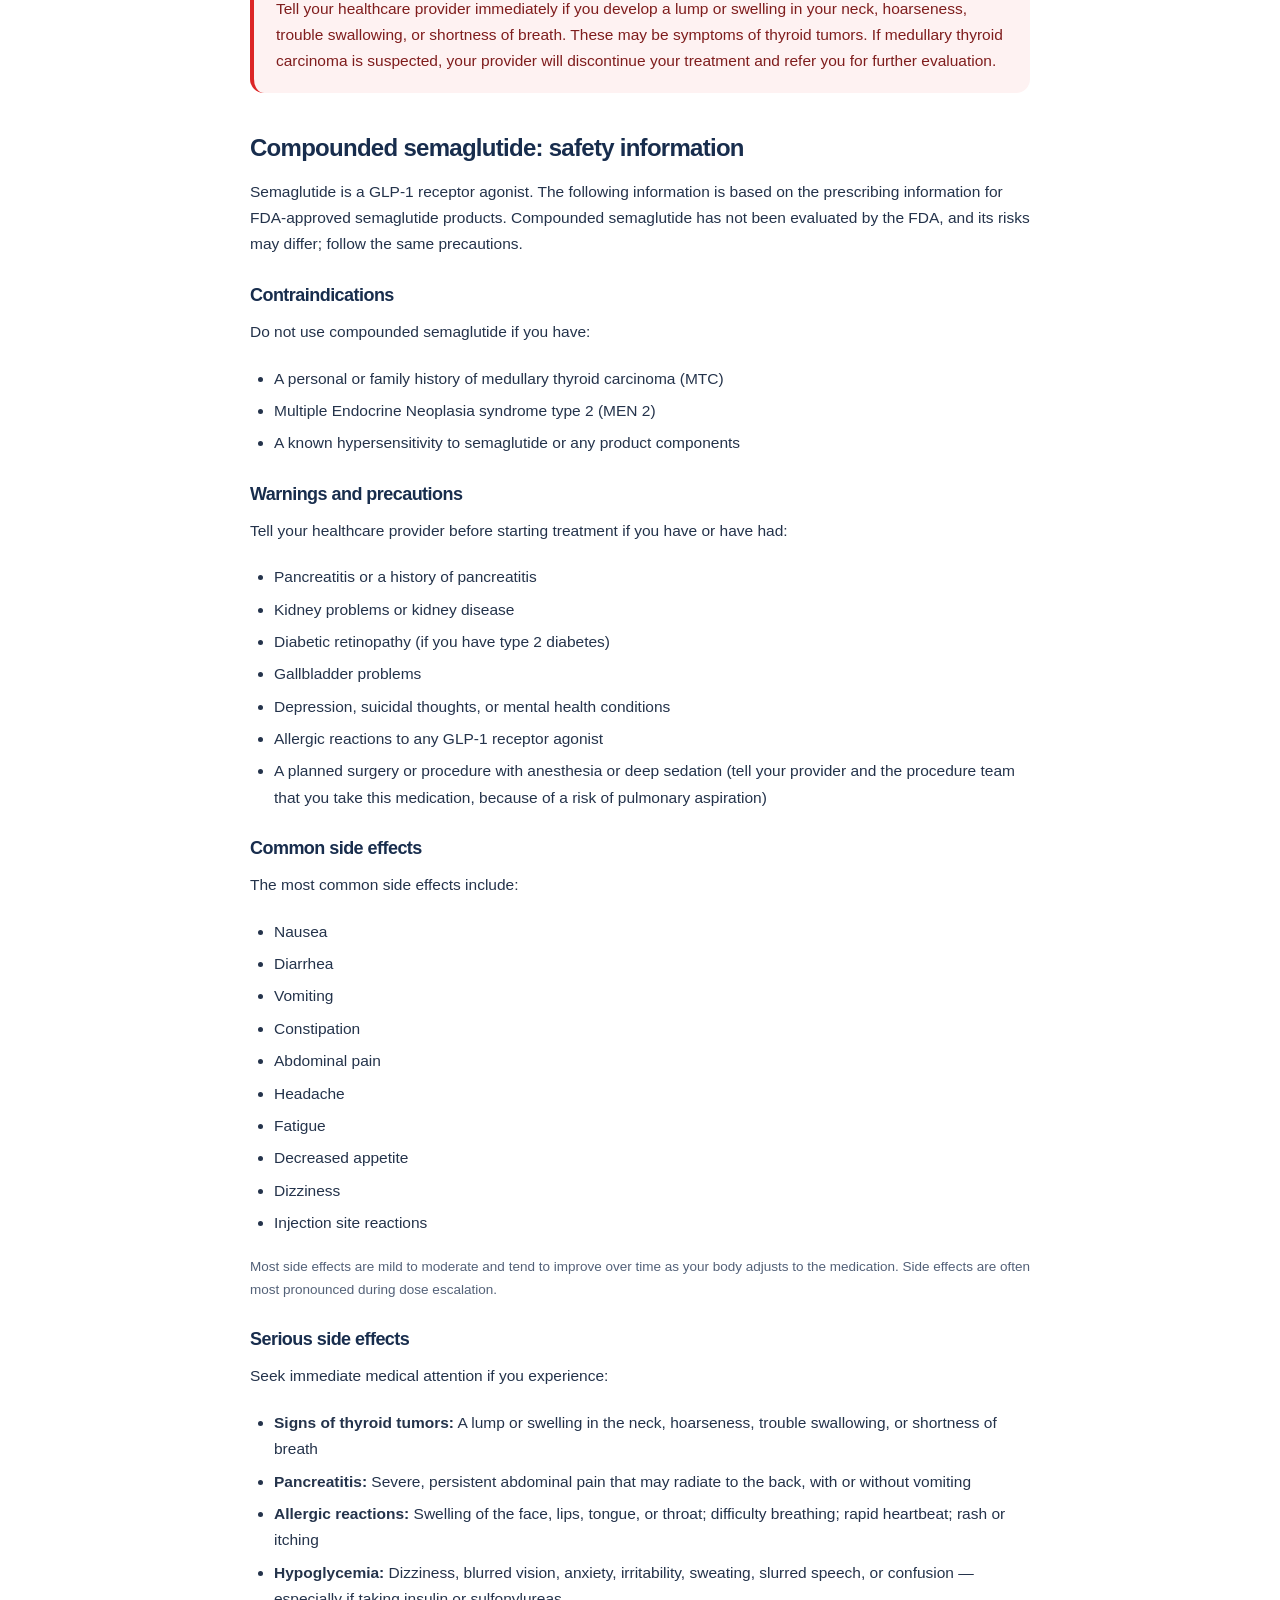
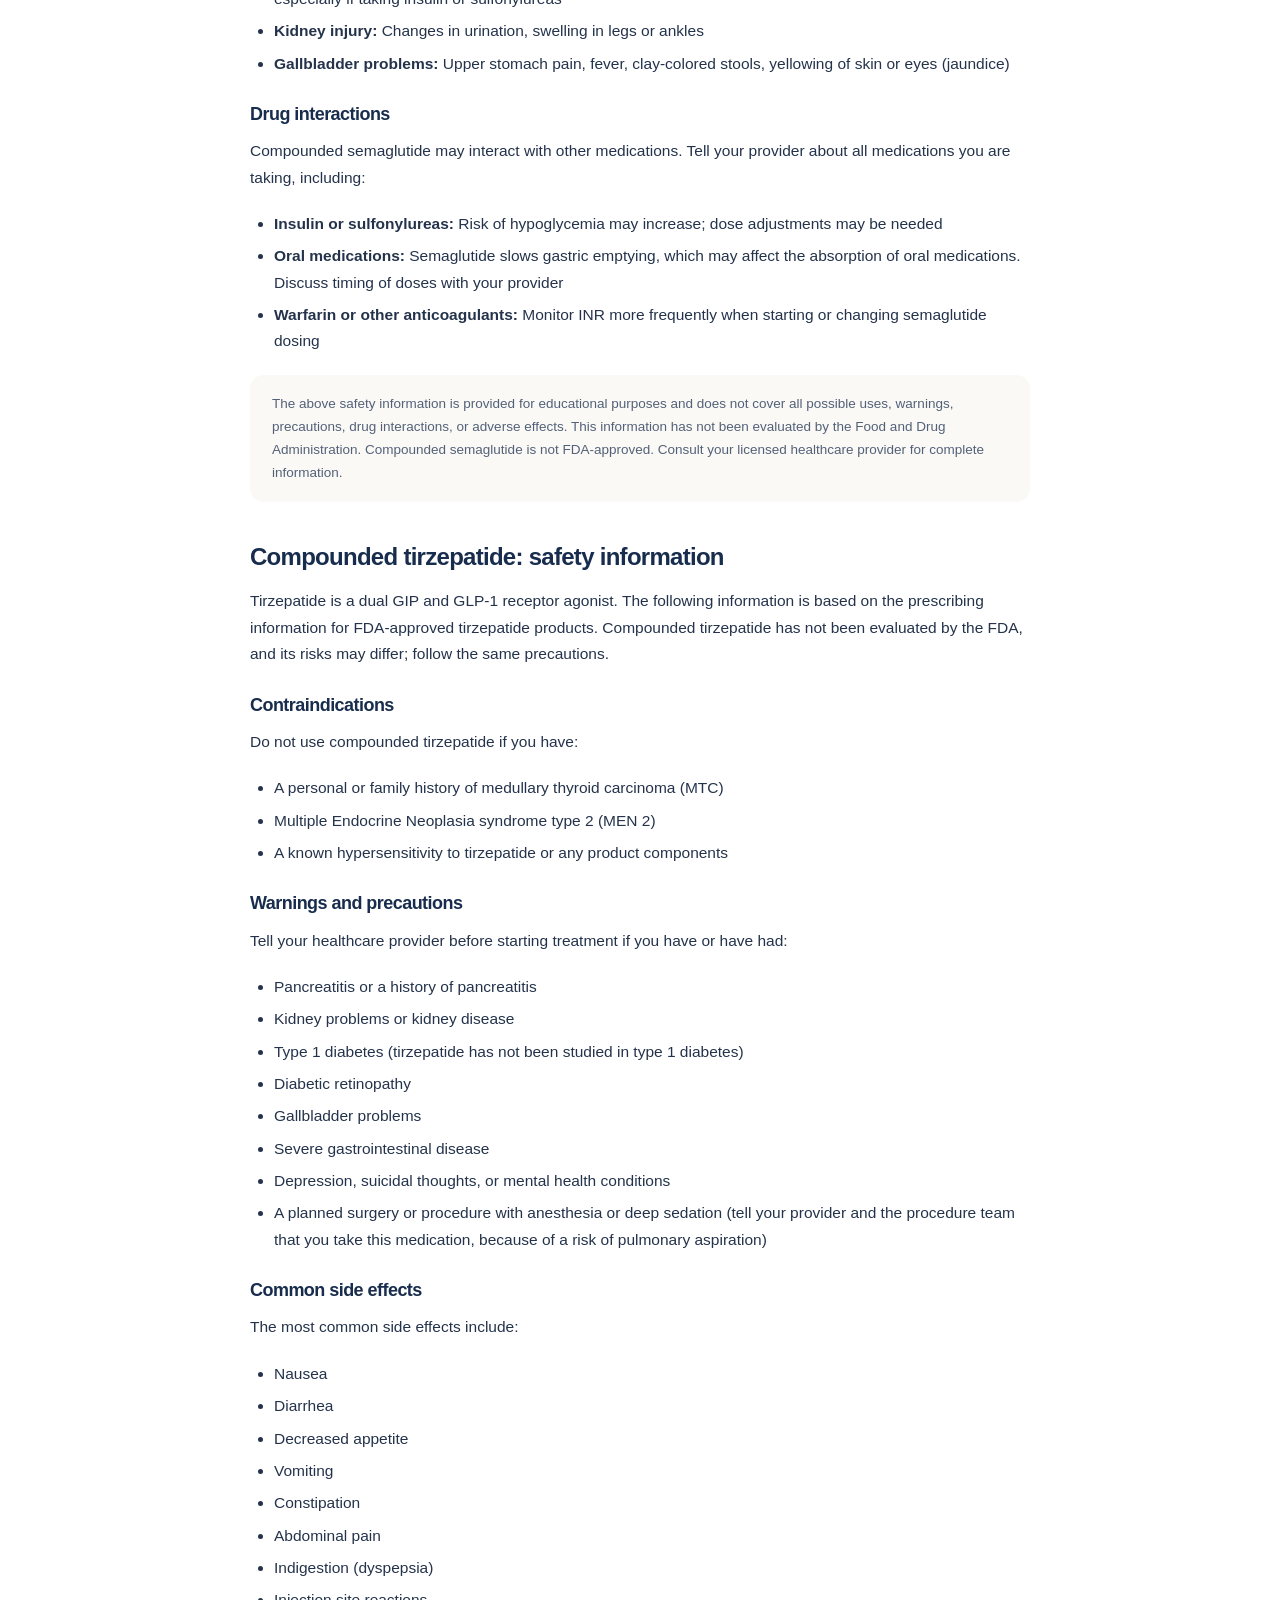
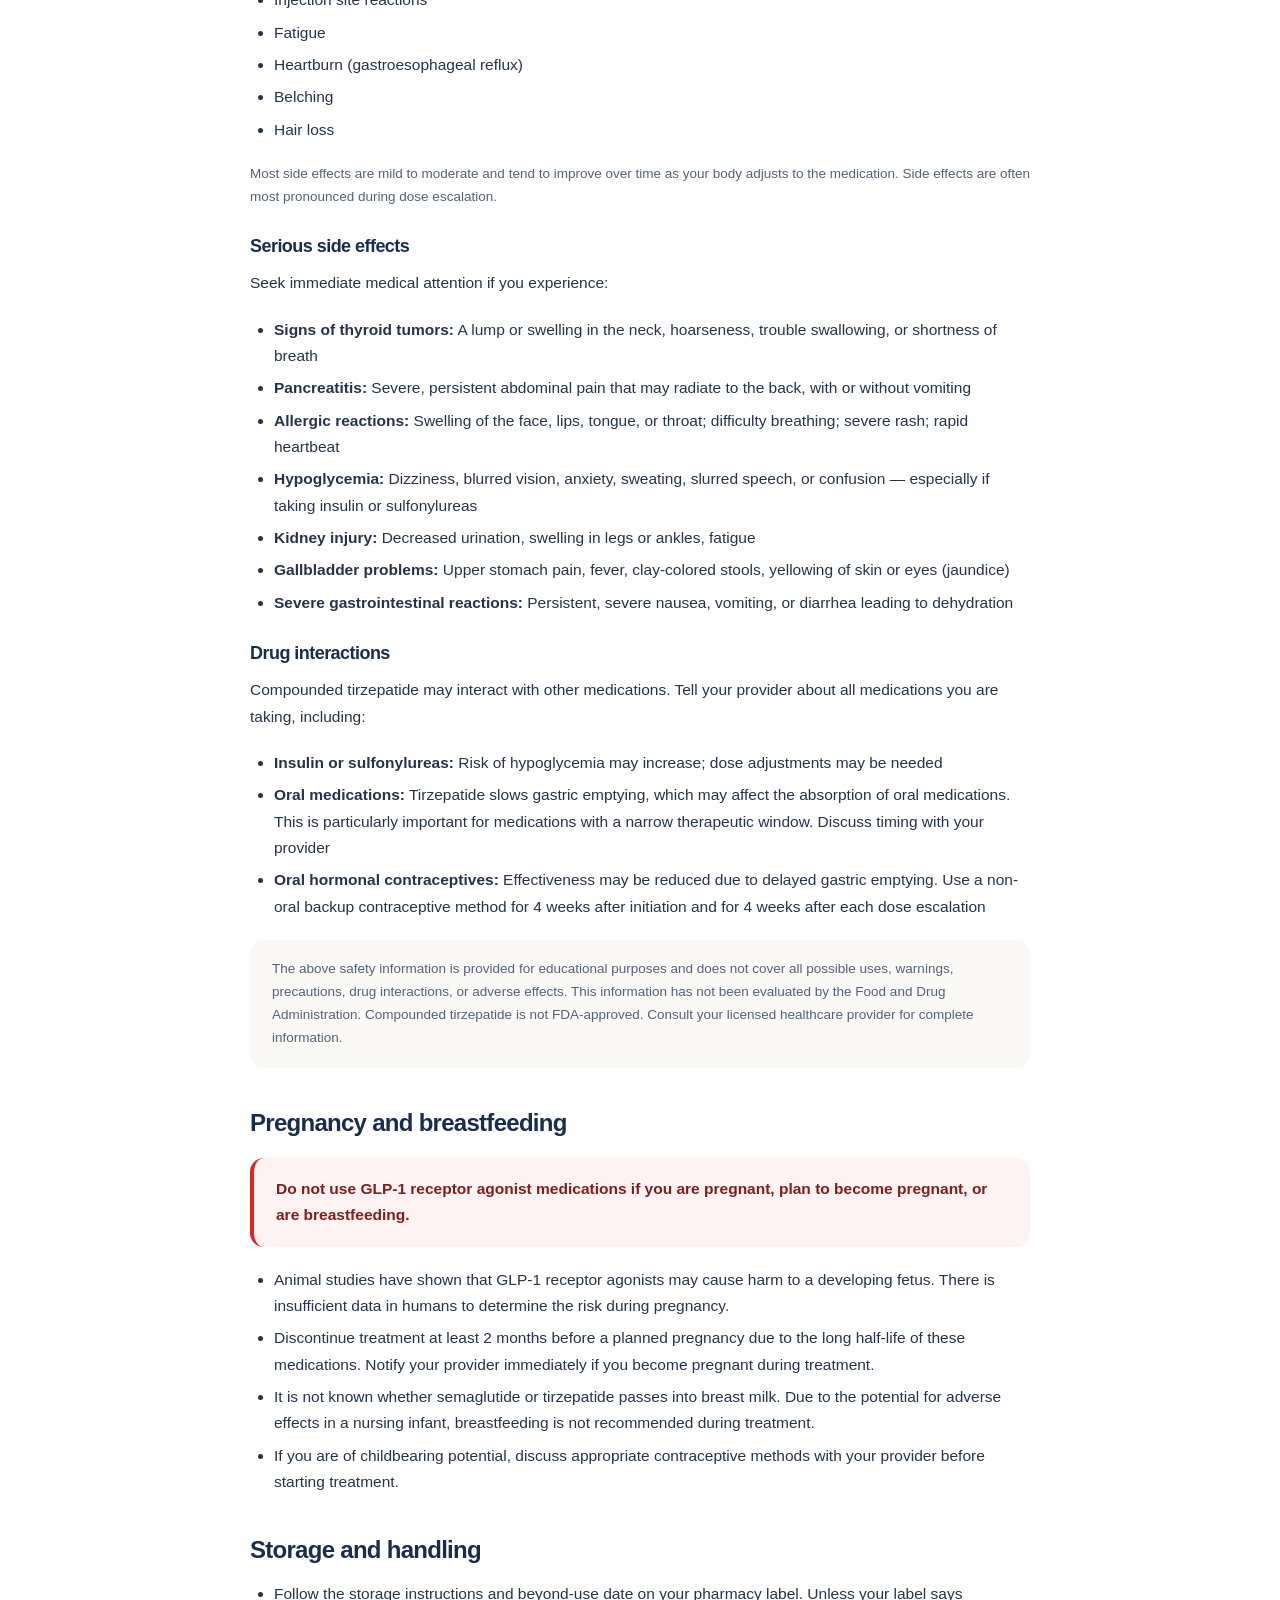
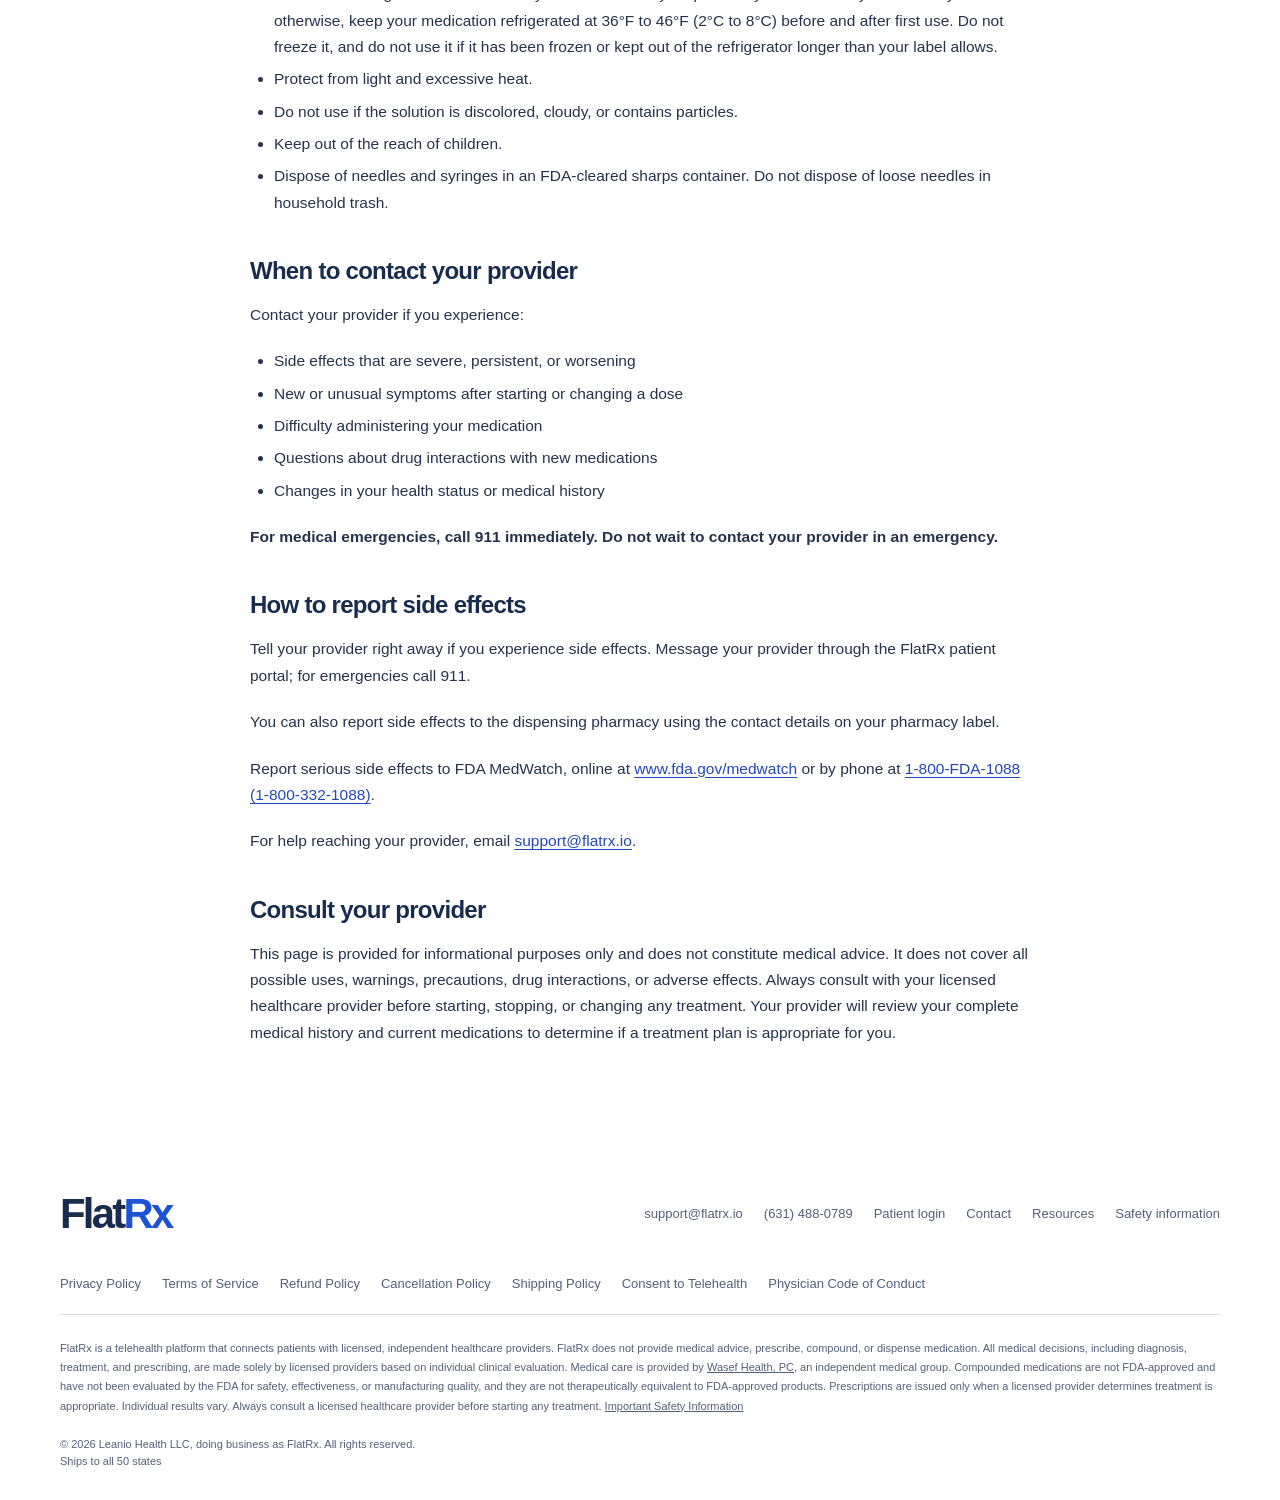
<file: safety/index.html>
<!doctype html>
<html lang="en">
  <head>
    <meta charset="utf-8">
    <meta name="viewport" content="width=device-width, initial-scale=1">
    <meta name="robots" content="noindex, nofollow">
  <link rel="icon" href="/favicon.ico" sizes="48x48">
  <link rel="icon" type="image/svg+xml" href="/favicon.svg">
  <link rel="icon" type="image/png" sizes="32x32" href="/favicon-32x32.png">
  <link rel="icon" type="image/png" sizes="16x16" href="/favicon-16x16.png">
  <link rel="apple-touch-icon" sizes="180x180" href="/apple-touch-icon.png">
    <title>Important Safety Information | FlatRx</title>
    <meta name="description" content="Important safety information for compounded semaglutide and compounded tirzepatide, including the boxed warning, side effects and how to report them.">
    <link rel="stylesheet" href="/styles.css?v=20261020d">
  </head>
  <body>
    <a class="skip-link" href="#main">Skip to content</a>

    <header class="top">
      <div class="wrap top-inner">
        <a href="/" class="brand"><span class="brand-flat">Flat</span><span class="brand-rx">Rx</span></a>
        <nav class="nav" aria-label="Main navigation">
          <a href="/#how">How it works</a>
          <a href="/#plans">Plans</a>
          <a href="/#faq">FAQs</a>
        </nav>
        <a class="top-login" href="https://my.flatrx.io/"><span class="top-login-full">Patient login</span><span class="top-login-short">Log in</span></a>
        <a class="btn btn-sm" href="https://start.flatrx.io/start-online-visit/xtdy9j" rel="noopener">Get started</a>
      </div>
    </header>

    <main id="main" class="legal">
      <div class="wrap legal-wrap">
        <article class="legal-doc">
          <h1>Important Safety Information</h1>
        <p class="legal-meta">Last updated: October 19, 2026</p>
        <p>Please review this important safety information carefully before starting any treatment plan. This page is not a substitute for medical advice from your licensed healthcare provider.</p>
        <nav class="legal-toc" aria-label="On this page">
          <p><strong>On this page</strong></p>
          <ul>
            <li><a href="#about-flatrx">About FlatRx</a></li>
            <li><a href="#about-compounded-medications">About compounded medications</a></li>
            <li><a href="#boxed-warning">Boxed warning: thyroid C-cell tumors</a></li>
            <li><a href="#compounded-semaglutide">Compounded semaglutide: safety information</a></li>
            <li><a href="#compounded-tirzepatide">Compounded tirzepatide: safety information</a></li>
            <li><a href="#pregnancy-and-breastfeeding">Pregnancy and breastfeeding</a></li>
            <li><a href="#storage-and-handling">Storage and handling</a></li>
            <li><a href="#when-to-contact-your-provider">When to contact your provider</a></li>
            <li><a href="#how-to-report-side-effects">How to report side effects</a></li>
            <li><a href="#consult-your-provider">Consult your provider</a></li>
          </ul>
        </nav>
        <h2 id="about-flatrx">About FlatRx</h2>
        <p>FlatRx is a telehealth platform that connects patients with licensed, independent healthcare providers. FlatRx does not provide medical advice, diagnose conditions, prescribe, compound or dispense medication. FlatRx is not a pharmacy and is not licensed as a medical provider. All treatment decisions are made solely by licensed providers based on individual clinical evaluation.</p>
        <h2 id="about-compounded-medications">About compounded medications</h2>
        <p>FlatRx plans are only for compounded semaglutide and compounded tirzepatide, prepared by US-licensed 503A compounding pharmacies based on a valid prescription from an independent licensed provider.</p>
        <div class="callout callout-warn">
          <p><strong>Important:</strong> Compounded medications are not FDA-approved and have not been evaluated by the FDA for safety, effectiveness or manufacturing quality. They are not therapeutically equivalent to FDA-approved medications. Compounded medications may be prescribed when commercially manufactured alternatives are unavailable or when a patient has a specific clinical need that cannot be met by an FDA-approved product.</p>
        </div>
        <p>Some compounded formulations contain additional ingredients. Your exact formulation is shown in your online visit before you pay and on your pharmacy label; tell your provider about any allergies to medication ingredients.</p>
        <h2 id="boxed-warning">Boxed warning: thyroid C-cell tumors</h2>
        <div class="callout callout-warn">
          <p><strong>WARNING: RISK OF THYROID C-CELL TUMORS</strong></p>
          <p>In animal studies, GLP-1 receptor agonists (including semaglutide and tirzepatide) caused thyroid C-cell tumors, including medullary thyroid carcinoma (MTC). It is unknown whether GLP-1 receptor agonists cause thyroid C-cell tumors, including MTC, in humans. GLP-1 receptor agonist medications are contraindicated in patients with a personal or family history of MTC or in patients with Multiple Endocrine Neoplasia syndrome type 2 (MEN 2).</p>
          <p>Tell your healthcare provider immediately if you develop a lump or swelling in your neck, hoarseness, trouble swallowing, or shortness of breath. These may be symptoms of thyroid tumors. If medullary thyroid carcinoma is suspected, your provider will discontinue your treatment and refer you for further evaluation.</p>
        </div>
        <h2 id="compounded-semaglutide">Compounded semaglutide: safety information</h2>
        <p>Semaglutide is a GLP-1 receptor agonist. The following information is based on the prescribing information for FDA-approved semaglutide products. Compounded semaglutide has not been evaluated by the FDA, and its risks may differ; follow the same precautions.</p>
        <h3>Contraindications</h3>
        <p>Do not use compounded semaglutide if you have:</p>
        <ul>
          <li>A personal or family history of medullary thyroid carcinoma (MTC)</li>
          <li>Multiple Endocrine Neoplasia syndrome type 2 (MEN 2)</li>
          <li>A known hypersensitivity to semaglutide or any product components</li>
        </ul>
        <h3>Warnings and precautions</h3>
        <p>Tell your healthcare provider before starting treatment if you have or have had:</p>
        <ul>
          <li>Pancreatitis or a history of pancreatitis</li>
          <li>Kidney problems or kidney disease</li>
          <li>Diabetic retinopathy (if you have type 2 diabetes)</li>
          <li>Gallbladder problems</li>
          <li>Depression, suicidal thoughts, or mental health conditions</li>
          <li>Allergic reactions to any GLP-1 receptor agonist</li>
          <li>A planned surgery or procedure with anesthesia or deep sedation (tell your provider and the procedure team that you take this medication, because of a risk of pulmonary aspiration)</li>
        </ul>
        <h3>Common side effects</h3>
        <p>The most common side effects include:</p>
        <ul>
          <li>Nausea</li>
          <li>Diarrhea</li>
          <li>Vomiting</li>
          <li>Constipation</li>
          <li>Abdominal pain</li>
          <li>Headache</li>
          <li>Fatigue</li>
          <li>Decreased appetite</li>
          <li>Dizziness</li>
          <li>Injection site reactions</li>
        </ul>
        <p class="legal-note">Most side effects are mild to moderate and tend to improve over time as your body adjusts to the medication. Side effects are often most pronounced during dose escalation.</p>
        <h3>Serious side effects</h3>
        <p>Seek immediate medical attention if you experience:</p>
        <ul>
          <li><strong>Signs of thyroid tumors:</strong> A lump or swelling in the neck, hoarseness, trouble swallowing, or shortness of breath</li>
          <li><strong>Pancreatitis:</strong> Severe, persistent abdominal pain that may radiate to the back, with or without vomiting</li>
          <li><strong>Allergic reactions:</strong> Swelling of the face, lips, tongue, or throat; difficulty breathing; rapid heartbeat; rash or itching</li>
          <li><strong>Hypoglycemia:</strong> Dizziness, blurred vision, anxiety, irritability, sweating, slurred speech, or confusion — especially if taking insulin or sulfonylureas</li>
          <li><strong>Kidney injury:</strong> Changes in urination, swelling in legs or ankles</li>
          <li><strong>Gallbladder problems:</strong> Upper stomach pain, fever, clay-colored stools, yellowing of skin or eyes (jaundice)</li>
        </ul>
        <h3>Drug interactions</h3>
        <p>Compounded semaglutide may interact with other medications. Tell your provider about all medications you are taking, including:</p>
        <ul>
          <li><strong>Insulin or sulfonylureas:</strong> Risk of hypoglycemia may increase; dose adjustments may be needed</li>
          <li><strong>Oral medications:</strong> Semaglutide slows gastric emptying, which may affect the absorption of oral medications. Discuss timing of doses with your provider</li>
          <li><strong>Warfarin or other anticoagulants:</strong> Monitor INR more frequently when starting or changing semaglutide dosing</li>
        </ul>
        <div class="callout">
          <p class="legal-note">The above safety information is provided for educational purposes and does not cover all possible uses, warnings, precautions, drug interactions, or adverse effects. This information has not been evaluated by the Food and Drug Administration. Compounded semaglutide is not FDA-approved. Consult your licensed healthcare provider for complete information.</p>
        </div>
        <h2 id="compounded-tirzepatide">Compounded tirzepatide: safety information</h2>
        <p>Tirzepatide is a dual GIP and GLP-1 receptor agonist. The following information is based on the prescribing information for FDA-approved tirzepatide products. Compounded tirzepatide has not been evaluated by the FDA, and its risks may differ; follow the same precautions.</p>
        <h3>Contraindications</h3>
        <p>Do not use compounded tirzepatide if you have:</p>
        <ul>
          <li>A personal or family history of medullary thyroid carcinoma (MTC)</li>
          <li>Multiple Endocrine Neoplasia syndrome type 2 (MEN 2)</li>
          <li>A known hypersensitivity to tirzepatide or any product components</li>
        </ul>
        <h3>Warnings and precautions</h3>
        <p>Tell your healthcare provider before starting treatment if you have or have had:</p>
        <ul>
          <li>Pancreatitis or a history of pancreatitis</li>
          <li>Kidney problems or kidney disease</li>
          <li>Type 1 diabetes (tirzepatide has not been studied in type 1 diabetes)</li>
          <li>Diabetic retinopathy</li>
          <li>Gallbladder problems</li>
          <li>Severe gastrointestinal disease</li>
          <li>Depression, suicidal thoughts, or mental health conditions</li>
          <li>A planned surgery or procedure with anesthesia or deep sedation (tell your provider and the procedure team that you take this medication, because of a risk of pulmonary aspiration)</li>
        </ul>
        <h3>Common side effects</h3>
        <p>The most common side effects include:</p>
        <ul>
          <li>Nausea</li>
          <li>Diarrhea</li>
          <li>Decreased appetite</li>
          <li>Vomiting</li>
          <li>Constipation</li>
          <li>Abdominal pain</li>
          <li>Indigestion (dyspepsia)</li>
          <li>Injection site reactions</li>
          <li>Fatigue</li>
          <li>Heartburn (gastroesophageal reflux)</li>
          <li>Belching</li>
          <li>Hair loss</li>
        </ul>
        <p class="legal-note">Most side effects are mild to moderate and tend to improve over time as your body adjusts to the medication. Side effects are often most pronounced during dose escalation.</p>
        <h3>Serious side effects</h3>
        <p>Seek immediate medical attention if you experience:</p>
        <ul>
          <li><strong>Signs of thyroid tumors:</strong> A lump or swelling in the neck, hoarseness, trouble swallowing, or shortness of breath</li>
          <li><strong>Pancreatitis:</strong> Severe, persistent abdominal pain that may radiate to the back, with or without vomiting</li>
          <li><strong>Allergic reactions:</strong> Swelling of the face, lips, tongue, or throat; difficulty breathing; severe rash; rapid heartbeat</li>
          <li><strong>Hypoglycemia:</strong> Dizziness, blurred vision, anxiety, sweating, slurred speech, or confusion — especially if taking insulin or sulfonylureas</li>
          <li><strong>Kidney injury:</strong> Decreased urination, swelling in legs or ankles, fatigue</li>
          <li><strong>Gallbladder problems:</strong> Upper stomach pain, fever, clay-colored stools, yellowing of skin or eyes (jaundice)</li>
          <li><strong>Severe gastrointestinal reactions:</strong> Persistent, severe nausea, vomiting, or diarrhea leading to dehydration</li>
        </ul>
        <h3>Drug interactions</h3>
        <p>Compounded tirzepatide may interact with other medications. Tell your provider about all medications you are taking, including:</p>
        <ul>
          <li><strong>Insulin or sulfonylureas:</strong> Risk of hypoglycemia may increase; dose adjustments may be needed</li>
          <li><strong>Oral medications:</strong> Tirzepatide slows gastric emptying, which may affect the absorption of oral medications. This is particularly important for medications with a narrow therapeutic window. Discuss timing with your provider</li>
          <li><strong>Oral hormonal contraceptives:</strong> Effectiveness may be reduced due to delayed gastric emptying. Use a non-oral backup contraceptive method for 4 weeks after initiation and for 4 weeks after each dose escalation</li>
        </ul>
        <div class="callout">
          <p class="legal-note">The above safety information is provided for educational purposes and does not cover all possible uses, warnings, precautions, drug interactions, or adverse effects. This information has not been evaluated by the Food and Drug Administration. Compounded tirzepatide is not FDA-approved. Consult your licensed healthcare provider for complete information.</p>
        </div>
        <h2 id="pregnancy-and-breastfeeding">Pregnancy and breastfeeding</h2>
        <div class="callout callout-warn">
          <p><strong>Do not use GLP-1 receptor agonist medications if you are pregnant, plan to become pregnant, or are breastfeeding.</strong></p>
        </div>
        <ul>
          <li>Animal studies have shown that GLP-1 receptor agonists may cause harm to a developing fetus. There is insufficient data in humans to determine the risk during pregnancy.</li>
          <li>Discontinue treatment at least 2 months before a planned pregnancy due to the long half-life of these medications. Notify your provider immediately if you become pregnant during treatment.</li>
          <li>It is not known whether semaglutide or tirzepatide passes into breast milk. Due to the potential for adverse effects in a nursing infant, breastfeeding is not recommended during treatment.</li>
          <li>If you are of childbearing potential, discuss appropriate contraceptive methods with your provider before starting treatment.</li>
        </ul>
        <h2 id="storage-and-handling">Storage and handling</h2>
        <ul>
          <li>Follow the storage instructions and beyond-use date on your pharmacy label. Unless your label says otherwise, keep your medication refrigerated at 36&deg;F to 46&deg;F (2&deg;C to 8&deg;C) before and after first use. Do not freeze it, and do not use it if it has been frozen or kept out of the refrigerator longer than your label allows.</li>
          <li>Protect from light and excessive heat.</li>
          <li>Do not use if the solution is discolored, cloudy, or contains particles.</li>
          <li>Keep out of the reach of children.</li>
          <li>Dispose of needles and syringes in an FDA-cleared sharps container. Do not dispose of loose needles in household trash.</li>
        </ul>
        <h2 id="when-to-contact-your-provider">When to contact your provider</h2>
        <p>Contact your provider if you experience:</p>
        <ul>
          <li>Side effects that are severe, persistent, or worsening</li>
          <li>New or unusual symptoms after starting or changing a dose</li>
          <li>Difficulty administering your medication</li>
          <li>Questions about drug interactions with new medications</li>
          <li>Changes in your health status or medical history</li>
        </ul>
        <p><strong>For medical emergencies, call 911 immediately. Do not wait to contact your provider in an emergency.</strong></p>
        <h2 id="how-to-report-side-effects">How to report side effects</h2>
        <p>Tell your provider right away if you experience side effects. Message your provider through the FlatRx patient portal; for emergencies call 911.</p>
        <p>You can also report side effects to the dispensing pharmacy using the contact details on your pharmacy label.</p>
        <p>Report serious side effects to FDA MedWatch, online at <a href="https://www.fda.gov/safety/medwatch-fda-safety-information-and-adverse-event-reporting-program" target="_blank" rel="noopener noreferrer">www.fda.gov/medwatch</a> or by phone at <a href="tel:18003321088">1-800-FDA-1088 (1-800-332-1088)</a>.</p>
        <p>For help reaching your provider, email <a href="mailto:support@flatrx.io">support@flatrx.io</a>.</p>
        <h2 id="consult-your-provider">Consult your provider</h2>
        <p>This page is provided for informational purposes only and does not constitute medical advice. It does not cover all possible uses, warnings, precautions, drug interactions, or adverse effects. Always consult with your licensed healthcare provider before starting, stopping, or changing any treatment. Your provider will review your complete medical history and current medications to determine if a treatment plan is appropriate for you.</p>
        </article>
      </div>
    </main>

    <footer class="foot">
      <div class="wrap">
        <div class="foot-row">
          <p class="brand"><span class="brand-flat">Flat</span><span class="brand-rx">Rx</span></p>
          <p class="foot-links">
            <a href="mailto:support@flatrx.io">support@flatrx.io</a>
          <a href="tel:+16314880789">(631) 488-0789</a>
          <a href="https://my.flatrx.io/">Patient login</a>
          <a href="/contact/">Contact</a>
          <a href="/resources/">Resources</a>
          <a href="/safety/">Safety information</a>
          </p>
        </div>
        <p class="foot-links foot-legal">
        <a href="/privacy/">Privacy Policy</a>
        <a href="/terms/">Terms of Service</a>
        <a href="/refund-policy/">Refund Policy</a>
        <a href="/cancellation-policy/">Cancellation Policy</a>
        <a href="/shipping-policy/">Shipping Policy</a>
        <a href="/telehealth-consent/">Consent to Telehealth</a>
        <a href="/code-of-conduct/">Physician Code of Conduct</a>
      </p>
        <p class="disclaimer">FlatRx is a telehealth platform that connects patients with licensed, independent healthcare providers. FlatRx does not provide medical advice, prescribe, compound, or dispense medication. All medical decisions, including diagnosis, treatment, and prescribing, are made solely by licensed providers based on individual clinical evaluation. Medical care is provided by <a href="https://wasef-health.com/">Wasef Health, PC</a>, an independent medical group. Compounded medications are not FDA-approved and have not been evaluated by the FDA for safety, effectiveness, or manufacturing quality, and they are not therapeutically equivalent to FDA-approved products. Prescriptions are issued only when a licensed provider determines treatment is appropriate. Individual results vary. Always consult a licensed healthcare provider before starting any treatment. <a href="/safety/">Important Safety Information</a></p>
        <p class="copyright">&copy; 2026 Leanio Health LLC, doing business as FlatRx. All rights reserved.</p>
        <p class="foot-addr">Ships to all 50 states</p>
      </div>
    </footer>
  </body>
</html>
</file>
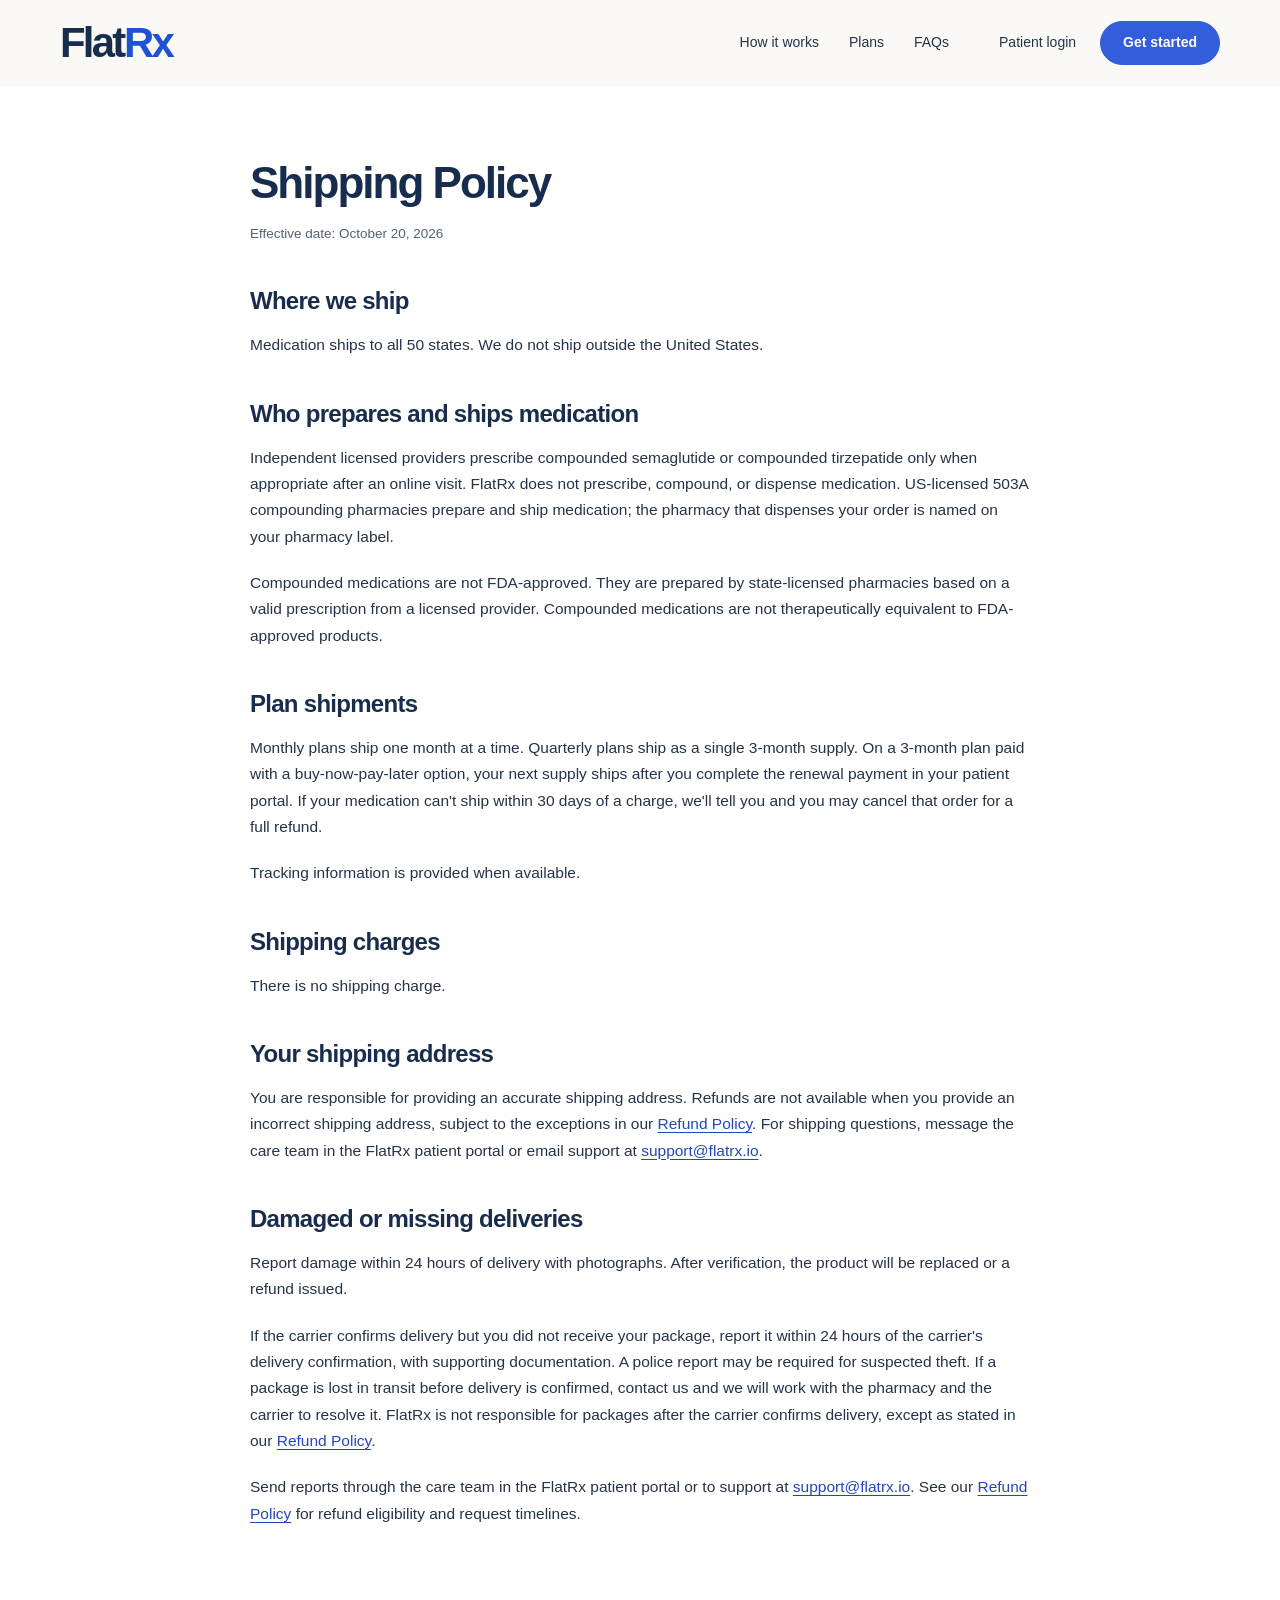
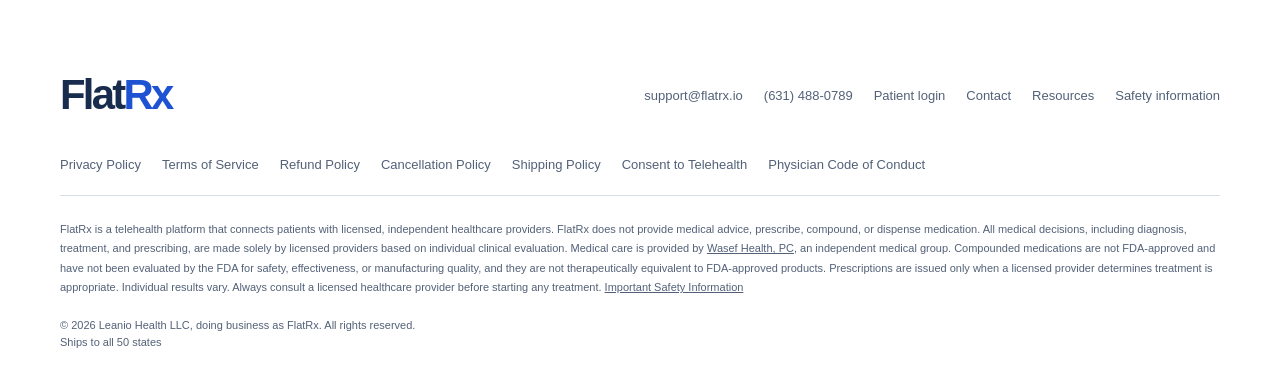
<file: shipping-policy/index.html>
<!doctype html>
<html lang="en">
  <head>
    <meta charset="utf-8">
    <meta name="viewport" content="width=device-width, initial-scale=1">
    <meta name="robots" content="noindex, nofollow">
  <link rel="icon" href="/favicon.ico" sizes="48x48">
  <link rel="icon" type="image/svg+xml" href="/favicon.svg">
  <link rel="icon" type="image/png" sizes="32x32" href="/favicon-32x32.png">
  <link rel="icon" type="image/png" sizes="16x16" href="/favicon-16x16.png">
  <link rel="apple-touch-icon" sizes="180x180" href="/apple-touch-icon.png">
    <title>Shipping Policy | FlatRx</title>
    <meta name="description" content="Where FlatRx ships, who prepares and ships prescribed medication, and how to report a damaged or missing delivery.">
    <link rel="stylesheet" href="/styles.css?v=20261020d">
  </head>
  <body>
    <a class="skip-link" href="#main">Skip to content</a>

    <header class="top">
      <div class="wrap top-inner">
        <a href="/" class="brand"><span class="brand-flat">Flat</span><span class="brand-rx">Rx</span></a>
        <nav class="nav" aria-label="Main navigation">
          <a href="/#how">How it works</a>
          <a href="/#plans">Plans</a>
          <a href="/#faq">FAQs</a>
        </nav>
        <a class="top-login" href="https://my.flatrx.io/"><span class="top-login-full">Patient login</span><span class="top-login-short">Log in</span></a>
        <a class="btn btn-sm" href="https://start.flatrx.io/start-online-visit/xtdy9j" rel="noopener">Get started</a>
      </div>
    </header>

    <main id="main" class="legal">
      <div class="wrap legal-wrap">
        <article class="legal-doc">
          <h1>Shipping Policy</h1>
        <p class="legal-meta">Effective date: October 20, 2026</p>
        <h2 id="where-we-ship">Where we ship</h2>
        <p>Medication ships to all 50 states. We do not ship outside the United States.</p>
        <h2 id="who-prepares-and-ships-medication">Who prepares and ships medication</h2>
        <p>Independent licensed providers prescribe compounded semaglutide or compounded tirzepatide only when appropriate after an online visit. FlatRx does not prescribe, compound, or dispense medication. US-licensed 503A compounding pharmacies prepare and ship medication; the pharmacy that dispenses your order is named on your pharmacy label.</p>
        <p>Compounded medications are not FDA-approved. They are prepared by state-licensed pharmacies based on a valid prescription from a licensed provider. Compounded medications are not therapeutically equivalent to FDA-approved products.</p>
        <h2 id="plan-shipments">Plan shipments</h2>
        <p>Monthly plans ship one month at a time. Quarterly plans ship as a single 3-month supply. On a 3-month plan paid with a buy-now-pay-later option, your next supply ships after you complete the renewal payment in your patient portal. If your medication can't ship within 30 days of a charge, we'll tell you and you may cancel that order for a full refund.</p>
        <p>Tracking information is provided when available.</p>
        <h2 id="shipping-charges">Shipping charges</h2>
        <p>There is no shipping charge.</p>
        <h2 id="your-shipping-address">Your shipping address</h2>
        <p>You are responsible for providing an accurate shipping address. Refunds are not available when you provide an incorrect shipping address, subject to the exceptions in our <a href="/refund-policy/">Refund Policy</a>. For shipping questions, message the care team in the FlatRx patient portal or email support at <a href="mailto:support@flatrx.io">support@flatrx.io</a>.</p>
        <h2 id="damaged-or-missing-deliveries">Damaged or missing deliveries</h2>
        <p>Report damage within 24 hours of delivery with photographs. After verification, the product will be replaced or a refund issued.</p>
        <p>If the carrier confirms delivery but you did not receive your package, report it within 24 hours of the carrier's delivery confirmation, with supporting documentation. A police report may be required for suspected theft. If a package is lost in transit before delivery is confirmed, contact us and we will work with the pharmacy and the carrier to resolve it. FlatRx is not responsible for packages after the carrier confirms delivery, except as stated in our <a href="/refund-policy/">Refund Policy</a>.</p>
        <p>Send reports through the care team in the FlatRx patient portal or to support at <a href="mailto:support@flatrx.io">support@flatrx.io</a>. See our <a href="/refund-policy/">Refund Policy</a> for refund eligibility and request timelines.</p>
        </article>
      </div>
    </main>

    <footer class="foot">
      <div class="wrap">
        <div class="foot-row">
          <p class="brand"><span class="brand-flat">Flat</span><span class="brand-rx">Rx</span></p>
          <p class="foot-links">
            <a href="mailto:support@flatrx.io">support@flatrx.io</a>
          <a href="tel:+16314880789">(631) 488-0789</a>
          <a href="https://my.flatrx.io/">Patient login</a>
          <a href="/contact/">Contact</a>
          <a href="/resources/">Resources</a>
          <a href="/safety/">Safety information</a>
          </p>
        </div>
        <p class="foot-links foot-legal">
        <a href="/privacy/">Privacy Policy</a>
        <a href="/terms/">Terms of Service</a>
        <a href="/refund-policy/">Refund Policy</a>
        <a href="/cancellation-policy/">Cancellation Policy</a>
        <a href="/shipping-policy/">Shipping Policy</a>
        <a href="/telehealth-consent/">Consent to Telehealth</a>
        <a href="/code-of-conduct/">Physician Code of Conduct</a>
      </p>
        <p class="disclaimer">FlatRx is a telehealth platform that connects patients with licensed, independent healthcare providers. FlatRx does not provide medical advice, prescribe, compound, or dispense medication. All medical decisions, including diagnosis, treatment, and prescribing, are made solely by licensed providers based on individual clinical evaluation. Medical care is provided by <a href="https://wasef-health.com/">Wasef Health, PC</a>, an independent medical group. Compounded medications are not FDA-approved and have not been evaluated by the FDA for safety, effectiveness, or manufacturing quality, and they are not therapeutically equivalent to FDA-approved products. Prescriptions are issued only when a licensed provider determines treatment is appropriate. Individual results vary. Always consult a licensed healthcare provider before starting any treatment. <a href="/safety/">Important Safety Information</a></p>
        <p class="copyright">&copy; 2026 Leanio Health LLC, doing business as FlatRx. All rights reserved.</p>
        <p class="foot-addr">Ships to all 50 states</p>
      </div>
    </footer>
  </body>
</html>
</file>
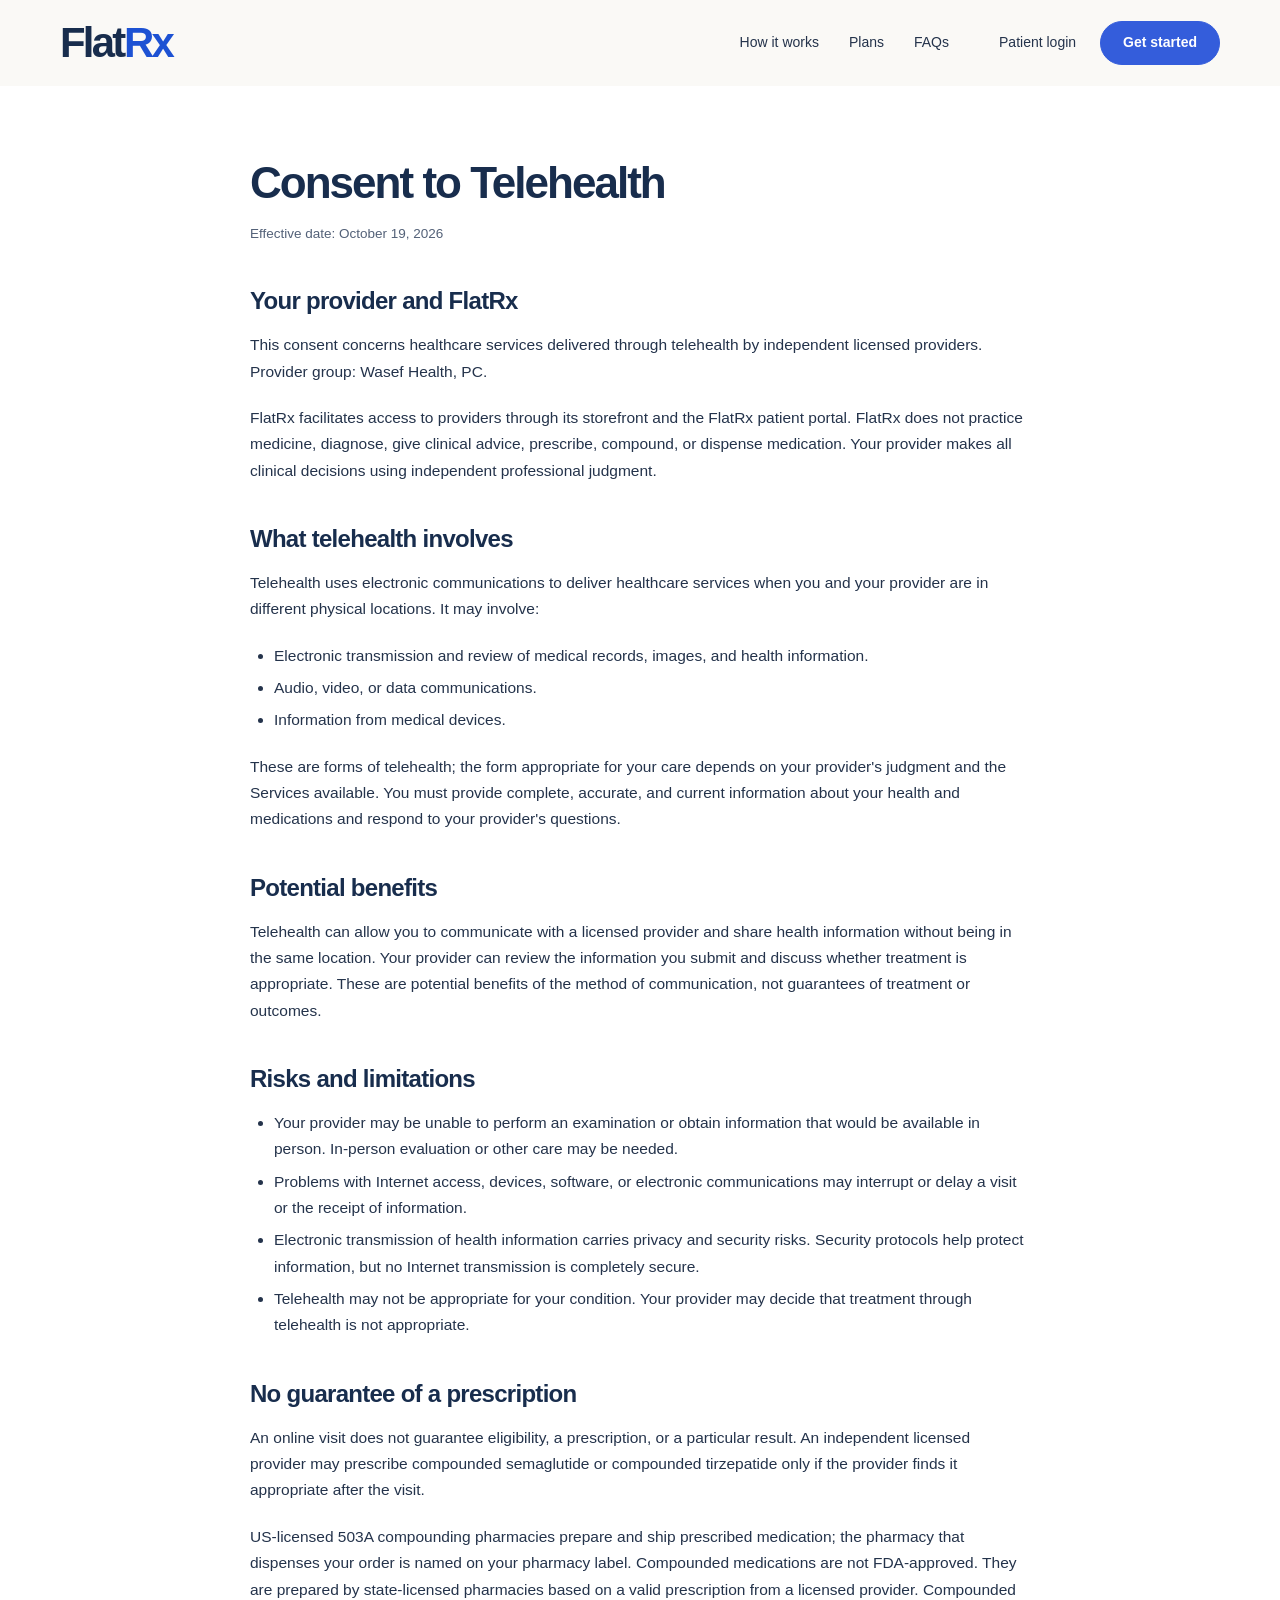
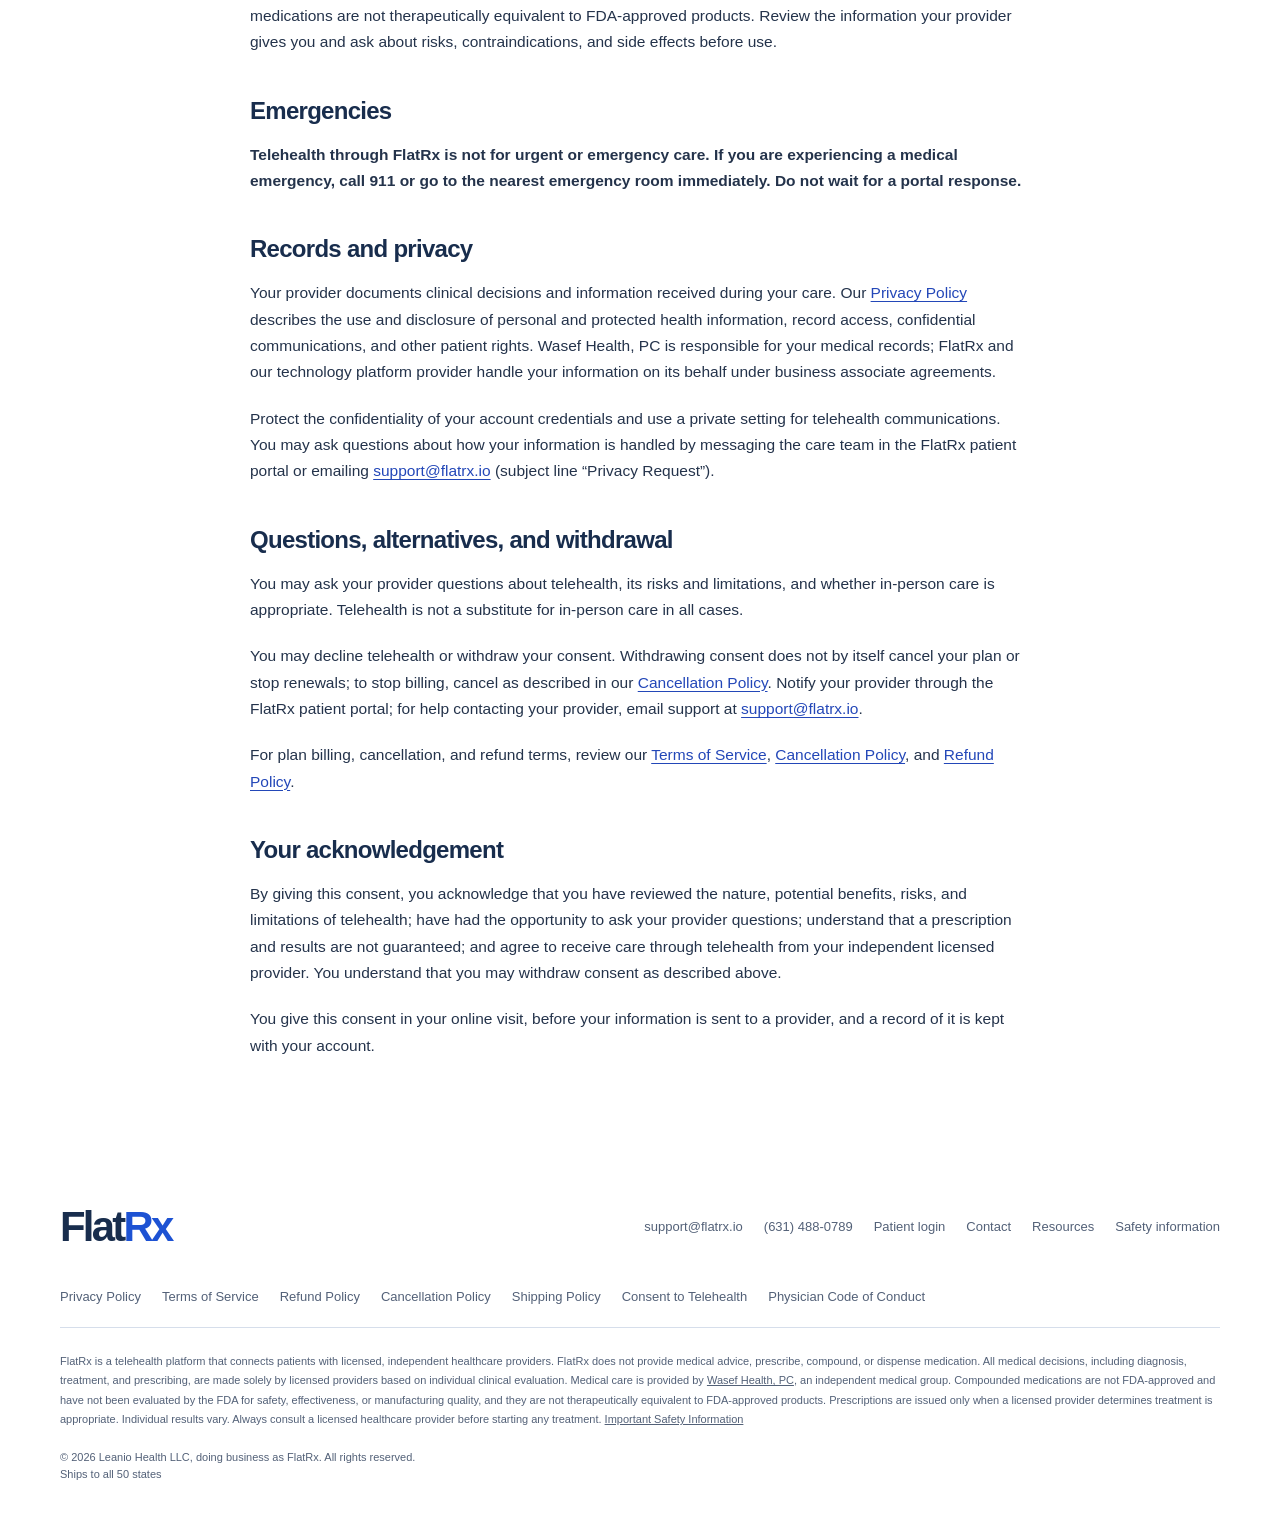
<file: telehealth-consent/index.html>
<!doctype html>
<html lang="en">
  <head>
    <meta charset="utf-8">
    <meta name="viewport" content="width=device-width, initial-scale=1">
    <meta name="robots" content="noindex, nofollow">
  <link rel="icon" href="/favicon.ico" sizes="48x48">
  <link rel="icon" type="image/svg+xml" href="/favicon.svg">
  <link rel="icon" type="image/png" sizes="32x32" href="/favicon-32x32.png">
  <link rel="icon" type="image/png" sizes="16x16" href="/favicon-16x16.png">
  <link rel="apple-touch-icon" sizes="180x180" href="/apple-touch-icon.png">
    <title>Consent to Telehealth | FlatRx</title>
    <meta name="description" content="What telehealth through FlatRx involves, its benefits, risks and limitations, and how to withdraw consent.">
    <link rel="stylesheet" href="/styles.css?v=20261020d">
  </head>
  <body>
    <a class="skip-link" href="#main">Skip to content</a>

    <header class="top">
      <div class="wrap top-inner">
        <a href="/" class="brand"><span class="brand-flat">Flat</span><span class="brand-rx">Rx</span></a>
        <nav class="nav" aria-label="Main navigation">
          <a href="/#how">How it works</a>
          <a href="/#plans">Plans</a>
          <a href="/#faq">FAQs</a>
        </nav>
        <a class="top-login" href="https://my.flatrx.io/"><span class="top-login-full">Patient login</span><span class="top-login-short">Log in</span></a>
        <a class="btn btn-sm" href="https://start.flatrx.io/start-online-visit/xtdy9j" rel="noopener">Get started</a>
      </div>
    </header>

    <main id="main" class="legal">
      <div class="wrap legal-wrap">
        <article class="legal-doc">
          <h1>Consent to Telehealth</h1>
        <p class="legal-meta">Effective date: October 19, 2026</p>
        <h2 id="your-provider-and-flatrx">Your provider and FlatRx</h2>
        <p>This consent concerns healthcare services delivered through telehealth by independent licensed providers. Provider group: Wasef Health, PC.</p>
        <p>FlatRx facilitates access to providers through its storefront and the FlatRx patient portal. FlatRx does not practice medicine, diagnose, give clinical advice, prescribe, compound, or dispense medication. Your provider makes all clinical decisions using independent professional judgment.</p>
        <h2 id="what-telehealth-involves">What telehealth involves</h2>
        <p>Telehealth uses electronic communications to deliver healthcare services when you and your provider are in different physical locations. It may involve:</p>
        <ul>
        <li>Electronic transmission and review of medical records, images, and health information.</li>
        <li>Audio, video, or data communications.</li>
        <li>Information from medical devices.</li>
        </ul>
        <p>These are forms of telehealth; the form appropriate for your care depends on your provider's judgment and the Services available. You must provide complete, accurate, and current information about your health and medications and respond to your provider's questions.</p>
        <h2 id="potential-benefits">Potential benefits</h2>
        <p>Telehealth can allow you to communicate with a licensed provider and share health information without being in the same location. Your provider can review the information you submit and discuss whether treatment is appropriate. These are potential benefits of the method of communication, not guarantees of treatment or outcomes.</p>
        <h2 id="risks-and-limitations">Risks and limitations</h2>
        <ul>
        <li>Your provider may be unable to perform an examination or obtain information that would be available in person. In-person evaluation or other care may be needed.</li>
        <li>Problems with Internet access, devices, software, or electronic communications may interrupt or delay a visit or the receipt of information.</li>
        <li>Electronic transmission of health information carries privacy and security risks. Security protocols help protect information, but no Internet transmission is completely secure.</li>
        <li>Telehealth may not be appropriate for your condition. Your provider may decide that treatment through telehealth is not appropriate.</li>
        </ul>
        <h2 id="no-guarantee-of-a-prescription">No guarantee of a prescription</h2>
        <p>An online visit does not guarantee eligibility, a prescription, or a particular result. An independent licensed provider may prescribe compounded semaglutide or compounded tirzepatide only if the provider finds it appropriate after the visit.</p>
        <p>US-licensed 503A compounding pharmacies prepare and ship prescribed medication; the pharmacy that dispenses your order is named on your pharmacy label. Compounded medications are not FDA-approved. They are prepared by state-licensed pharmacies based on a valid prescription from a licensed provider. Compounded medications are not therapeutically equivalent to FDA-approved products. Review the information your provider gives you and ask about risks, contraindications, and side effects before use.</p>
        <h2 id="emergencies">Emergencies</h2>
        <p><strong>Telehealth through FlatRx is not for urgent or emergency care. If you are experiencing a medical emergency, call 911 or go to the nearest emergency room immediately. Do not wait for a portal response.</strong></p>
        <h2 id="records-and-privacy">Records and privacy</h2>
        <p>Your provider documents clinical decisions and information received during your care. Our <a href="/privacy/">Privacy Policy</a> describes the use and disclosure of personal and protected health information, record access, confidential communications, and other patient rights. Wasef Health, PC is responsible for your medical records; FlatRx and our technology platform provider handle your information on its behalf under business associate agreements.</p>
        <p>Protect the confidentiality of your account credentials and use a private setting for telehealth communications. You may ask questions about how your information is handled by messaging the care team in the FlatRx patient portal or emailing <a href="mailto:support@flatrx.io">support@flatrx.io</a> (subject line “Privacy Request”).</p>
        <h2 id="questions-alternatives-and-withdrawal">Questions, alternatives, and withdrawal</h2>
        <p>You may ask your provider questions about telehealth, its risks and limitations, and whether in-person care is appropriate. Telehealth is not a substitute for in-person care in all cases.</p>
        <p>You may decline telehealth or withdraw your consent. Withdrawing consent does not by itself cancel your plan or stop renewals; to stop billing, cancel as described in our <a href="/cancellation-policy/">Cancellation Policy</a>. Notify your provider through the FlatRx patient portal; for help contacting your provider, email support at <a href="mailto:support@flatrx.io">support@flatrx.io</a>.</p>
        <p>For plan billing, cancellation, and refund terms, review our <a href="/terms/">Terms of Service</a>, <a href="/cancellation-policy/">Cancellation Policy</a>, and <a href="/refund-policy/">Refund Policy</a>.</p>
        <h2 id="your-acknowledgement">Your acknowledgement</h2>
        <p>By giving this consent, you acknowledge that you have reviewed the nature, potential benefits, risks, and limitations of telehealth; have had the opportunity to ask your provider questions; understand that a prescription and results are not guaranteed; and agree to receive care through telehealth from your independent licensed provider. You understand that you may withdraw consent as described above.</p>
        <p>You give this consent in your online visit, before your information is sent to a provider, and a record of it is kept with your account.</p>
        </article>
      </div>
    </main>

    <footer class="foot">
      <div class="wrap">
        <div class="foot-row">
          <p class="brand"><span class="brand-flat">Flat</span><span class="brand-rx">Rx</span></p>
          <p class="foot-links">
            <a href="mailto:support@flatrx.io">support@flatrx.io</a>
          <a href="tel:+16314880789">(631) 488-0789</a>
          <a href="https://my.flatrx.io/">Patient login</a>
          <a href="/contact/">Contact</a>
          <a href="/resources/">Resources</a>
          <a href="/safety/">Safety information</a>
          </p>
        </div>
        <p class="foot-links foot-legal">
        <a href="/privacy/">Privacy Policy</a>
        <a href="/terms/">Terms of Service</a>
        <a href="/refund-policy/">Refund Policy</a>
        <a href="/cancellation-policy/">Cancellation Policy</a>
        <a href="/shipping-policy/">Shipping Policy</a>
        <a href="/telehealth-consent/">Consent to Telehealth</a>
        <a href="/code-of-conduct/">Physician Code of Conduct</a>
      </p>
        <p class="disclaimer">FlatRx is a telehealth platform that connects patients with licensed, independent healthcare providers. FlatRx does not provide medical advice, prescribe, compound, or dispense medication. All medical decisions, including diagnosis, treatment, and prescribing, are made solely by licensed providers based on individual clinical evaluation. Medical care is provided by <a href="https://wasef-health.com/">Wasef Health, PC</a>, an independent medical group. Compounded medications are not FDA-approved and have not been evaluated by the FDA for safety, effectiveness, or manufacturing quality, and they are not therapeutically equivalent to FDA-approved products. Prescriptions are issued only when a licensed provider determines treatment is appropriate. Individual results vary. Always consult a licensed healthcare provider before starting any treatment. <a href="/safety/">Important Safety Information</a></p>
        <p class="copyright">&copy; 2026 Leanio Health LLC, doing business as FlatRx. All rights reserved.</p>
        <p class="foot-addr">Ships to all 50 states</p>
      </div>
    </footer>
  </body>
</html>
</file>
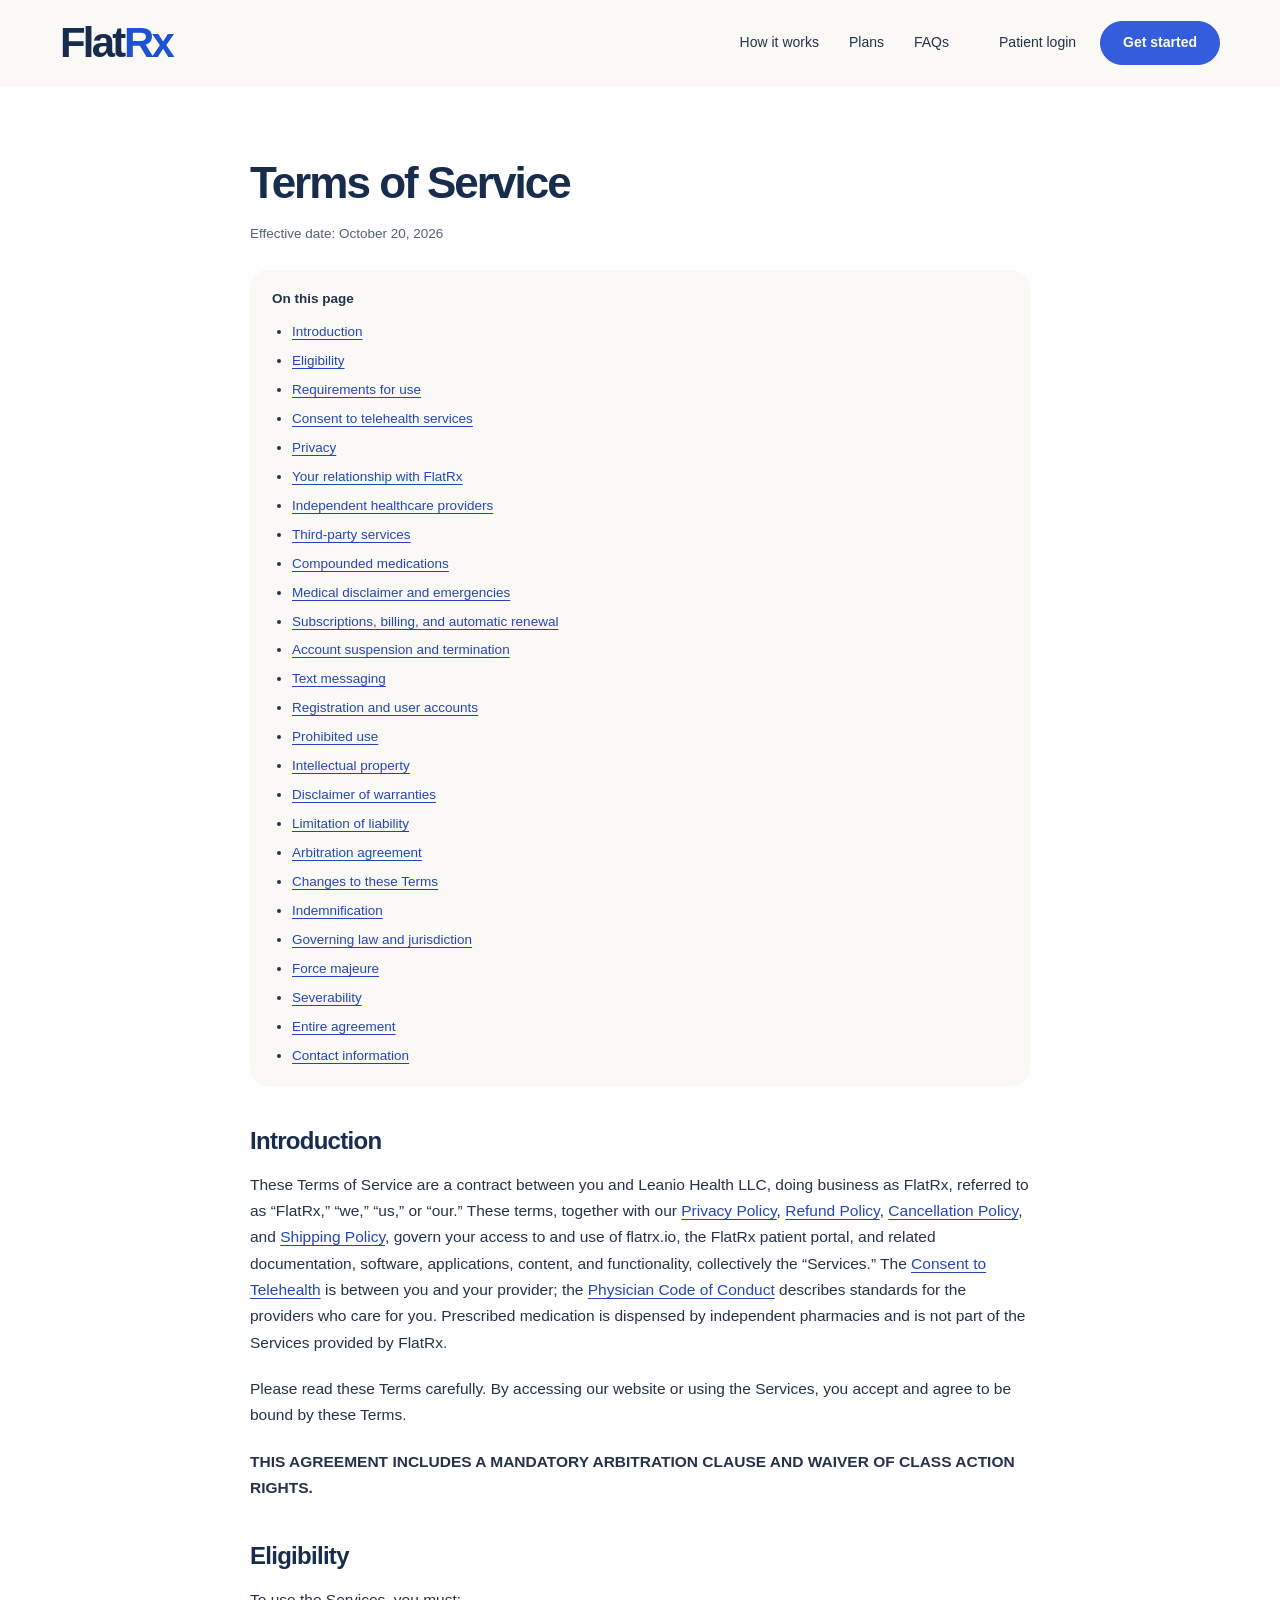
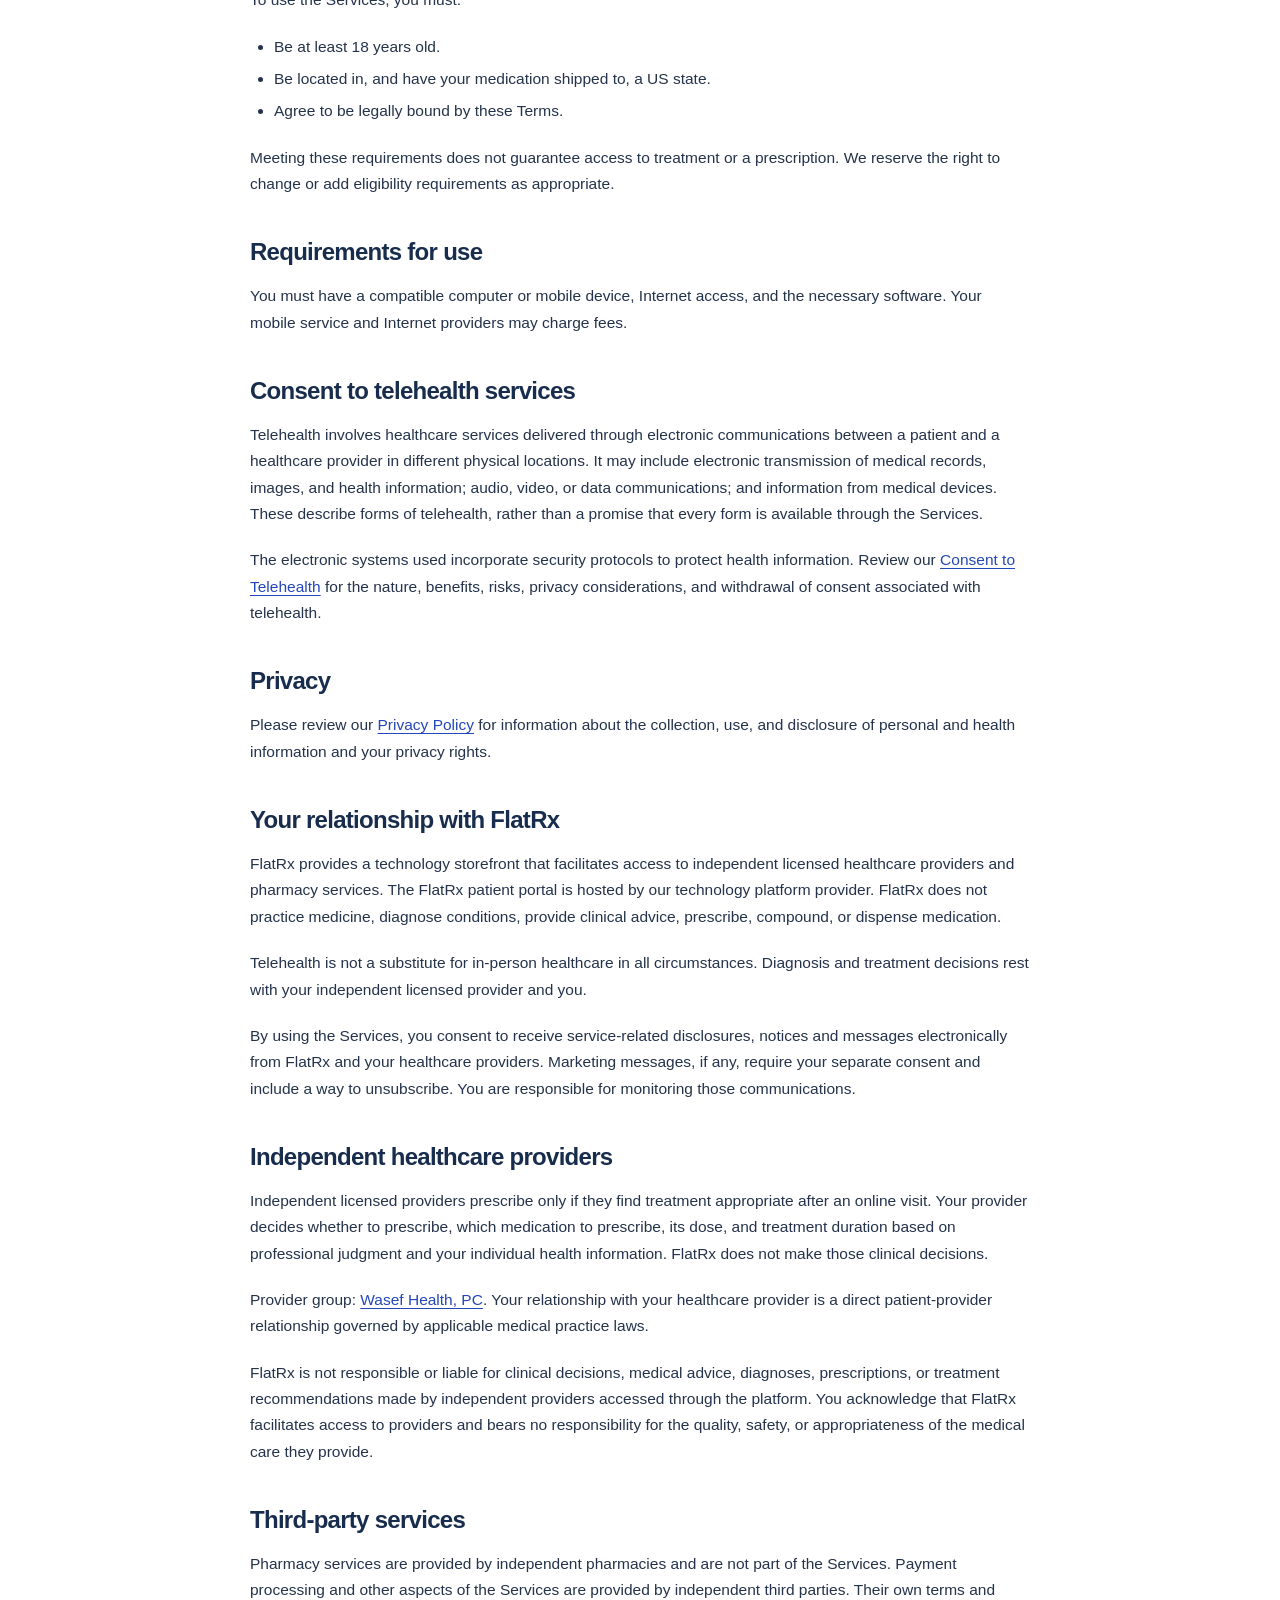
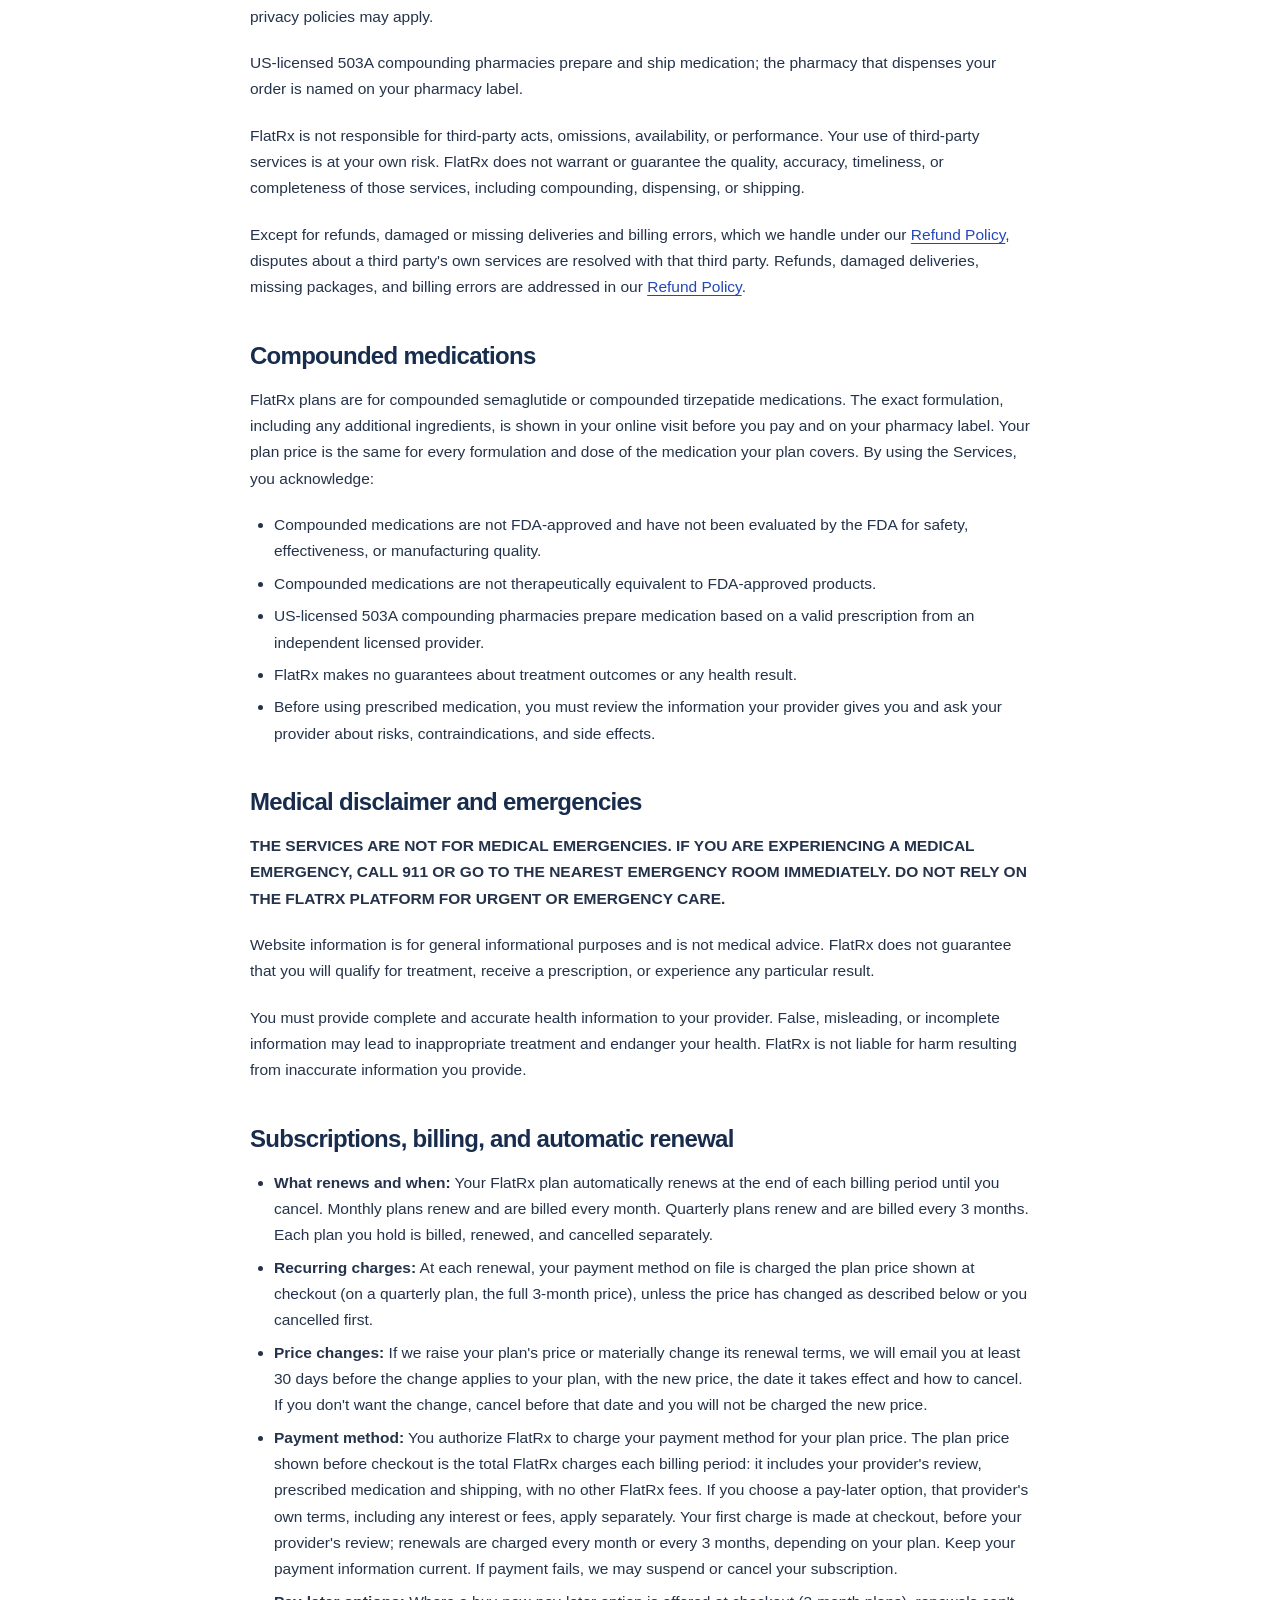
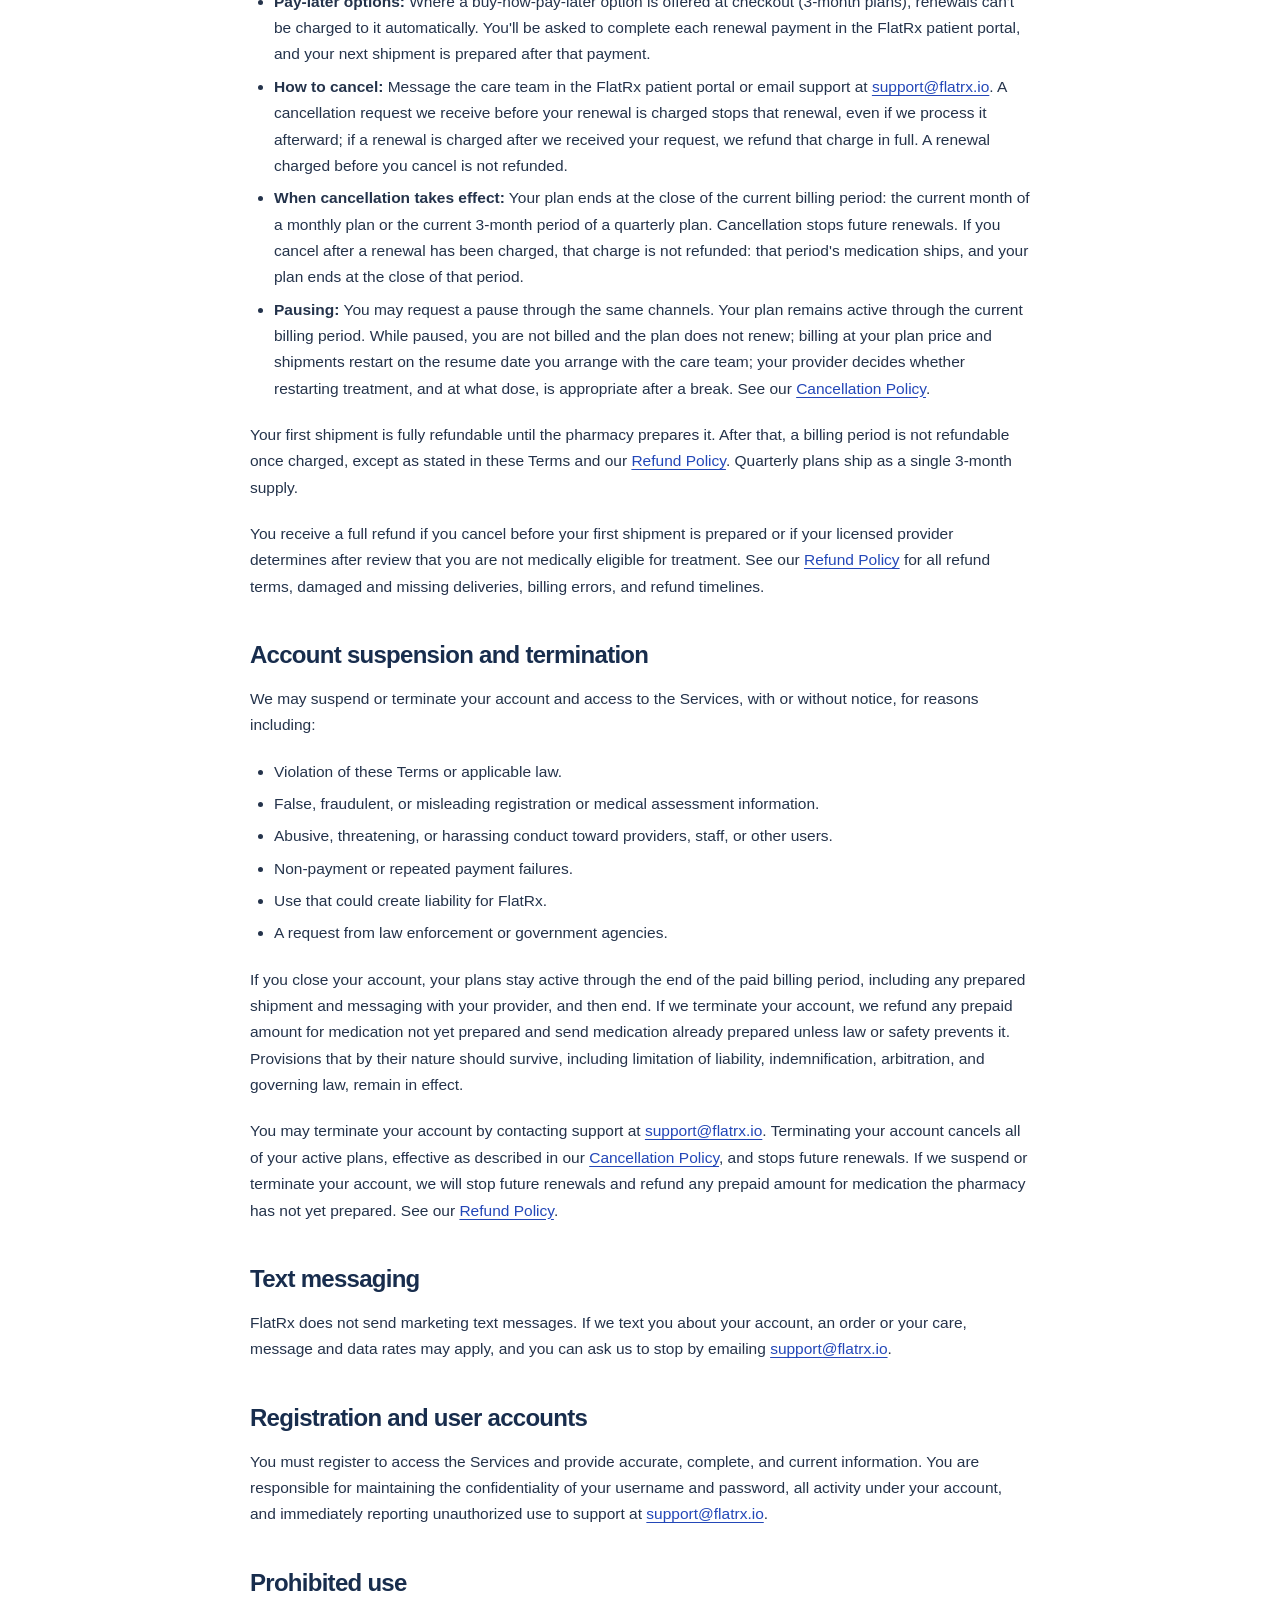
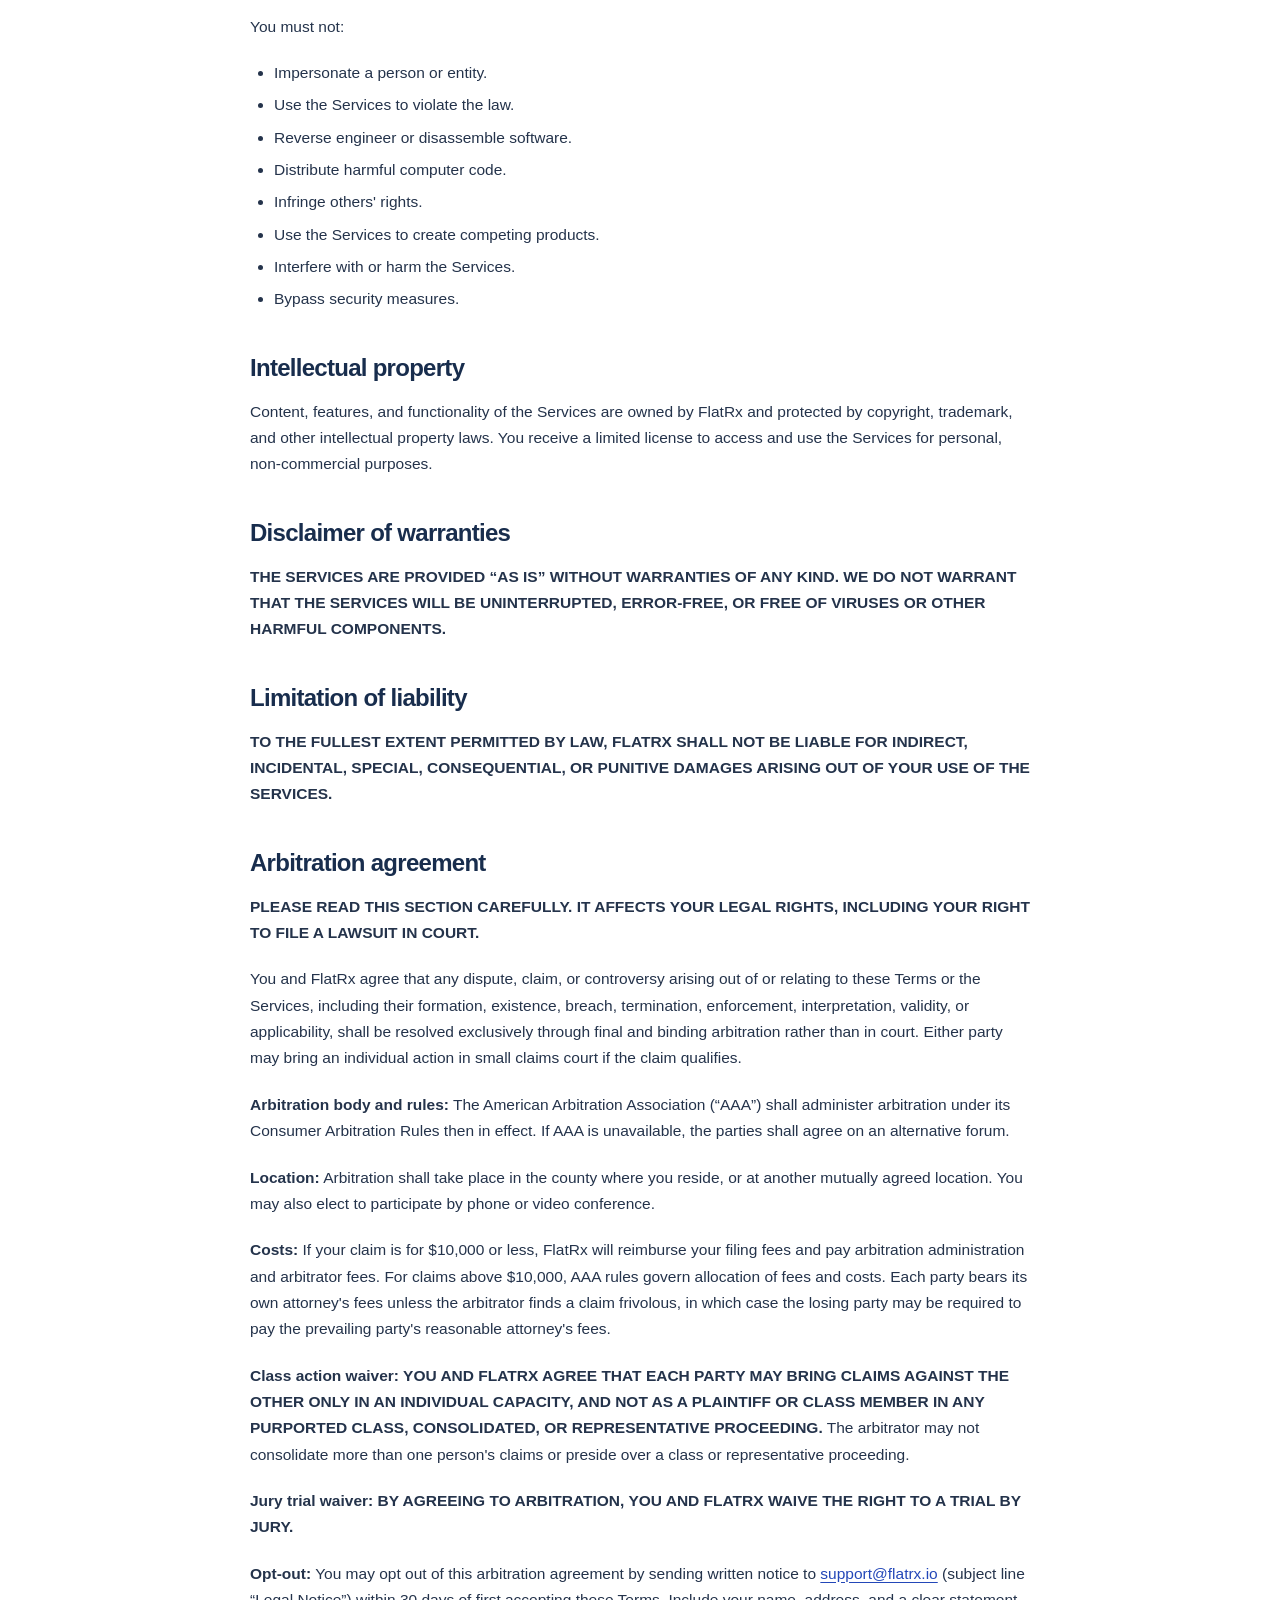
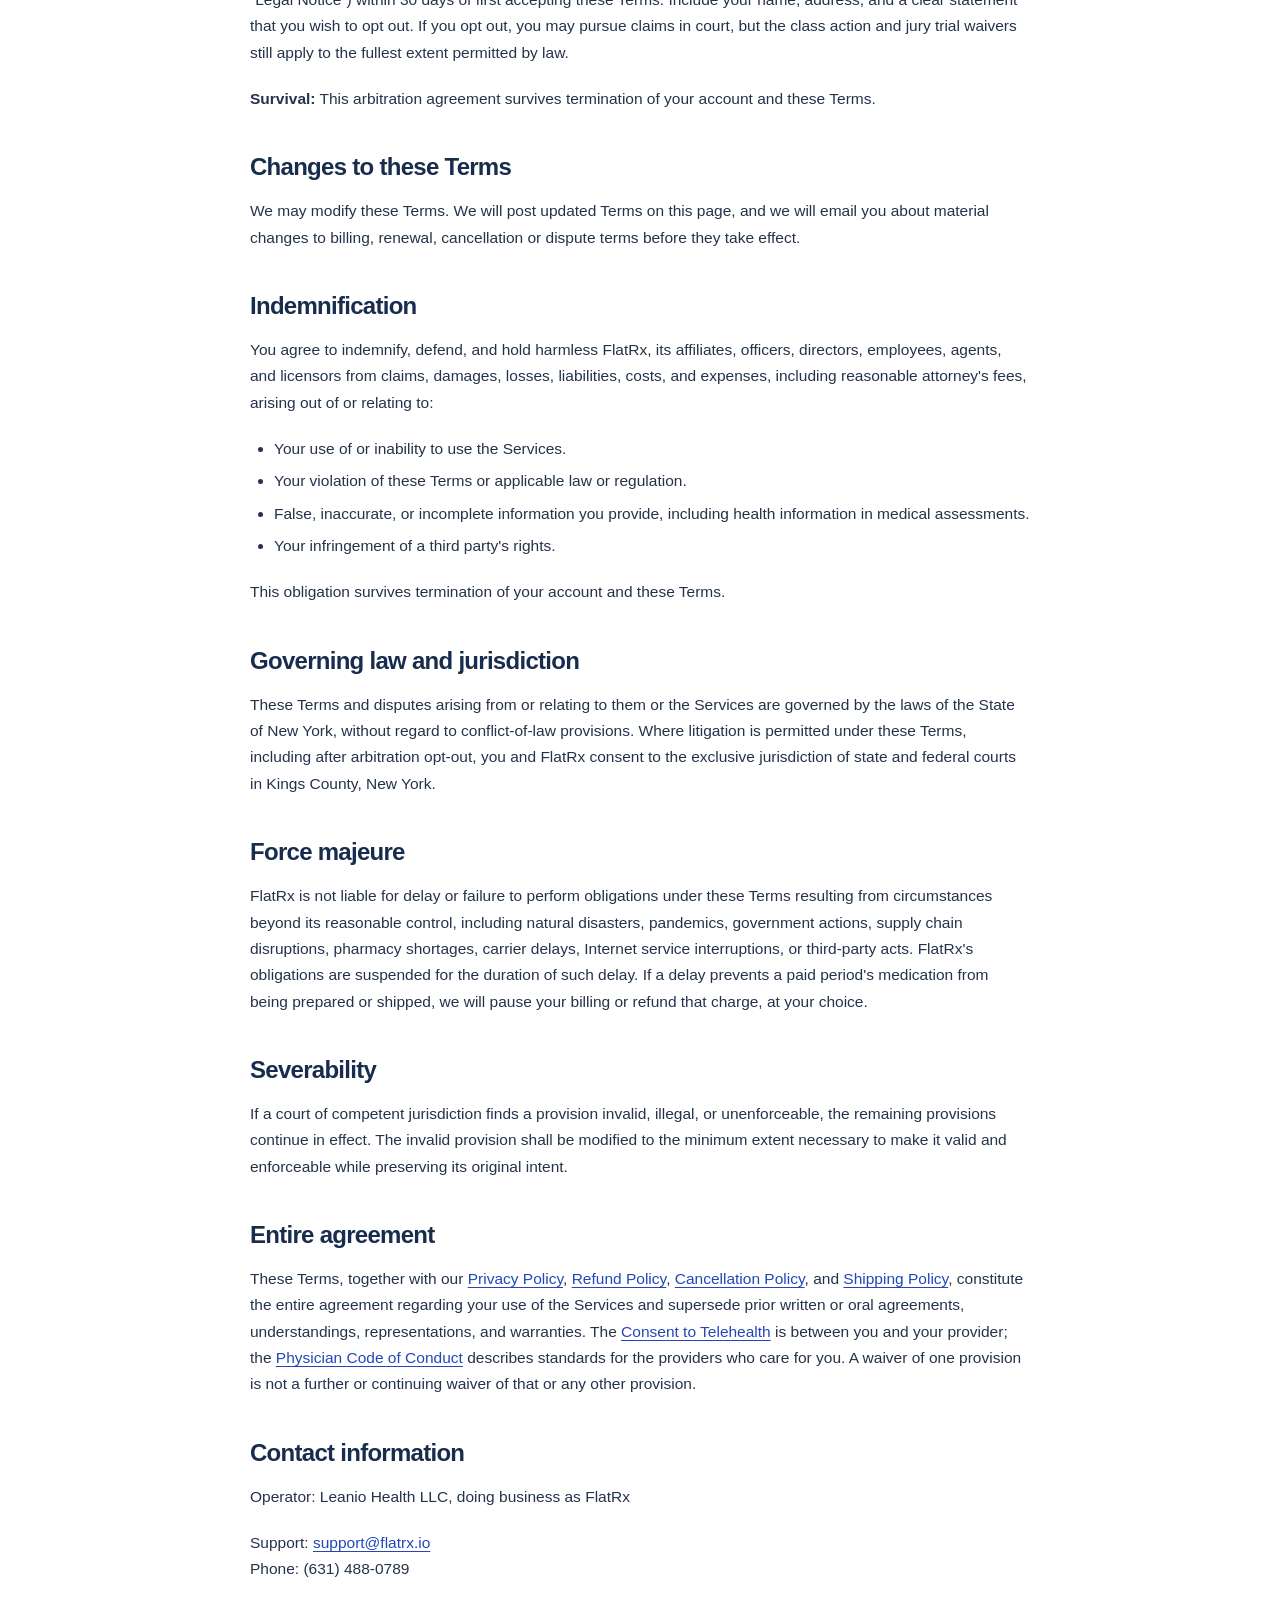
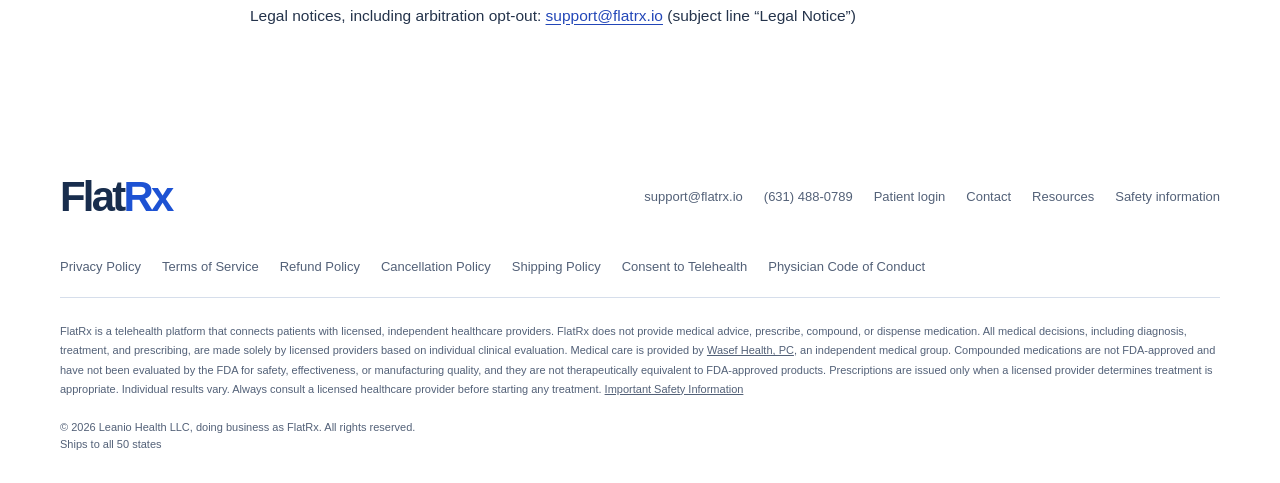
<file: terms/index.html>
<!doctype html>
<html lang="en">
  <head>
    <meta charset="utf-8">
    <meta name="viewport" content="width=device-width, initial-scale=1">
    <meta name="robots" content="noindex, nofollow">
  <link rel="icon" href="/favicon.ico" sizes="48x48">
  <link rel="icon" type="image/svg+xml" href="/favicon.svg">
  <link rel="icon" type="image/png" sizes="32x32" href="/favicon-32x32.png">
  <link rel="icon" type="image/png" sizes="16x16" href="/favicon-16x16.png">
  <link rel="apple-touch-icon" sizes="180x180" href="/apple-touch-icon.png">
    <title>Terms of Service | FlatRx</title>
    <meta name="description" content="The terms for using flatrx.io and the FlatRx patient portal, including billing, automatic renewal and cancellation.">
    <link rel="stylesheet" href="/styles.css?v=20261020d">
  </head>
  <body>
    <a class="skip-link" href="#main">Skip to content</a>

    <header class="top">
      <div class="wrap top-inner">
        <a href="/" class="brand"><span class="brand-flat">Flat</span><span class="brand-rx">Rx</span></a>
        <nav class="nav" aria-label="Main navigation">
          <a href="/#how">How it works</a>
          <a href="/#plans">Plans</a>
          <a href="/#faq">FAQs</a>
        </nav>
        <a class="top-login" href="https://my.flatrx.io/"><span class="top-login-full">Patient login</span><span class="top-login-short">Log in</span></a>
        <a class="btn btn-sm" href="https://start.flatrx.io/start-online-visit/xtdy9j" rel="noopener">Get started</a>
      </div>
    </header>

    <main id="main" class="legal">
      <div class="wrap legal-wrap">
        <article class="legal-doc">
          <h1>Terms of Service</h1>
        <p class="legal-meta">Effective date: October 20, 2026</p>
        <nav class="legal-toc" aria-label="On this page">
          <p><strong>On this page</strong></p>
          <ul>
            <li><a href="#introduction">Introduction</a></li>
            <li><a href="#eligibility">Eligibility</a></li>
            <li><a href="#requirements-for-use">Requirements for use</a></li>
            <li><a href="#consent-to-telehealth-services">Consent to telehealth services</a></li>
            <li><a href="#privacy">Privacy</a></li>
            <li><a href="#your-relationship-with-flatrx">Your relationship with FlatRx</a></li>
            <li><a href="#independent-healthcare-providers">Independent healthcare providers</a></li>
            <li><a href="#third-party-services">Third-party services</a></li>
            <li><a href="#compounded-medications">Compounded medications</a></li>
            <li><a href="#medical-disclaimer-and-emergencies">Medical disclaimer and emergencies</a></li>
            <li><a href="#subscriptions-billing-and-automatic-renewal">Subscriptions, billing, and automatic renewal</a></li>
            <li><a href="#account-suspension-and-termination">Account suspension and termination</a></li>
            <li><a href="#text-messaging">Text messaging</a></li>
            <li><a href="#registration-and-user-accounts">Registration and user accounts</a></li>
            <li><a href="#prohibited-use">Prohibited use</a></li>
            <li><a href="#intellectual-property">Intellectual property</a></li>
            <li><a href="#disclaimer-of-warranties">Disclaimer of warranties</a></li>
            <li><a href="#limitation-of-liability">Limitation of liability</a></li>
            <li><a href="#arbitration-agreement">Arbitration agreement</a></li>
            <li><a href="#changes-to-these-terms">Changes to these Terms</a></li>
            <li><a href="#indemnification">Indemnification</a></li>
            <li><a href="#governing-law-and-jurisdiction">Governing law and jurisdiction</a></li>
            <li><a href="#force-majeure">Force majeure</a></li>
            <li><a href="#severability">Severability</a></li>
            <li><a href="#entire-agreement">Entire agreement</a></li>
            <li><a href="#contact-information">Contact information</a></li>
          </ul>
        </nav>
        <h2 id="introduction">Introduction</h2>
        <p>These Terms of Service are a contract between you and Leanio Health LLC, doing business as FlatRx, referred to as “FlatRx,” “we,” “us,” or “our.” These terms, together with our <a href="/privacy/">Privacy Policy</a>, <a href="/refund-policy/">Refund Policy</a>, <a href="/cancellation-policy/">Cancellation Policy</a>, and <a href="/shipping-policy/">Shipping Policy</a>, govern your access to and use of flatrx.io, the FlatRx patient portal, and related documentation, software, applications, content, and functionality, collectively the “Services.” The <a href="/telehealth-consent/">Consent to Telehealth</a> is between you and your provider; the <a href="/code-of-conduct/">Physician Code of Conduct</a> describes standards for the providers who care for you. Prescribed medication is dispensed by independent pharmacies and is not part of the Services provided by FlatRx.</p>
        <p>Please read these Terms carefully. By accessing our website or using the Services, you accept and agree to be bound by these Terms.</p>
        <p><strong>THIS AGREEMENT INCLUDES A MANDATORY ARBITRATION CLAUSE AND WAIVER OF CLASS ACTION RIGHTS.</strong></p>
        <h2 id="eligibility">Eligibility</h2>
        <p>To use the Services, you must:</p>
        <ul>
        <li>Be at least 18 years old.</li>
        <li>Be located in, and have your medication shipped to, a US state.</li>
        <li>Agree to be legally bound by these Terms.</li>
        </ul>
        <p>Meeting these requirements does not guarantee access to treatment or a prescription. We reserve the right to change or add eligibility requirements as appropriate.</p>
        <h2 id="requirements-for-use">Requirements for use</h2>
        <p>You must have a compatible computer or mobile device, Internet access, and the necessary software. Your mobile service and Internet providers may charge fees.</p>
        <h2 id="consent-to-telehealth-services">Consent to telehealth services</h2>
        <p>Telehealth involves healthcare services delivered through electronic communications between a patient and a healthcare provider in different physical locations. It may include electronic transmission of medical records, images, and health information; audio, video, or data communications; and information from medical devices. These describe forms of telehealth, rather than a promise that every form is available through the Services.</p>
        <p>The electronic systems used incorporate security protocols to protect health information. Review our <a href="/telehealth-consent/">Consent to Telehealth</a> for the nature, benefits, risks, privacy considerations, and withdrawal of consent associated with telehealth.</p>
        <h2 id="privacy">Privacy</h2>
        <p>Please review our <a href="/privacy/">Privacy Policy</a> for information about the collection, use, and disclosure of personal and health information and your privacy rights.</p>
        <h2 id="your-relationship-with-flatrx">Your relationship with FlatRx</h2>
        <p>FlatRx provides a technology storefront that facilitates access to independent licensed healthcare providers and pharmacy services. The FlatRx patient portal is hosted by our technology platform provider. FlatRx does not practice medicine, diagnose conditions, provide clinical advice, prescribe, compound, or dispense medication.</p>
        <p>Telehealth is not a substitute for in-person healthcare in all circumstances. Diagnosis and treatment decisions rest with your independent licensed provider and you.</p>
        <p>By using the Services, you consent to receive service-related disclosures, notices and messages electronically from FlatRx and your healthcare providers. Marketing messages, if any, require your separate consent and include a way to unsubscribe. You are responsible for monitoring those communications.</p>
        <h2 id="independent-healthcare-providers">Independent healthcare providers</h2>
        <p>Independent licensed providers prescribe only if they find treatment appropriate after an online visit. Your provider decides whether to prescribe, which medication to prescribe, its dose, and treatment duration based on professional judgment and your individual health information. FlatRx does not make those clinical decisions.</p>
        <p>Provider group: <a href="https://wasef-health.com/">Wasef Health, PC</a>. Your relationship with your healthcare provider is a direct patient-provider relationship governed by applicable medical practice laws.</p>
        <p>FlatRx is not responsible or liable for clinical decisions, medical advice, diagnoses, prescriptions, or treatment recommendations made by independent providers accessed through the platform. You acknowledge that FlatRx facilitates access to providers and bears no responsibility for the quality, safety, or appropriateness of the medical care they provide.</p>
        <h2 id="third-party-services">Third-party services</h2>
        <p>Pharmacy services are provided by independent pharmacies and are not part of the Services. Payment processing and other aspects of the Services are provided by independent third parties. Their own terms and privacy policies may apply.</p>
        <p>US-licensed 503A compounding pharmacies prepare and ship medication; the pharmacy that dispenses your order is named on your pharmacy label.</p>
        <p>FlatRx is not responsible for third-party acts, omissions, availability, or performance. Your use of third-party services is at your own risk. FlatRx does not warrant or guarantee the quality, accuracy, timeliness, or completeness of those services, including compounding, dispensing, or shipping.</p>
        <p>Except for refunds, damaged or missing deliveries and billing errors, which we handle under our <a href="/refund-policy/">Refund Policy</a>, disputes about a third party's own services are resolved with that third party. Refunds, damaged deliveries, missing packages, and billing errors are addressed in our <a href="/refund-policy/">Refund Policy</a>.</p>
        <h2 id="compounded-medications">Compounded medications</h2>
        <p>FlatRx plans are for compounded semaglutide or compounded tirzepatide medications. The exact formulation, including any additional ingredients, is shown in your online visit before you pay and on your pharmacy label. Your plan price is the same for every formulation and dose of the medication your plan covers. By using the Services, you acknowledge:</p>
        <ul>
        <li>Compounded medications are not FDA-approved and have not been evaluated by the FDA for safety, effectiveness, or manufacturing quality.</li>
        <li>Compounded medications are not therapeutically equivalent to FDA-approved products.</li>
        <li>US-licensed 503A compounding pharmacies prepare medication based on a valid prescription from an independent licensed provider.</li>
        <li>FlatRx makes no guarantees about treatment outcomes or any health result.</li>
        <li>Before using prescribed medication, you must review the information your provider gives you and ask your provider about risks, contraindications, and side effects.</li>
        </ul>
        <h2 id="medical-disclaimer-and-emergencies">Medical disclaimer and emergencies</h2>
        <p><strong>THE SERVICES ARE NOT FOR MEDICAL EMERGENCIES. IF YOU ARE EXPERIENCING A MEDICAL EMERGENCY, CALL 911 OR GO TO THE NEAREST EMERGENCY ROOM IMMEDIATELY. DO NOT RELY ON THE FLATRX PLATFORM FOR URGENT OR EMERGENCY CARE.</strong></p>
        <p>Website information is for general informational purposes and is not medical advice. FlatRx does not guarantee that you will qualify for treatment, receive a prescription, or experience any particular result.</p>
        <p>You must provide complete and accurate health information to your provider. False, misleading, or incomplete information may lead to inappropriate treatment and endanger your health. FlatRx is not liable for harm resulting from inaccurate information you provide.</p>
        <h2 id="subscriptions-billing-and-automatic-renewal">Subscriptions, billing, and automatic renewal</h2>
        <ul>
        <li><strong>What renews and when:</strong> Your FlatRx plan automatically renews at the end of each billing period until you cancel. Monthly plans renew and are billed every month. Quarterly plans renew and are billed every 3 months. Each plan you hold is billed, renewed, and cancelled separately.</li>
        <li><strong>Recurring charges:</strong> At each renewal, your payment method on file is charged the plan price shown at checkout (on a quarterly plan, the full 3-month price), unless the price has changed as described below or you cancelled first.</li>
        <li><strong>Price changes:</strong> If we raise your plan's price or materially change its renewal terms, we will email you at least 30 days before the change applies to your plan, with the new price, the date it takes effect and how to cancel. If you don't want the change, cancel before that date and you will not be charged the new price.</li>
        <li><strong>Payment method:</strong> You authorize FlatRx to charge your payment method for your plan price. The plan price shown before checkout is the total FlatRx charges each billing period: it includes your provider's review, prescribed medication and shipping, with no other FlatRx fees. If you choose a pay-later option, that provider's own terms, including any interest or fees, apply separately. Your first charge is made at checkout, before your provider's review; renewals are charged every month or every 3 months, depending on your plan. Keep your payment information current. If payment fails, we may suspend or cancel your subscription.</li>
        <li><strong>Pay-later options:</strong> Where a buy-now-pay-later option is offered at checkout (3-month plans), renewals can't be charged to it automatically. You'll be asked to complete each renewal payment in the FlatRx patient portal, and your next shipment is prepared after that payment.</li>
        <li><strong>How to cancel:</strong> Message the care team in the FlatRx patient portal or email support at <a href="mailto:support@flatrx.io">support@flatrx.io</a>. A cancellation request we receive before your renewal is charged stops that renewal, even if we process it afterward; if a renewal is charged after we received your request, we refund that charge in full. A renewal charged before you cancel is not refunded.</li>
        <li><strong>When cancellation takes effect:</strong> Your plan ends at the close of the current billing period: the current month of a monthly plan or the current 3-month period of a quarterly plan. Cancellation stops future renewals. If you cancel after a renewal has been charged, that charge is not refunded: that period's medication ships, and your plan ends at the close of that period.</li>
        <li><strong>Pausing:</strong> You may request a pause through the same channels. Your plan remains active through the current billing period. While paused, you are not billed and the plan does not renew; billing at your plan price and shipments restart on the resume date you arrange with the care team; your provider decides whether restarting treatment, and at what dose, is appropriate after a break. See our <a href="/cancellation-policy/">Cancellation Policy</a>.</li>
        </ul>
        <p>Your first shipment is fully refundable until the pharmacy prepares it. After that, a billing period is not refundable once charged, except as stated in these Terms and our <a href="/refund-policy/">Refund Policy</a>. Quarterly plans ship as a single 3-month supply.</p>
        <p>You receive a full refund if you cancel before your first shipment is prepared or if your licensed provider determines after review that you are not medically eligible for treatment. See our <a href="/refund-policy/">Refund Policy</a> for all refund terms, damaged and missing deliveries, billing errors, and refund timelines.</p>
        <h2 id="account-suspension-and-termination">Account suspension and termination</h2>
        <p>We may suspend or terminate your account and access to the Services, with or without notice, for reasons including:</p>
        <ul>
        <li>Violation of these Terms or applicable law.</li>
        <li>False, fraudulent, or misleading registration or medical assessment information.</li>
        <li>Abusive, threatening, or harassing conduct toward providers, staff, or other users.</li>
        <li>Non-payment or repeated payment failures.</li>
        <li>Use that could create liability for FlatRx.</li>
        <li>A request from law enforcement or government agencies.</li>
        </ul>
        <p>If you close your account, your plans stay active through the end of the paid billing period, including any prepared shipment and messaging with your provider, and then end. If we terminate your account, we refund any prepaid amount for medication not yet prepared and send medication already prepared unless law or safety prevents it. Provisions that by their nature should survive, including limitation of liability, indemnification, arbitration, and governing law, remain in effect.</p>
        <p>You may terminate your account by contacting support at <a href="mailto:support@flatrx.io">support@flatrx.io</a>. Terminating your account cancels all of your active plans, effective as described in our <a href="/cancellation-policy/">Cancellation Policy</a>, and stops future renewals. If we suspend or terminate your account, we will stop future renewals and refund any prepaid amount for medication the pharmacy has not yet prepared. See our <a href="/refund-policy/">Refund Policy</a>.</p>
        <h2 id="text-messaging">Text messaging</h2>
        <p>FlatRx does not send marketing text messages. If we text you about your account, an order or your care, message and data rates may apply, and you can ask us to stop by emailing <a href="mailto:support@flatrx.io">support@flatrx.io</a>.</p>
        <h2 id="registration-and-user-accounts">Registration and user accounts</h2>
        <p>You must register to access the Services and provide accurate, complete, and current information. You are responsible for maintaining the confidentiality of your username and password, all activity under your account, and immediately reporting unauthorized use to support at <a href="mailto:support@flatrx.io">support@flatrx.io</a>.</p>
        <h2 id="prohibited-use">Prohibited use</h2>
        <p>You must not:</p>
        <ul>
        <li>Impersonate a person or entity.</li>
        <li>Use the Services to violate the law.</li>
        <li>Reverse engineer or disassemble software.</li>
        <li>Distribute harmful computer code.</li>
        <li>Infringe others' rights.</li>
        <li>Use the Services to create competing products.</li>
        <li>Interfere with or harm the Services.</li>
        <li>Bypass security measures.</li>
        </ul>
        <h2 id="intellectual-property">Intellectual property</h2>
        <p>Content, features, and functionality of the Services are owned by FlatRx and protected by copyright, trademark, and other intellectual property laws. You receive a limited license to access and use the Services for personal, non-commercial purposes.</p>
        <h2 id="disclaimer-of-warranties">Disclaimer of warranties</h2>
        <p><strong>THE SERVICES ARE PROVIDED “AS IS” WITHOUT WARRANTIES OF ANY KIND. WE DO NOT WARRANT THAT THE SERVICES WILL BE UNINTERRUPTED, ERROR-FREE, OR FREE OF VIRUSES OR OTHER HARMFUL COMPONENTS.</strong></p>
        <h2 id="limitation-of-liability">Limitation of liability</h2>
        <p><strong>TO THE FULLEST EXTENT PERMITTED BY LAW, FLATRX SHALL NOT BE LIABLE FOR INDIRECT, INCIDENTAL, SPECIAL, CONSEQUENTIAL, OR PUNITIVE DAMAGES ARISING OUT OF YOUR USE OF THE SERVICES.</strong></p>
        <h2 id="arbitration-agreement">Arbitration agreement</h2>
        <p><strong>PLEASE READ THIS SECTION CAREFULLY. IT AFFECTS YOUR LEGAL RIGHTS, INCLUDING YOUR RIGHT TO FILE A LAWSUIT IN COURT.</strong></p>
        <p>You and FlatRx agree that any dispute, claim, or controversy arising out of or relating to these Terms or the Services, including their formation, existence, breach, termination, enforcement, interpretation, validity, or applicability, shall be resolved exclusively through final and binding arbitration rather than in court. Either party may bring an individual action in small claims court if the claim qualifies.</p>
        <p><strong>Arbitration body and rules:</strong> The American Arbitration Association (“AAA”) shall administer arbitration under its Consumer Arbitration Rules then in effect. If AAA is unavailable, the parties shall agree on an alternative forum.</p>
        <p><strong>Location:</strong> Arbitration shall take place in the county where you reside, or at another mutually agreed location. You may also elect to participate by phone or video conference.</p>
        <p><strong>Costs:</strong> If your claim is for $10,000 or less, FlatRx will reimburse your filing fees and pay arbitration administration and arbitrator fees. For claims above $10,000, AAA rules govern allocation of fees and costs. Each party bears its own attorney's fees unless the arbitrator finds a claim frivolous, in which case the losing party may be required to pay the prevailing party's reasonable attorney's fees.</p>
        <p><strong>Class action waiver: YOU AND FLATRX AGREE THAT EACH PARTY MAY BRING CLAIMS AGAINST THE OTHER ONLY IN AN INDIVIDUAL CAPACITY, AND NOT AS A PLAINTIFF OR CLASS MEMBER IN ANY PURPORTED CLASS, CONSOLIDATED, OR REPRESENTATIVE PROCEEDING.</strong> The arbitrator may not consolidate more than one person's claims or preside over a class or representative proceeding.</p>
        <p><strong>Jury trial waiver: BY AGREEING TO ARBITRATION, YOU AND FLATRX WAIVE THE RIGHT TO A TRIAL BY JURY.</strong></p>
        <p><strong>Opt-out:</strong> You may opt out of this arbitration agreement by sending written notice to <a href="mailto:support@flatrx.io">support@flatrx.io</a> (subject line “Legal Notice”) within 30 days of first accepting these Terms. Include your name, address, and a clear statement that you wish to opt out. If you opt out, you may pursue claims in court, but the class action and jury trial waivers still apply to the fullest extent permitted by law.</p>
        <p><strong>Survival:</strong> This arbitration agreement survives termination of your account and these Terms.</p>
        <h2 id="changes-to-these-terms">Changes to these Terms</h2>
        <p>We may modify these Terms. We will post updated Terms on this page, and we will email you about material changes to billing, renewal, cancellation or dispute terms before they take effect.</p>
        <h2 id="indemnification">Indemnification</h2>
        <p>You agree to indemnify, defend, and hold harmless FlatRx, its affiliates, officers, directors, employees, agents, and licensors from claims, damages, losses, liabilities, costs, and expenses, including reasonable attorney's fees, arising out of or relating to:</p>
        <ul>
        <li>Your use of or inability to use the Services.</li>
        <li>Your violation of these Terms or applicable law or regulation.</li>
        <li>False, inaccurate, or incomplete information you provide, including health information in medical assessments.</li>
        <li>Your infringement of a third party's rights.</li>
        </ul>
        <p>This obligation survives termination of your account and these Terms.</p>
        <h2 id="governing-law-and-jurisdiction">Governing law and jurisdiction</h2>
        <p>These Terms and disputes arising from or relating to them or the Services are governed by the laws of the State of New York, without regard to conflict-of-law provisions. Where litigation is permitted under these Terms, including after arbitration opt-out, you and FlatRx consent to the exclusive jurisdiction of state and federal courts in Kings County, New York.</p>
        <h2 id="force-majeure">Force majeure</h2>
        <p>FlatRx is not liable for delay or failure to perform obligations under these Terms resulting from circumstances beyond its reasonable control, including natural disasters, pandemics, government actions, supply chain disruptions, pharmacy shortages, carrier delays, Internet service interruptions, or third-party acts. FlatRx's obligations are suspended for the duration of such delay. If a delay prevents a paid period's medication from being prepared or shipped, we will pause your billing or refund that charge, at your choice.</p>
        <h2 id="severability">Severability</h2>
        <p>If a court of competent jurisdiction finds a provision invalid, illegal, or unenforceable, the remaining provisions continue in effect. The invalid provision shall be modified to the minimum extent necessary to make it valid and enforceable while preserving its original intent.</p>
        <h2 id="entire-agreement">Entire agreement</h2>
        <p>These Terms, together with our <a href="/privacy/">Privacy Policy</a>, <a href="/refund-policy/">Refund Policy</a>, <a href="/cancellation-policy/">Cancellation Policy</a>, and <a href="/shipping-policy/">Shipping Policy</a>, constitute the entire agreement regarding your use of the Services and supersede prior written or oral agreements, understandings, representations, and warranties. The <a href="/telehealth-consent/">Consent to Telehealth</a> is between you and your provider; the <a href="/code-of-conduct/">Physician Code of Conduct</a> describes standards for the providers who care for you. A waiver of one provision is not a further or continuing waiver of that or any other provision.</p>
        <h2 id="contact-information">Contact information</h2>
        <p>Operator: Leanio Health LLC, doing business as FlatRx</p>
        <p>Support: <a href="mailto:support@flatrx.io">support@flatrx.io</a><br>Phone: (631) 488-0789</p>
        <p>Legal notices, including arbitration opt-out: <a href="mailto:support@flatrx.io">support@flatrx.io</a> (subject line “Legal Notice”)</p>
        </article>
      </div>
    </main>

    <footer class="foot">
      <div class="wrap">
        <div class="foot-row">
          <p class="brand"><span class="brand-flat">Flat</span><span class="brand-rx">Rx</span></p>
          <p class="foot-links">
            <a href="mailto:support@flatrx.io">support@flatrx.io</a>
          <a href="tel:+16314880789">(631) 488-0789</a>
          <a href="https://my.flatrx.io/">Patient login</a>
          <a href="/contact/">Contact</a>
          <a href="/resources/">Resources</a>
          <a href="/safety/">Safety information</a>
          </p>
        </div>
        <p class="foot-links foot-legal">
        <a href="/privacy/">Privacy Policy</a>
        <a href="/terms/">Terms of Service</a>
        <a href="/refund-policy/">Refund Policy</a>
        <a href="/cancellation-policy/">Cancellation Policy</a>
        <a href="/shipping-policy/">Shipping Policy</a>
        <a href="/telehealth-consent/">Consent to Telehealth</a>
        <a href="/code-of-conduct/">Physician Code of Conduct</a>
      </p>
        <p class="disclaimer">FlatRx is a telehealth platform that connects patients with licensed, independent healthcare providers. FlatRx does not provide medical advice, prescribe, compound, or dispense medication. All medical decisions, including diagnosis, treatment, and prescribing, are made solely by licensed providers based on individual clinical evaluation. Medical care is provided by <a href="https://wasef-health.com/">Wasef Health, PC</a>, an independent medical group. Compounded medications are not FDA-approved and have not been evaluated by the FDA for safety, effectiveness, or manufacturing quality, and they are not therapeutically equivalent to FDA-approved products. Prescriptions are issued only when a licensed provider determines treatment is appropriate. Individual results vary. Always consult a licensed healthcare provider before starting any treatment. <a href="/safety/">Important Safety Information</a></p>
        <p class="copyright">&copy; 2026 Leanio Health LLC, doing business as FlatRx. All rights reserved.</p>
        <p class="foot-addr">Ships to all 50 states</p>
      </div>
    </footer>
  </body>
</html>
</file>
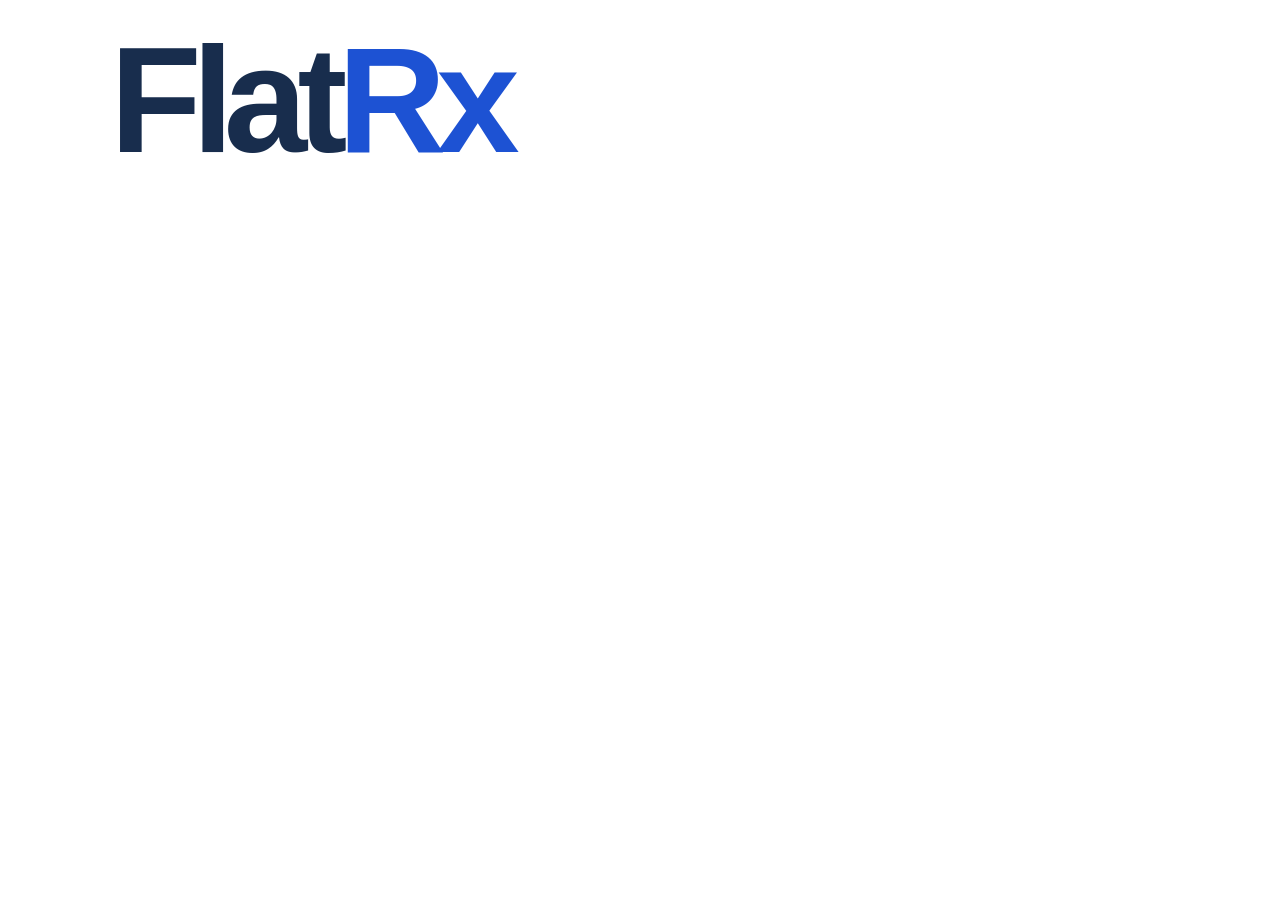
<file: assets/brand-work/logo-blue.html>
<!doctype html><html><head><meta charset="utf-8"><style>
@page{size:620px 200px;margin:0}html,body{margin:0;width:620px;height:200px;background:transparent}
.b{position:absolute;left:0;top:0;width:620px;height:200px;display:flex;align-items:center;justify-content:center;font-family:-apple-system,BlinkMacSystemFont,"Segoe UI",Helvetica,Arial,sans-serif;font-weight:700;font-size:150px;letter-spacing:-.065em;color:#182D4D;line-height:1}
.rx{color:#1D52D3}</style></head><body><div class="b">Flat<span class="rx">Rx</span></div></body></html>
</file>
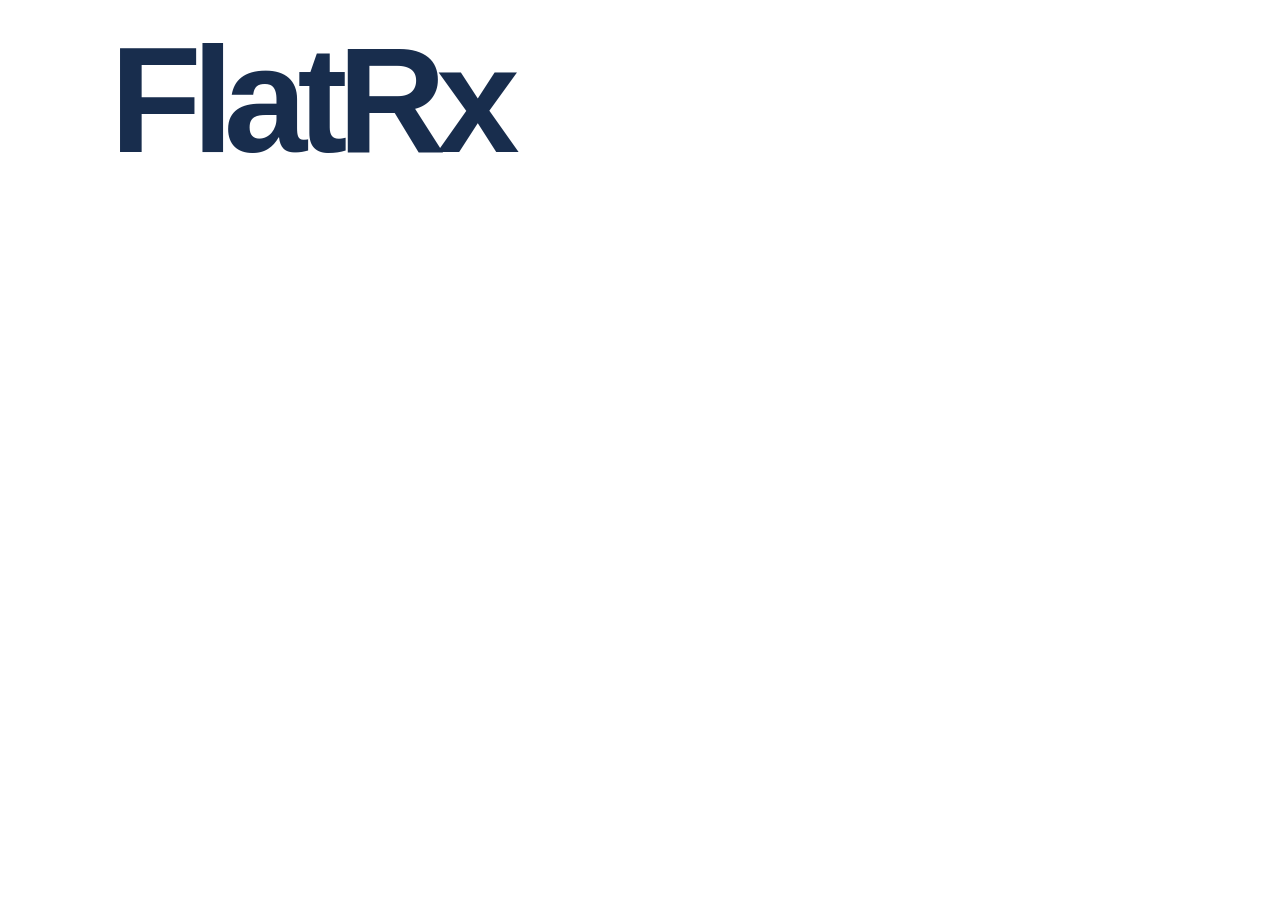
<file: assets/brand-work/logo-navy.html>
<!doctype html><html><head><meta charset="utf-8"><style>
@page{size:620px 200px;margin:0}html,body{margin:0;width:620px;height:200px;background:transparent}
.b{position:absolute;left:0;top:0;width:620px;height:200px;display:flex;align-items:center;justify-content:center;font-family:-apple-system,BlinkMacSystemFont,"Segoe UI",Helvetica,Arial,sans-serif;font-weight:700;font-size:150px;letter-spacing:-.065em;color:#182D4D;line-height:1}
.rx{color:#182D4D}</style></head><body><div class="b">Flat<span class="rx">Rx</span></div></body></html>
</file>
<file: styles.css>
/* v7 — blue + warm white palette. Brand and prices stay in config.js. */
:root {
  --blue: #345DDB;
  --blue-hover: #2347B8;
  --navy: #182D4D;
  --cream: #FAF9F6;
  --ice: #EAF1FF;
  --ink: #24334B;
  --muted: #536178;
  --line: #D6DEEB;
  --max: 1160px;
  --gutter: 32px;
  --radius: 18px;
  --sans: -apple-system, BlinkMacSystemFont, "Segoe UI", Helvetica, Arial, sans-serif;
}
*, *::before, *::after { box-sizing: border-box; }
html { scroll-behavior: smooth; scroll-padding-top: 28px; }
body { margin: 0; color: var(--ink); background: white; font-family: var(--sans); font-size: 16px; line-height: 1.55; -webkit-font-smoothing: antialiased; }
img { display: block; max-width: 100%; }
a { color: inherit; }
p { margin: 0 0 20px; }
h1, h2, h3 { color: var(--navy); font-weight: 600; margin: 0; }
h1 { font-size: clamp(42px, 4.5vw, 60px); line-height: 1.045; letter-spacing: -.055em; max-width: 15ch; margin-bottom: 16px; }
h2 { font-size: clamp(32px, 3.5vw, 44px); line-height: 1.12; letter-spacing: -.045em; margin-bottom: 16px; }
h3 { font-size: 24px; line-height: 1.2; letter-spacing: -.03em; margin-bottom: 18px; }
.center { text-align: center; }
h2.center { margin-left: auto; margin-right: auto; }
.lead { color: var(--muted); font-size: 17px; line-height: 1.6; max-width: 56ch; margin-bottom: 36px; }
.lead.center { margin-left: auto; margin-right: auto; }
.wrap { width: min(var(--max), calc(100% - var(--gutter) * 2)); margin-inline: auto; }
.eyebrow { color: var(--blue-hover); font-size: 11px; font-weight: 700; text-transform: uppercase; letter-spacing: .13em; margin-bottom: 15px; }
.eyebrow.light { color: #B4CAFF; }
.btn { display: inline-flex; align-items: center; justify-content: center; text-decoration: none; background: var(--blue); color: white; border: 1px solid var(--blue); border-radius: 999px; padding: 14px 28px; font-size: 15px; font-weight: 600; min-height: 48px; transition: background .16s ease, border-color .16s ease, color .16s ease; }
.btn:hover { background: var(--blue-hover); border-color: var(--blue-hover); }
.btn-sm { min-height: 42px; padding: 10px 22px; font-size: 14px; }
.btn-lg { padding-inline: 36px; min-height: 54px; font-size: 16px; }
.btn-block { display: flex; width: 100%; }
.btn-ghost { background: white; color: var(--navy); border-color: var(--line); }
.btn-ghost:hover { background: var(--ice); border-color: var(--blue); color: var(--navy); }
.btn-white { background: white; color: var(--navy); border-color: white; }
.btn-white:hover { background: var(--ice); border-color: var(--ice); color: var(--navy); }
a:focus-visible, summary:focus-visible { outline: 3px solid var(--blue); outline-offset: 5px; }
.skip-link { position: absolute; top: -100px; left: 20px; z-index: 10; background: white; padding: 12px; }
.skip-link:focus { top: 10px; }

/* Top bar */
.top { background: var(--cream); }
.top-inner { height: 86px; display: flex; align-items: center; justify-content: space-between; gap: 24px; border-bottom: 1px solid var(--line); }
.brand { color: var(--navy); font-size: 23px; font-weight: 700; letter-spacing: -.065em; text-decoration: none; margin: 0; }
.nav { display: flex; gap: 30px; margin-left: auto; margin-right: 26px; font-size: 14px; font-weight: 500; }
.nav a { text-decoration: none; }
.nav a:hover { color: var(--blue); }

/* Hero (v6 composition, small print removed) */
.hero { padding: 38px 0 36px; background: var(--cream); }
.hero-grid { display: grid; grid-template-columns: minmax(0, 1.04fr) minmax(0, 1fr); grid-template-rows: auto 1fr; gap: 0 36px; align-items: start; }
.hero-copy { grid-column: 1; grid-row: 1; padding-block: 6px 0; }
.hero-art { grid-column: 2; grid-row: 1 / span 2; margin: 0; min-width: 0; }
.hero-offer { grid-column: 1; grid-row: 2; align-self: end; position: relative; z-index: 2; padding-bottom: 30px; }
.sub { color: var(--muted); font-size: 17px; line-height: 1.65; max-width: 44ch; margin-bottom: 26px; }
.photo { overflow: hidden; border-radius: 16px 16px 90px 16px; background: var(--ice); aspect-ratio: 4 / 4.85; }
.photo img { width: 100%; height: 100%; object-fit: cover; object-position: center; }
.hero-art figcaption { font-size: 11px; line-height: 1.5; margin: 9px 0 0 2px; color: var(--muted); }
.offer { display: grid; grid-template-columns: 158px minmax(0, 1fr); gap: 0 22px; align-items: stretch; padding: 16px; width: calc(100% + 84px); max-width: none; background: white; border: 1px solid var(--line); border-radius: 16px; box-shadow: 0 22px 48px -22px rgba(24, 45, 77, .38), 0 2px 6px rgba(24, 45, 77, .06); }
.offer-vial { position: relative; background: var(--ice); border-radius: 11px; min-height: 212px; overflow: hidden; }
.offer-vial::before { content: ""; position: absolute; left: 18%; right: 18%; bottom: 10px; height: 14px; border-radius: 50%; background: rgba(24, 45, 77, .22); filter: blur(7px); }
.offer-vial img { position: absolute; left: 50%; bottom: 16px; transform: translateX(-50%); height: calc(100% - 28px); width: auto; max-width: none; }
.offer-body { padding: 4px 2px 2px 0; min-width: 0; }
.card-kicker { color: var(--muted); text-transform: uppercase; letter-spacing: .07em; font-size: 10px; font-weight: 600; margin-bottom: 5px; }
.offer-name { color: var(--navy); font-size: 15px; font-weight: 600; letter-spacing: -.01em; margin: 0 0 6px; }
.amt { font-size: 50px; font-weight: 600; color: var(--navy); letter-spacing: -.06em; line-height: 1; margin-bottom: 6px; }
.from { font-size: 15px; font-weight: 500; letter-spacing: -.01em; color: var(--muted); margin-right: 1px; }
.per { font-size: 17px; font-weight: 400; color: var(--muted); letter-spacing: -.01em; margin-left: 4px; }
.bill { font-size: 13px; color: var(--navy); margin-bottom: 8px; }
.alt { font-size: 12px; line-height: 1.5; color: var(--muted); padding: 9px 0 0; margin: 0; border-top: 1px solid var(--line); }
.alt strong { color: var(--navy); font-weight: 600; }
.offer .btn-block { margin-top: 13px; min-height: 46px; padding: 10px; font-size: 15px; border-radius: 10px; }
.trust { list-style: none; padding: 0; margin: 12px 0 0; display: flex; flex-wrap: wrap; gap: 7px 18px; font-size: 12.5px; color: var(--muted); }
.trust li { display: inline-flex; align-items: center; gap: 6px; }
.trust li::before { content: "✓"; font-size: 13px; color: var(--blue-hover); font-weight: 700; }
.trust.center { justify-content: center; margin-top: 16px; }

/* Feature strip */
.strip { list-style: none; margin: 30px auto 0; padding: 14px 24px; display: flex; justify-content: center; flex-wrap: wrap; gap: 10px 44px; border: 1px solid var(--line); border-radius: 14px; background: white; font-size: 14px; font-weight: 500; color: var(--navy); }
.strip li { display: inline-flex; align-items: center; gap: 9px; }
.strip .ico { color: var(--blue); font-size: 9px; }

/* Sections */
.sec { padding: 72px 0; }
.sec-cream { background: var(--cream); }
.panel { background: var(--cream); border-radius: 28px; padding: 56px; }
.how-grid { display: grid; grid-template-columns: 1.05fr 1fr; gap: 56px; align-items: center; }
.how-copy h2 { margin-bottom: 14px; }
.how-copy .lead { font-size: 16px; margin-bottom: 26px; max-width: 44ch; }
.timeline { list-style: none; margin: 0; padding: 0; max-width: 440px; }
.timeline li { display: flex; flex-direction: column; gap: 3px; padding: 12px 0; border-bottom: 1px solid #C9D4E6; }
.timeline .when { font-size: 11px; font-weight: 700; text-transform: uppercase; letter-spacing: .1em; color: var(--blue-hover); }
.timeline .what { font-size: 16px; font-weight: 500; color: var(--navy); display: flex; align-items: center; gap: 10px; }
.timeline .what::before { content: "✓"; display: inline-flex; align-items: center; justify-content: center; width: 18px; height: 18px; border-radius: 5px; background: var(--blue); color: white; font-size: 11px; font-weight: 700; flex: none; }
.how-art { display: flex; justify-content: center; }
.phone { width: 300px; background: white; border: 10px solid var(--navy); border-radius: 40px; padding: 18px 18px 22px; box-shadow: 0 30px 60px -30px rgba(24, 45, 77, .45); }
.phone-top { display: flex; justify-content: center; margin-bottom: 14px; }
.phone-brand { font-size: 15px; font-weight: 700; color: var(--navy); letter-spacing: -.05em; }
.phone-photo { border-radius: 14px; overflow: hidden; aspect-ratio: 4 / 3; background: var(--ice); margin-bottom: 14px; }
.phone-photo img { width: 100%; height: 100%; object-fit: cover; object-position: 50% 25%; }
.phone-h { font-size: 17px; font-weight: 600; color: var(--navy); letter-spacing: -.03em; line-height: 1.25; margin-bottom: 6px; }
.phone-p { font-size: 11.5px; color: var(--muted); line-height: 1.45; margin-bottom: 12px; }
.phone-field { border: 1px solid var(--line); border-radius: 9px; padding: 9px 11px; font-size: 12px; color: var(--muted); margin-bottom: 8px; }
.phone-btn { margin-top: 4px; background: var(--blue); color: white; border-radius: 9px; padding: 10px; text-align: center; font-size: 13px; font-weight: 600; }

/* Medications */
.meds { display: grid; grid-template-columns: 1fr 1fr; gap: 24px; margin-top: 6px; }
.med { position: relative; background: white; border: 1px solid var(--line); border-radius: var(--radius); padding: 28px 30px 0; overflow: hidden; }
.med h3 { font-size: 22px; padding-bottom: 14px; border-bottom: 1px solid var(--line); margin-bottom: 0; }
.med-vials { display: flex; justify-content: center; align-items: flex-end; gap: 14px; height: 230px; padding-top: 18px; }
.med-vials img { height: 100%; width: auto; max-width: 42%; object-fit: contain; object-position: bottom; }
.pill { position: absolute; left: 18px; bottom: 18px; margin: 0; background: var(--navy); color: white; border-radius: 999px; padding: 7px 14px; font-size: 13px; font-weight: 600; }
.cta-row { display: flex; justify-content: center; gap: 12px; margin-top: 40px; flex-wrap: wrap; }

/* Plans */
.plans { display: grid; grid-template-columns: 1fr 1fr; gap: 24px; }
.plan-col { background: var(--cream); border-radius: var(--radius); padding: 28px; }
.plan-col h3 { font-size: 21px; margin-bottom: 16px; }
.plan { background: white; border: 1px solid var(--line); border-radius: 14px; padding: 18px 20px; margin-bottom: 12px; }
.plan-best { border-color: var(--blue); box-shadow: 0 0 0 1px var(--blue) inset; }
.plan-head { display: flex; align-items: center; justify-content: space-between; margin-bottom: 8px; }
.plan-name { font-size: 14px; font-weight: 600; color: var(--navy); }
.tag { font-size: 11px; font-weight: 700; text-transform: uppercase; letter-spacing: .08em; color: var(--blue-hover); background: var(--ice); border-radius: 999px; padding: 4px 10px; }
.plan-amt { font-size: 40px; font-weight: 600; color: var(--navy); letter-spacing: -.055em; line-height: 1; margin-bottom: 6px; }
.plan-amt .per { font-size: 16px; }
.plan-bill { font-size: 13px; color: var(--muted); margin: 0; }
.plan-col .btn-block { margin-top: 18px; }
.includes { list-style: none; margin: 34px 0 0; padding: 0; display: flex; justify-content: center; flex-wrap: wrap; gap: 10px 32px; font-size: 15px; font-weight: 500; color: var(--navy); }
.includes li { display: inline-flex; align-items: center; gap: 8px; }
.includes li::before { content: "✓"; color: var(--blue-hover); font-weight: 700; }
.plans-note { text-align: center; color: var(--muted); font-size: 13.5px; margin: 16px 0 0; }

/* FAQ */
.faq-wrap { max-width: 820px; }
.faq details { background: white; border: 1px solid var(--line); border-radius: 12px; margin-bottom: 10px; }
.faq summary { cursor: pointer; list-style: none; padding: 18px 54px 18px 22px; font-size: 15.5px; font-weight: 500; position: relative; color: var(--navy); }
.faq summary::-webkit-details-marker { display: none; }
.faq summary::after { content: "+"; position: absolute; right: 20px; top: 50%; transform: translateY(-50%); color: var(--navy); font-size: 24px; font-weight: 300; }
.faq details[open] summary::after { content: "−"; }
.faq details p { color: var(--muted); font-size: 14.5px; margin: 0; padding: 0 22px 20px; line-height: 1.7; }
.faq details p a { color: var(--blue-hover); }

/* Closing band */
.band { padding: 80px 0; background: linear-gradient(135deg, #182D4D 0%, #2347B8 70%, #345DDB 100%); color: #DDE7F5; }
.band h2 { color: white; margin-bottom: 12px; }
.band .lead { color: #C7D6F2; margin-bottom: 28px; }

/* Footer */
.foot { padding: 44px 0 30px; }
.foot-row { display: flex; justify-content: space-between; align-items: center; gap: 28px; margin-bottom: 27px; }
.foot-links { display: flex; flex-wrap: wrap; gap: 10px 21px; font-size: 13px; margin: 0; }
.foot-links a { color: var(--muted); text-decoration: none; overflow-wrap: anywhere; }
.foot-links a:hover { text-decoration: underline; }
.disclaimer { border-top: 1px solid var(--line); padding-top: 24px; font-size: 11px; line-height: 1.75; color: var(--muted); }
.copyright { font-size: 11px; color: var(--muted); margin: 0; }

/* Tablet */
@media (max-width: 1050px) and (min-width: 760px) {
  .hero-grid { grid-template-columns: minmax(0, 1.08fr) minmax(0, 1fr); gap: 0 20px; }
  h1 { font-size: clamp(36px, 4.6vw, 48px); }
  .sub { font-size: 15px; }
  .offer { grid-template-columns: 124px minmax(0, 1fr); gap: 0 16px; padding: 13px; width: calc(100% + 60px); }
  .offer-vial { min-height: 176px; }
  .offer-vial img { bottom: 12px; height: calc(100% - 22px); }
  .amt { font-size: 42px; }
  .bill { font-size: 12px; }
  .alt { font-size: 11px; }
  .photo { aspect-ratio: auto; height: 600px; }
  .panel { padding: 36px; }
  .how-grid { gap: 30px; }
  .phone { width: 250px; }
}
/* Phone */
@media (max-width: 759px) {
  :root { --gutter: 22px; }
  .top-inner { height: 74px; gap: 14px; }
  .brand { font-size: 21px; }
  .nav { display: none; }
  .hero { padding: 30px 0 34px; }
  .hero-grid { grid-template-columns: 1fr; grid-template-rows: none; gap: 22px; }
  .hero-copy, .hero-art, .hero-offer { grid-column: auto; grid-row: auto; }
  .hero-offer { align-self: auto; padding-bottom: 0; }
  h1 { font-size: clamp(38px, 8.6vw, 54px); max-width: 14ch; }
  .sub { font-size: 16px; max-width: 46ch; }
  .hero-art { max-width: 520px; width: 100%; justify-self: center; }
  .photo { aspect-ratio: 4 / 4.6; border-radius: 14px 14px 64px 14px; }
  .offer { width: 100%; grid-template-columns: 112px minmax(0, 1fr); gap: 0 14px; padding: 12px; box-shadow: 0 14px 30px -18px rgba(24, 45, 77, .35); }
  .offer-vial { min-height: 100%; }
  .offer-vial img { bottom: 12px; height: calc(100% - 22px); }
  .amt { font-size: 40px; }
  .per { font-size: 15px; }
  .bill { font-size: 12px; }
  .alt { font-size: 11px; }
  .offer .btn-block { margin-top: 11px; min-height: 44px; font-size: 14px; }
  .strip { gap: 8px 20px; padding: 12px 16px; font-size: 13px; margin-top: 22px; }
  .sec { padding: 52px 0; }
  h2 { font-size: 33px; }
  .lead { font-size: 16px; margin-bottom: 26px; }
  .panel { padding: 28px 22px; border-radius: 20px; }
  .how-grid { grid-template-columns: 1fr; gap: 30px; }
  .phone { width: 260px; }
  .meds { grid-template-columns: 1fr; gap: 16px; }
  .med { padding: 22px 22px 0; }
  .med-vials { height: 190px; }
  .plans { grid-template-columns: 1fr; gap: 16px; }
  .plan-col { padding: 22px 18px; }
  .plan-amt { font-size: 36px; }
  .includes { gap: 8px 18px; font-size: 14px; margin-top: 26px; }
  .faq summary { padding: 16px 46px 16px 16px; font-size: 15px; }
  .faq details p { padding: 0 16px 16px; }
  .band { padding: 56px 0; }
  .foot-row { flex-direction: column; align-items: flex-start; }
  .foot-links { gap: 10px 18px; }
}
@media (max-width: 370px) {
  :root { --gutter: 18px; }
  .offer { grid-template-columns: 92px minmax(0, 1fr); gap: 0 10px; padding: 10px; }
  .amt { font-size: 34px; }
  .offer-name { font-size: 14px; }
  .btn-lg { padding-inline: 26px; }
  .cta-row .btn { width: 100%; }
}
@media (prefers-reduced-motion: reduce) { html { scroll-behavior: auto; } .btn { transition: none; } }

/* FlatRx / Codex hero. Namespaced to preserve every lower-page component. */
.fx-marquee { display: flex; align-items: stretch; background: var(--ice); color: var(--navy); border-bottom: 1px solid #dce5f5; }
.fx-marquee[hidden] { display: none; }
.fx-marquee-window { min-width: 0; overflow: hidden; flex: 1; }
.fx-marquee-track { width: max-content; display: flex; animation: fx-scroll 45s linear infinite; }
.fx-marquee-group { display: flex; align-items: center; justify-content: space-around; flex: none; min-width: calc(100vw - 44px); gap: 42px; padding: 11px 21px; margin: 0; list-style: none; }
.fx-marquee-group li { display: flex; align-items: center; gap: 9px; white-space: nowrap; font-size: 12px; font-weight: 600; }
.fx-marquee-group li span { color: var(--blue); font-size: 14px; }
.fx-marquee-toggle { width: 44px; flex: none; border: 0; border-left: 1px solid #dce5f5; color: var(--navy); background: var(--ice); cursor: pointer; font-size: 14px; }
.fx-marquee-track.is-paused, .fx-marquee:hover .fx-marquee-track { animation-play-state: paused; }
.fx-marquee-toggle:focus-visible { outline: 2px solid var(--blue); outline-offset: -4px; }
@keyframes fx-scroll { to { transform: translateX(-50%); } }
.top-inner { border-bottom: 0; }
.top .brand, .foot .brand { font-size: 41.8761px; letter-spacing: -.065em; }
.brand-rx { color: #1D52D3; }
/* Logo: squashes flat, pops back up (once on load, again on hover) */
.top .brand .brand-flat, .top .brand .brand-rx { display: inline-block; transform-origin: 50% 100%; }
.top .brand .brand-flat { animation: fxPop .55s cubic-bezier(.3,1.4,.5,1) .55s both; }
.top .brand .brand-rx { animation: fxPop .55s cubic-bezier(.3,1.4,.5,1) .9s both; }
.top .brand:hover .brand-flat { animation: fxPopAgain .8s ease-out 0s both; }
.top .brand:hover .brand-rx { animation: fxPopAgain .8s ease-out .15s both; }
@keyframes fxPop { 0% { transform: scale(1.22,.1); } 55% { transform: scale(.95,1.1); } 78% { transform: scale(1.02,.97); } 100% { transform: none; } }
@keyframes fxPopAgain { 0% { transform: none; } 15% { transform: scale(1.22,.1); } 45% { transform: scale(1.22,.1); } 72% { transform: scale(.95,1.1); } 88% { transform: scale(1.02,.97); } 100% { transform: none; } }
@media (prefers-reduced-motion: reduce) { .top .brand .brand-flat, .top .brand .brand-rx { animation: none !important; } }
.fx-hero { padding: 0 24px 20px; background: var(--cream); }
.fx-panel { position: relative; isolation: isolate; max-width: 1280px; margin: 0 auto; overflow: hidden; border-radius: 30px; background: var(--navy); color: #fff; }
.fx-panel::before { content: ""; position: absolute; inset: 0; z-index: -1; background: radial-gradient(ellipse at 100% 35%, #345DDB88, transparent 58%); pointer-events: none; }
.fx-content { position: relative; z-index: 2; width: 58%; padding: 44px 24px 34px 44px; }
.fx-eyebrow { color: #BCD0FF; font-size: 11px; text-transform: uppercase; font-weight: 600; letter-spacing: .14em; margin: 0 0 17px; }
.fx-content h1 { color: white; font-size: clamp(42px, 4.5vw, 60px); font-weight: 600; line-height: 1.04; letter-spacing: -.055em; max-width: 17ch; margin: 0 0 19px; }
.fx-sub { color: #D7E2F7; font-size: 16px; line-height: 1.6; max-width: 54ch; margin-bottom: 17px; }
.fx-price-line { font-size: 14px; color: #D7E2F7; margin-bottom: 20px; }
.fx-price-line strong { color: #fff; }
.fx-offer { display: grid; grid-template-columns: minmax(0,1fr) 190px; align-items: center; gap: 16px; padding: 20px; border: 1px solid #8198bb; border-radius: 18px; background: #ffffff12; box-shadow: inset 0 1px 0 #ffffff0d; }
.fx-offer-price { min-width: 0; }
.fx-offer-label { font-size: 14px; font-weight: 500; margin-bottom: 6px; }
.fx-amount { font-size: 68px; font-weight: 600; letter-spacing: -.06em; line-height: 1.08; margin: 0 0 8px; white-space: nowrap; }
.fx-amount > span:last-child { font-size: 23px; letter-spacing: -.02em; font-weight: 400; margin-left: 3px; }
.fx-billing { font-size: 13px; color: #DFE8F9; margin-bottom: 12px; }
.fx-dose { font-size: 11px; color: #BCD0FF; margin: 0; max-width: 24ch; }
.fx-products { display: flex; justify-content: center; align-items: flex-end; padding: 16px 5px 8px; height: 176px; border-radius: 12px; background: #fff; overflow: hidden; }
.fx-products img { width: 50%; height: 100%; object-fit: contain; object-position: center bottom; }
.fx-products img:first-child { transform: translateX(4px) rotate(-5deg); }
.fx-products img:last-child { transform: translateX(-4px) rotate(5deg); }
.fx-offer-caption { font-size: 12px; color: #D7E2F7; margin: 10px 0 24px; text-align: center; }
.fx-offer-caption strong { color: white; }
.fx-benefits { list-style: none; padding: 0; margin: 0 0 25px; display: grid; gap: 12px; }
.fx-benefits li { display: flex; gap: 11px; align-items: center; font-size: 13px; color: #D7E2F7; line-height: 1.5; }
.fx-benefits strong { color: white; font-weight: 500; }
.fx-benefits svg { width: 20px; height: 20px; flex: none; color: #B5CBFF; fill: none; stroke: currentColor; stroke-width: 1.6; stroke-linecap: round; stroke-linejoin: round; }
.fx-actions { display: flex; gap: 12px; }
.fx-actions .btn { flex: 1; min-height: 50px; font-size: 15px; padding: 12px 16px; }
.fx-actions .btn:hover { background: #476fea; }
.fx-actions .fx-secondary { background: transparent; color: white; border-color: #8C9FBC; }
.fx-secondary span { margin-left: 12px; }
.fx-actions .fx-secondary:hover { background: #ffffff15; }
.fx-actions a:focus-visible { outline-color: white; }
.fx-reassurance { font-size: 11px; color: #D7E2F7; text-align: center; margin: 14px 0 0; }
.fx-reassurance span { padding: 0 4px; color: #9EB7ED; }
.fx-prescription { color: #BCD0FF; font-size: 10px; margin: 13px 0 0; }
.fx-person { position: absolute; inset: 35px 0 0 auto; width: 43%; margin: 0; z-index: 1; }
.fx-person > img { position: absolute; bottom: 0; right: -9%; width: 118%; max-width: none; height: 100%; object-fit: contain; object-position: center bottom; }
.fx-person figcaption { position: absolute; right: 22px; left: 30px; bottom: 16px; z-index: 2; font-size: 10px; line-height: 1.5; color: white; text-align: right; text-shadow: 0 1px 6px #182D4D; background: #182D4Dc9; padding: 7px 10px; border-radius: 6px; width: fit-content; margin-left: auto; }
@media (min-width: 760px) and (max-width: 1050px) {
  .fx-content { width: 61%; padding: 32px 20px 30px 28px; }
  .fx-content h1 { font-size: 43px; }
  .fx-person { width: 39%; }
  .fx-offer { grid-template-columns: minmax(0,1fr) 135px; gap: 10px; padding: 16px; }
  .fx-products { height: 154px; }
  .fx-amount { font-size: 56px; }
  .fx-offer-label { font-size: 12px; }
  .fx-sub { font-size: 15px; }
  .fx-benefits li { font-size: 12px; }
}
@media (max-width: 759px) {
  .fx-hero { padding: 0 12px 16px; }
  .fx-panel { border-radius: 23px; }
  .fx-content { width: 100%; padding: 29px 23px 0; }
  .fx-content h1 { font-size: clamp(37px, 9.5vw, 54px); max-width: 16ch; }
  .fx-sub { font-size: 15px; }
  .fx-price-line { font-size: 13px; }
  .fx-offer { grid-template-columns: minmax(0,1fr) 112px; gap: 8px; padding: 16px 12px; }
  .fx-offer-label { font-size: 12px; }
  .fx-amount { font-size: 52px; }
  .fx-amount > span:last-child { font-size: 18px; }
  .fx-billing { font-size: 11px; }
  .fx-products { height: 145px; padding: 11px 2px 7px; border-radius: 9px; }
  .fx-dose { font-size: 10px; }
  .fx-offer-caption { font-size: 11px; margin-bottom: 21px; }
  .fx-benefits { gap: 13px; }
  .fx-benefits li { font-size: 12px; align-items: flex-start; }
  .fx-benefits strong { display: block; }
  .fx-benefits svg { margin-top: 2px; }
  .fx-actions { gap: 10px; }
  .fx-actions .btn { font-size: 14px; padding-inline: 12px; }
  .fx-reassurance { font-size: 10px; line-height: 1.8; }
  .fx-person { position: relative; inset: auto; width: 100%; height: 490px; margin-top: 15px; }
  .fx-person > img { width: 100%; height: 100%; right: 0; object-position: center bottom; }
  .fx-person figcaption { left: 15px; right: 15px; bottom: 12px; }
}
@media (max-width: 370px) {
  .fx-content { padding-inline: 18px; }
  .fx-offer { grid-template-columns: minmax(0,1fr) 92px; padding-inline: 10px; }
  .fx-amount { font-size: 46px; }
  .fx-products { height: 137px; }
  .fx-person { height: 440px; }
}
@media (prefers-reduced-motion: reduce) {
  .fx-marquee-track { animation: none; width: 100%; }
  .fx-marquee-group { min-width: 0; flex-wrap: wrap; gap: 8px 20px; width: 100%; white-space: normal; }
  .fx-marquee-group[aria-hidden="true"], .fx-marquee-toggle { display: none; }
}

/* 2026-10-15: seamless hero refinement — shared navy surface, no image tiles. */
.fx-panel { background: #182d4d; }
.fx-panel::before { display: none; }
.fx-content { width: 58%; padding: 36px 22px 28px 40px; }
.fx-content h1 { font-size: clamp(40px, 4vw, 55px); margin-bottom: 15px; }
.fx-eyebrow { margin-bottom: 14px; }
.fx-sub { margin-bottom: 20px; max-width: 49ch; font-size: 15px; }
.fx-offer { border: 0; background: rgba(255,255,255,.045); box-shadow: none; padding: 16px 20px; grid-template-columns: minmax(0,1fr) 180px; }
.fx-amount { font-size: 60px; }
.fx-products { background: transparent; border: 0; border-radius: 0; height: 155px; padding: 0; overflow: visible; }
.fx-products img { width: 100%; height: 100%; object-fit: contain; transform: none!important; }
.fx-offer-caption { text-align: left; margin: 12px 0 20px; font-size: 12px; }
.fx-actions { align-items: center; gap: 24px; }
.fx-actions > [data-cta] { flex: 1.35; color: #182d4d; background: #fff; border-color: #fff; min-height: 56px; font-weight: 700; box-shadow: 0 5px 18px #06132830; }
.fx-actions > [data-cta]::after { content: "→"; margin-left: 20px; font-size: 22px; line-height: 1; }
.fx-actions > [data-cta]:hover { background: #eaf0ff; border-color: #eaf0ff; transform: translateY(-1px); }
.fx-actions .fx-secondary { flex: .8; border: 0; padding-inline: 0; min-height: 48px; font-size: 14px; }
.fx-reassurance { text-align: left; margin-top: 12px; font-size: 10px; }
.fx-benefits { grid-template-columns: 1fr 1fr; gap: 12px 18px; margin: 22px 0 0; padding-top: 20px; border-top: 1px solid #ffffff20; }
.fx-benefits li { font-size: 11px; align-items: flex-start; gap: 8px; }
.fx-benefits strong { display: block; font-size: 12px; }
.fx-benefits svg { width: 18px; height: 18px; margin-top: 1px; }
.fx-prescription { margin-top: 18px; }
.fx-person { inset: 0 0 0 auto; width: 44%; }
.fx-person > img { width: 100%; height: 100%; right: 0; object-fit: cover; object-position: center center; mask-image: linear-gradient(to right, transparent 0%, #000 15%, #000 100%); }
.fx-person figcaption { left: 30px; right: 20px; bottom: 14px; font-size: 9px; background: #182d4dc9; }
@media (min-width: 760px) and (max-width: 1050px) {
 .fx-content { width: 60%; padding: 28px 18px 26px 26px; }
 .fx-content h1 { font-size: 41px; }
 .fx-person { width: 42%; }
 .fx-offer { grid-template-columns: minmax(0,1fr) 125px; padding: 14px; gap: 8px; }
 .fx-products { height: 140px; }
 .fx-amount { font-size: 52px; }
 .fx-benefits { gap: 12px; }
}
@media (max-width: 759px) {
 .fx-content { width: 100%; padding: 26px 22px 0; }
 .fx-content h1 { font-size: clamp(36px,9.4vw,54px); margin-bottom: 14px; }
 .fx-sub { font-size: 14px; margin-bottom: 18px; }
 .fx-offer { grid-template-columns: minmax(0,1fr) 110px; padding: 14px 12px; gap: 6px; }
 .fx-amount { font-size: 50px; }
 .fx-products { height: 132px; }
 .fx-offer-caption { font-size: 11px; line-height: 1.6; margin: 12px 0 16px; }
 .fx-actions { gap: 12px; }
 .fx-actions > [data-cta] { flex: 1.5; font-size: 15px; }
 .fx-actions > [data-cta]::after { margin-left: 12px; }
 .fx-actions .fx-secondary { font-size: 13px; }
 .fx-reassurance { font-size: 9px; }
 .fx-benefits { gap: 14px 10px; margin-top: 18px; padding-top: 18px; }
 .fx-benefits li { font-size: 10px; }
 .fx-benefits strong { font-size: 11px; }
 .fx-person { position: relative; inset: auto; width: 100%; height: 450px; margin-top: 6px; }
 .fx-person > img { object-fit: cover; object-position: center 48%; mask-image: linear-gradient(to bottom, transparent 0%, #000 13%, #000 100%); }
 .fx-person figcaption { left: 12px; right: 12px; bottom: 10px; }
}
@media (max-width: 370px) {
 .fx-content { padding-inline: 18px; }
 .fx-offer { grid-template-columns: minmax(0,1fr) 85px; padding-inline: 10px; }
 .fx-amount { font-size: 44px; }
 .fx-products { height: 124px; }
 .fx-actions > [data-cta]::after { margin-left: 8px; }
 .fx-person { height: 410px; }
}

/* Separate medication offers: monthly prices lead, three-month savings follow. */
.fx-med-offers { display: grid; grid-template-columns: repeat(2,minmax(0,1fr)); gap: 14px; margin: 0 0 22px; }
.fx-med-offer { min-width: 0; padding: 16px 20px; border-radius: 18px; background: #ffffff09; border: 1px solid #ffffff20; }
.fx-med-blue { background: #345ddb18; border-color: #829de345; }
.fx-med-heading { display: flex; justify-content: space-between; align-items: center; gap: 8px; min-height: 60px; }
.fx-med-kind { font-size: 11px; color: #c4d3ef; margin: 0 0 3px; }
.fx-med-heading h2 { color: #fff; font-size: 20px; line-height: 1.2; letter-spacing: -.025em; margin: 0; }
.fx-single-vial { display: block; position: relative; width: 32px; height: 64px; overflow: hidden; flex: none; }
.fx-single-vial img { position: absolute; top: 0; left: 0; width: 64px; height: 64px; max-width: none; }
.fx-single-blue img { left: -32px; }
.fx-med-price { color: #fff; font-size: 72px; font-weight: 650; line-height: 1.08; letter-spacing: -.065em; margin: 9px 0 2px; white-space: nowrap; }
.fx-med-per { font-size: 20px; font-weight: 400; letter-spacing: -.02em; margin-left: 3px; }
.fx-med-monthly { font-size: 11px; color: #d7e2f7; margin: 0 0 14px; }
.fx-med-quarter { border-top: 1px solid #ffffff20; padding-top: 12px; }
.fx-med-quarter p { font-size: 12px; color: #d7e2f7; margin: 0; line-height: 1.6; }
.fx-med-quarter strong { color: #fff; font-weight: 650; }
.fx-med-quarter .fx-med-total { font-size: 10px; margin-top: 3px; color: #bcd0ed; }
@media(min-width:760px) and (max-width:1050px) {
 .fx-med-offers { gap: 10px; }
 .fx-med-offer { padding: 12px; }
 .fx-med-heading h2 { font-size: 17px; }
 .fx-med-price { font-size: 58px; }
 .fx-med-per { font-size: 17px; }
 .fx-med-quarter p { font-size: 11px; }
 .fx-single-vial { width: 25px; height: 50px; }
 .fx-single-vial img { width: 50px; height: 50px; }
 .fx-single-blue img { left: -25px; }
}
@media(max-width:759px) {
 .fx-med-offers { gap: 10px; margin-bottom: 18px; }
 .fx-med-offer { padding: 12px 10px; border-radius: 14px; }
 .fx-med-kind { font-size: 10px; }
 .fx-med-heading { gap: 2px; min-height: 44px; }
 .fx-med-heading h2 { font-size: 15px; }
 .fx-single-vial { width: 20px; height: 40px; }
 .fx-single-vial img { width: 40px; height: 40px; }
 .fx-single-blue img { left: -20px; }
 .fx-med-price { font-size: 48px; margin-top: 12px; }
 .fx-med-per { font-size: 15px; margin-left: 2px; }
 .fx-med-monthly { font-size: 10px; margin-bottom: 12px; }
 .fx-med-quarter p { font-size: 11px; }
 .fx-med-quarter .fx-med-total { font-size: 9px; }
}
@media(max-width:370px) {
 .fx-med-offer { padding-inline: 8px; }
 .fx-med-heading h2 { font-size: 13px; }
 .fx-med-price { font-size: 41px; }
 .fx-med-per { font-size: 12px; }
 .fx-med-quarter p { font-size: 10px; }
 .fx-single-vial { display: none; }
}

.fx-headline-line { display: block; }
.fx-flat-word { text-decoration-line: underline; text-decoration-color: #7f9fff; text-decoration-thickness: .075em; text-underline-offset: .13em; text-decoration-skip-ink: none; }
@media(max-width:370px) { .fx-content h1 { font-size: 32px; } }

@media(max-width:759px) { .fx-content h1 { font-size: clamp(25px, 7.8vw, 42px); } .fx-headline-line { white-space: nowrap; } }

/* Plans combine medication identification and billing options in one section. */
.plan-product { display: flex; align-items: center; justify-content: space-between; gap: 20px; margin-bottom: 22px; }
.plan-product-kind { color: var(--muted); font-size: 12px; margin: 0 0 5px; }
.plan-product h3 { margin: 0; font-size: 28px; letter-spacing: -.035em; }
.plan-vial { position: relative; display: block; width: 68px; height: 136px; overflow: hidden; flex: none; }
.plan-vial img { position: absolute; left: 0; top: 0; width: 136px; height: 136px; max-width: none; }
.plan-vial-blue img { left: -68px; }
@media(max-width:759px) { .plan-product h3 { font-size: 25px; } .plan-vial { width: 55px; height: 110px; } .plan-vial img { width: 110px; height: 110px; } .plan-vial-blue img { left: -55px; } }

/* Larger floating vials and tighter plan headings. */
.plan-product { justify-content:center; gap:0; }
.fx-med-heading { position:relative; padding-right:78px; min-height:100px; }
.fx-single-vial { position:absolute; right:-8px; top:-12px; display:block; width:88px; height:176px; margin:0; animation:fx-vial-float 5.2s ease-in-out infinite; }
.fx-single-vial img { width:176px; height:176px; }
.fx-single-blue img { left:-88px; }
.fx-single-blue { animation-delay:0s; }
@keyframes fx-vial-float { 0%,100% { transform:translateY(0); } 50% { transform:translateY(-8px); } }
.fx-motion-paused .fx-single-vial { animation-play-state:paused; }
@media(max-width:1050px) {
 .fx-med-heading { padding-right:0; min-height:158px; align-items:flex-start; }
 .fx-single-vial { top:32px; right:calc(50% - 34.5px); width:69px; height:138px; }
 .fx-single-vial img { width:138px; height:138px; }
 .fx-single-blue img { left:-69px; }
}
@media(prefers-reduced-motion:reduce) { .fx-single-vial { animation:none; } }

/* Enlarge Plans artwork in place, preserving heading and card layout. */
.plan-vial { transform: scale(1.3); transform-origin: left center; }

/* Mobile portrait uses its natural proportions so head, hands and waistband stay visible. */
.fx-person > img { object-position:center top; }
@media(max-width:759px) {
 .fx-person { height:auto; margin-top:18px; padding:0; }
 .fx-person > img { position:relative; display:block; inset:auto; width:100%; height:auto; max-width:100%; object-fit:contain; object-position:center; mask-image:linear-gradient(to bottom,transparent 0%,#000 3%,#000 92%,transparent 100%); }
 .fx-person figcaption { position:relative; inset:auto; margin:0; width:100%; padding:6px 18px 18px; text-align:center; background:transparent; font-size:10px; color:#d7e2f7; }
}

/* Slightly larger offers with breathing room from copy, CTA and portrait. */
.fx-sub { margin-bottom:36px; }
.fx-med-offers { transform:scale(1.082118); transform-origin:center; margin-bottom:36px; }
@media(min-width:1051px) { .fx-person { width:40.8%; } }
@media(min-width:760px) and (max-width:1050px) { .fx-person { width:38%; } }

/* Product image in the hero's right column, shown whole rather than cropped like a photo. */
.fx-product > img { object-fit:contain; object-position:center; mask-image:none; box-sizing:border-box; padding:56px 28px 56px 8px; }
@media(max-width:759px) { .fx-product > img { width:auto; max-width:min(100%, 380px); margin:0 auto; padding:4px 0 28px; } }

/* Closing conversion section and selectable billing plans. */
.band .lead { margin-inline:auto; text-align:center; }
.band .btn-lg { font-size:19.2px; min-height:64.8px; padding:16.8px 43.2px; }
.plan { position:relative; display:block; cursor:pointer; -webkit-tap-highlight-color:transparent; transition:border-color .15s,box-shadow .15s; }
.plan-choice { position:absolute; width:1px; height:1px; padding:0; margin:0; opacity:0; }
.plan:has(.plan-choice:checked) { border-color:var(--blue); box-shadow:0 0 0 1px var(--blue) inset; }
.plan:has(.plan-choice:focus-visible) { outline:3px solid var(--blue); outline-offset:4px; }
.plan:hover { border-color:var(--blue); }
.plan-amt,.plan-bill { display:block; }

/* Readable policy page, linked from Plans, FAQ and footer. */
.policy-page { max-width:800px; padding-block:56px 64px; }
.policy-page h1 { font-size:clamp(30px,5vw,44px); line-height:1.15; letter-spacing:-.04em; color:var(--navy); margin:0 0 12px; }
.policy-date { color:var(--muted); font-size:14px; margin-bottom:28px; }
.policy-summary { background:var(--ice); border-radius:16px; padding:22px; margin-bottom:36px; }
.policy-summary p { margin:0; }
.policy-page section { margin-block:30px; }
.policy-page h2 { font-size:24px; line-height:1.25; margin-bottom:12px; }
.policy-page p,.policy-page li { line-height:1.75; }
.policy-page li { margin-bottom:10px; }
.policy-page ul { padding-left:22px; }
.policy-back,.plans-note a { color:var(--blue-hover); text-decoration:underline; text-underline-offset:3px; }
@media(max-width:759px) { .policy-page { padding-block:32px 44px; } .policy-page h2 { font-size:22px; } }

/* Legal and information pages */
.legal { padding: 72px 0; }
.legal-wrap { max-width: 780px; }
.legal-doc { font-family: var(--sans); overflow-wrap: anywhere; }
.legal-doc h1 { font-size: clamp(32px, 3.5vw, 44px); line-height: 1.12; letter-spacing: -.045em; max-width: none; margin-bottom: 16px; }
.legal-doc h2 { font-size: 24px; line-height: 1.25; letter-spacing: -.03em; margin: 40px 0 16px; }
.legal-doc h3 { font-size: 18px; line-height: 1.3; margin: 26px 0 12px; }
.legal-doc p, .legal-doc li { font-size: 15.5px; line-height: 1.7; color: var(--ink); }
.legal-doc p { margin: 0 0 20px; }
.legal-doc ul, .legal-doc ol { padding-left: 24px; margin: 0 0 20px; }
.legal-doc li + li { margin-top: 6px; }
.legal-doc a { color: var(--blue-hover); text-decoration: underline; text-underline-offset: 3px; }
.legal-doc strong { font-weight: 600; }
.legal-doc .legal-meta { font-size: 13.5px; color: var(--muted); margin-bottom: 24px; }
.legal-doc table { width: 100%; border-collapse: collapse; margin: 0 0 24px; font-size: 15.5px; line-height: 1.7; }
.legal-doc th, .legal-doc td { border: 1px solid var(--line); padding: 12px 14px; text-align: left; vertical-align: top; }
.legal-doc th { background: var(--cream); color: var(--navy); font-weight: 600; }
.legal-doc hr { border: 0; border-top: 1px solid var(--line); margin: 32px 0; }
.legal-toc { background: var(--cream); border-radius: var(--radius); padding: 18px 22px; margin: 24px 0 32px; }
.legal-toc p { font-size: 13.5px; margin-bottom: 10px; }
.legal-toc ul { margin-bottom: 0; padding-left: 20px; }
.legal-toc li { font-size: 13.5px; }
.callout { background: var(--cream); border-radius: 14px; padding: 18px 22px; margin: 20px 0; }
.callout-warn { background: #FEF2F2; border-left: 4px solid #DC2626; color: #7F1D1D; }
.legal-doc .callout-warn p, .legal-doc .callout-warn li { color: inherit; }
.callout > :last-child { margin-bottom: 0; }
.legal-doc .legal-note { color: var(--muted); font-size: 13.5px; }
.foot-legal { display: flex; flex-wrap: wrap; gap: 10px 21px; font-size: 13px; margin: 0 0 20px; }
.foot-legal a { color: var(--muted); text-decoration: none; overflow-wrap: anywhere; }
.foot-legal a:hover { text-decoration: underline; }
.foot-addr { font-size: 11px; color: var(--muted); margin: 0; }

/* Phone */
@media (max-width: 759px) {
  .legal { padding: 52px 0; }
  .legal-doc h1 { font-size: 33px; }
  .legal-doc th, .legal-doc td { padding: 8px 10px; }
  .legal-toc, .callout { padding: 16px 18px; }
  .foot-legal { gap: 10px 18px; }
}
/* Patient login link in the top bar (short label on phones) */
.top .brand, .top .btn-sm, .top-login { white-space: nowrap; flex: none; }
.top-login { font-size: 14px; font-weight: 500; text-decoration: none; }
.top-login:hover { color: var(--blue); }
.top-login-short { display: none; }
@media (max-width: 759px) {
  .top-login { margin-left: auto; font-size: 13px; }
  .top-login-full { display: none; }
  .top-login-short { display: inline; }
}
@media (max-width: 370px) {
  .top-inner { gap: 10px; }
  .top .brand { font-size: 34px; }
  .top .btn-sm { padding-inline: 16px; }
}
</file>
